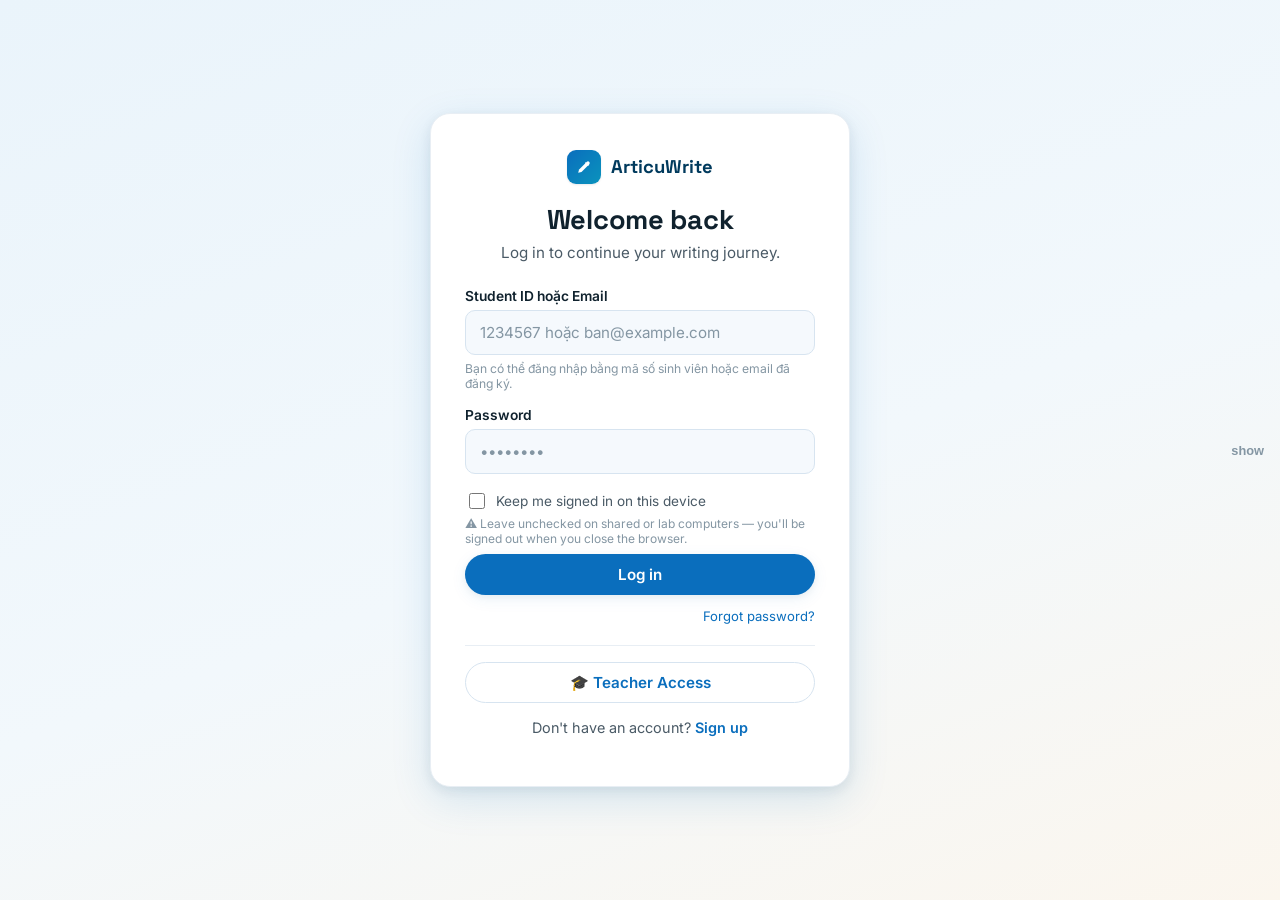
<file: index.html>
<!DOCTYPE html>
<html lang="vi"><head><meta charset="UTF-8">
<meta name="viewport" content="width=device-width, initial-scale=1">
<!-- App icon: SVG data URI — no file, no extra request, no 404 -->
<link rel="icon" href="data:image/svg+xml,%3Csvg%20xmlns='http://www.w3.org/2000/svg'%20viewBox='0%200%2024%2024'%3E%3Crect%20width='24'%20height='24'%20rx='5'%20fill='%230A6EBD'/%3E%3Cg%20transform='translate(12,12)%20scale(1.12)%20translate(-11.2,-12.3)'%3E%3Cpath%20d='M4%2020l1.2-4.2L15%206a2%202%200%200%201%202.8%200l.2.2a2%202%200%200%201%200%202.8L8.2%2018.8%204%2020z'%20fill='%23ffffff'/%3E%3Cpath%20d='M13.5%207.5l3%203'%20stroke='%230A6EBD'%20stroke-width='1.4'%20stroke-linecap='round'/%3E%3C/g%3E%3C/svg%3E">
<link rel="apple-touch-icon" href="data:image/svg+xml,%3Csvg%20xmlns='http://www.w3.org/2000/svg'%20viewBox='0%200%2024%2024'%3E%3Crect%20width='24'%20height='24'%20rx='5'%20fill='%230A6EBD'/%3E%3Cg%20transform='translate(12,12)%20scale(1.12)%20translate(-11.2,-12.3)'%3E%3Cpath%20d='M4%2020l1.2-4.2L15%206a2%202%200%200%201%202.8%200l.2.2a2%202%200%200%201%200%202.8L8.2%2018.8%204%2020z'%20fill='%23ffffff'/%3E%3Cpath%20d='M13.5%207.5l3%203'%20stroke='%230A6EBD'%20stroke-width='1.4'%20stroke-linecap='round'/%3E%3C/g%3E%3C/svg%3E">
<meta name="theme-color" content="#0A6EBD">
<title>ArticuWrite</title></head>
<body><script>
// Route to the right dashboard, but ONLY for a session that is still valid.
// Expired or legacy sessions are cleared so nobody lands in someone else's account.
(function(){
  var SKEY='aw_session';
  function clear(){ try{localStorage.removeItem(SKEY);}catch(e){} try{sessionStorage.removeItem(SKEY);}catch(e){} }
  var raw=null;
  try{ raw=sessionStorage.getItem(SKEY)||localStorage.getItem(SKEY); }catch(e){}
  if(!raw){ location.replace('login.html'); return; }
  try{
    var o=JSON.parse(raw);
    // legacy format (no expiry) → force a fresh login
    if(!o||!o.data||!o.exp||Date.now()>o.exp){ clear(); location.replace('login.html'); return; }
    location.replace(o.data.role==='teacher'?'teacher.html':'student.html');
  }catch(e){ clear(); location.replace('login.html'); }
})();
</script>
<noscript><meta http-equiv="refresh" content="0; url=login.html"></noscript>
</body></html>
</file>
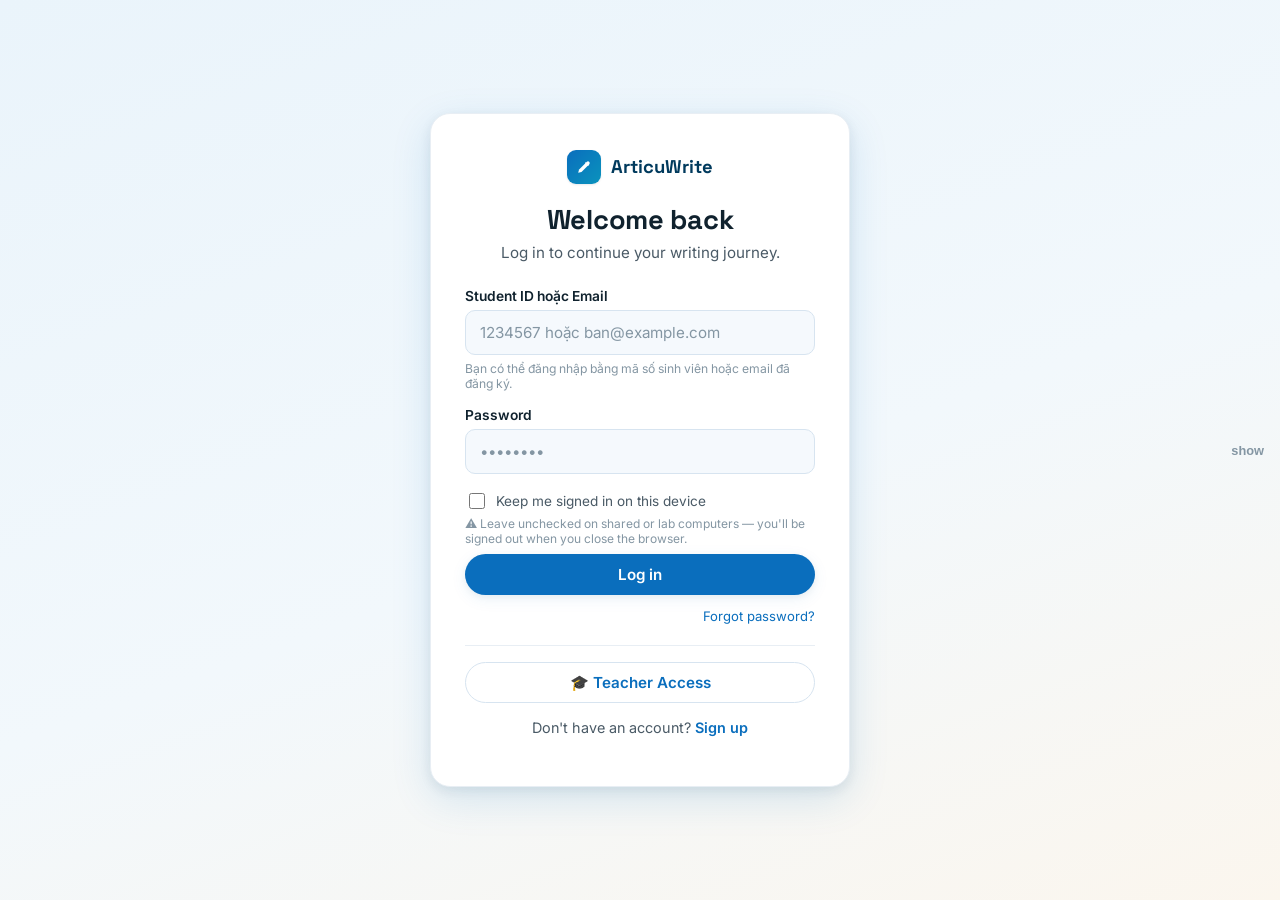
<file: board.html>
<!DOCTYPE html>
<html lang="vi">
<head>
<meta charset="UTF-8">
<meta name="viewport" content="width=device-width, initial-scale=1">
<!-- App icon: SVG data URI — no file, no extra request, no 404 -->
<link rel="icon" href="data:image/svg+xml,%3Csvg%20xmlns='http://www.w3.org/2000/svg'%20viewBox='0%200%2024%2024'%3E%3Crect%20width='24'%20height='24'%20rx='5'%20fill='%230A6EBD'/%3E%3Cg%20transform='translate(12,12)%20scale(1.12)%20translate(-11.2,-12.3)'%3E%3Cpath%20d='M4%2020l1.2-4.2L15%206a2%202%200%200%201%202.8%200l.2.2a2%202%200%200%201%200%202.8L8.2%2018.8%204%2020z'%20fill='%23ffffff'/%3E%3Cpath%20d='M13.5%207.5l3%203'%20stroke='%230A6EBD'%20stroke-width='1.4'%20stroke-linecap='round'/%3E%3C/g%3E%3C/svg%3E">
<link rel="apple-touch-icon" href="data:image/svg+xml,%3Csvg%20xmlns='http://www.w3.org/2000/svg'%20viewBox='0%200%2024%2024'%3E%3Crect%20width='24'%20height='24'%20rx='5'%20fill='%230A6EBD'/%3E%3Cg%20transform='translate(12,12)%20scale(1.12)%20translate(-11.2,-12.3)'%3E%3Cpath%20d='M4%2020l1.2-4.2L15%206a2%202%200%200%201%202.8%200l.2.2a2%202%200%200%201%200%202.8L8.2%2018.8%204%2020z'%20fill='%23ffffff'/%3E%3Cpath%20d='M13.5%207.5l3%203'%20stroke='%230A6EBD'%20stroke-width='1.4'%20stroke-linecap='round'/%3E%3C/g%3E%3C/svg%3E">
<meta name="theme-color" content="#0A6EBD">
<title>Board · ArticuWrite</title>
<link rel="stylesheet" href="aw-theme.css">
<style>
  .aw-board-toolbar{display:flex;gap:4px;align-items:center;flex-wrap:wrap;background:var(--aw-surface);border:1px solid var(--aw-border-2);border-radius:var(--aw-r);padding:8px 10px;margin-bottom:14px;box-shadow:var(--aw-shadow-sm);position:sticky;top:12px;z-index:50}
  .aw-tbtn{min-width:34px;height:34px;border:none;background:none;border-radius:7px;cursor:pointer;color:var(--aw-ink-2);font-weight:700;display:inline-grid;place-items:center;font-size:.9rem;padding:0 8px}
  .aw-tbtn:hover{background:var(--aw-primary-lt);color:var(--aw-primary)}
  .aw-tbtn.on{background:var(--aw-primary);color:#fff}
  .aw-tsep{width:1px;height:22px;background:var(--aw-border);margin:0 4px}
  .aw-tcolor{width:26px;height:26px;border:none;border-radius:6px;cursor:pointer;padding:0;background:none}
  .aw-canvas-wrap{background:var(--aw-surface);border:1px solid var(--aw-border-2);border-radius:var(--aw-r);box-shadow:var(--aw-shadow);overflow:auto;padding:0}
  .aw-canvas{min-height:60vh;padding:40px 48px;font-size:16px;line-height:1.7;color:var(--aw-ink);outline:none;transform-origin:top left;transition:transform .15s,font-size .15s;overflow-wrap:break-word}
  .aw-canvas:empty:before{content:attr(data-ph);color:var(--aw-ink-3)}
  .aw-canvas img{max-width:100%;height:auto;border-radius:8px;margin:6px 0;cursor:pointer}
  .aw-canvas img.selected{outline:2px solid var(--aw-primary);outline-offset:2px}
  .aw-img-controls{position:fixed;z-index:60;display:none;gap:4px;background:var(--aw-primary-dk);border-radius:8px;padding:4px;box-shadow:var(--aw-shadow-lg)}
  /*── student help tools (raise hand / ask teacher) ──*/
  .bd-hand{position:fixed;bottom:78px;right:24px;z-index:400;background:#fff;color:#E0A32E;border:2px solid #E0A32E;border-radius:30px;padding:11px 20px;font-weight:600;font-size:.92rem;cursor:pointer;box-shadow:0 6px 20px rgba(224,163,46,.3);font-family:var(--aw-font-body)}
  .bd-hand:hover{transform:translateY(-2px)}
  .bd-hand.on{background:#E0A32E;color:#fff}
  .bd-ask{position:fixed;bottom:24px;right:24px;z-index:400;background:linear-gradient(135deg,#2E9367,#1E7E42);color:#fff;border:none;border-radius:30px;padding:14px 22px;font-weight:600;font-size:.95rem;cursor:pointer;box-shadow:0 8px 28px rgba(46,147,103,.4);font-family:var(--aw-font-body)}
  .bd-ask:hover{transform:translateY(-2px)}
  .bd-askpanel{position:fixed;bottom:24px;right:24px;z-index:401;width:360px;max-width:calc(100vw - 32px);background:#fff;border-radius:18px;box-shadow:0 24px 70px rgba(0,0,0,.3);display:none;flex-direction:column;overflow:hidden}
  .bd-askpanel.show{display:flex}
  .bd-askhead{background:linear-gradient(135deg,#2E9367,#1E7E42);color:#fff;padding:14px 18px;display:flex;justify-content:space-between;align-items:center}
  .bd-asknote{background:#EAF2FB;color:#0A4A7A;font-size:.78rem;padding:9px 14px;line-height:1.4;border-bottom:1px solid #B8D4F0}
  .bd-askpanel textarea{border:1px solid var(--aw-border);border-radius:8px;padding:10px;margin:12px 14px 8px;font-size:.88rem;font-family:var(--aw-font-body);resize:vertical;min-height:80px;outline:none}
  .bd-askpanel textarea:focus{border-color:var(--aw-primary)}
  .bd-askpanel > .aw-btn{margin:0 14px 14px;width:calc(100% - 28px)}
  .aw-img-controls button{background:none;border:none;color:#fff;padding:5px 8px;font-size:.78rem;cursor:pointer;border-radius:5px}
  .aw-img-controls button:hover{background:rgba(255,255,255,.15)}
  .aw-canvas[contenteditable="false"]{cursor:default}
  .aw-board-head{display:flex;align-items:center;gap:12px;margin-bottom:14px;flex-wrap:wrap}
  .aw-board-title-in{font-family:var(--aw-font-display);font-size:1.3rem;font-weight:600;border:none;background:none;color:var(--aw-ink);outline:none;flex:1;min-width:180px}
  .aw-board-title-in:focus{border-bottom:2px solid var(--aw-primary)}
  .aw-save-dot{font-size:.8rem;color:var(--aw-ink-3)}
  .aw-board-card{background:var(--aw-surface);border:1px solid var(--aw-border-2);border-radius:var(--aw-r);padding:20px;cursor:pointer;transition:transform .14s,box-shadow .16s,border-color .16s;box-shadow:var(--aw-shadow-sm)}
  .aw-board-card:hover{transform:translateY(-3px);box-shadow:var(--aw-shadow-lg);border-color:var(--aw-primary)}
  .aw-board-card h3{margin:0 0 8px;font-family:var(--aw-font-display);font-size:1.05rem}
  .aw-board-card .meta{font-size:.8rem;color:var(--aw-ink-3)}
  .aw-zoom-ind{font-size:.82rem;color:var(--aw-ink-2);min-width:44px;text-align:center}
</style>
</head>
<body>
<div id="app"></div>

<div class="aw-img-controls" id="imgCtrl">
  <button id="imgSmaller">A▼ Smaller</button>
  <button id="imgLarger">A▲ Larger</button>
  <button id="imgFull">⇔ Full width</button>
  <button id="imgRemove">✕ Remove</button>
</div>

<div class="aw-modal-bg" id="boardModal"><div class="aw-modal2 bm-body"></div></div>
<style>
  .aw-modal-bg{position:fixed;inset:0;background:rgba(16,34,46,.5);z-index:500;display:none;align-items:center;justify-content:center;padding:20px}
  .aw-modal-bg.show{display:flex}
  .aw-modal2{background:var(--aw-surface);border-radius:var(--aw-r-lg);width:100%;max-width:460px;box-shadow:var(--aw-shadow-lg);padding:28px}
</style>

<script src="aw-common.js"></script>
<script>
if (typeof AW === 'undefined') {
  document.body.innerHTML = '<div style="max-width:560px;margin:80px auto;padding:30px;border:2px solid #EA4335;border-radius:14px;font-family:system-ui;color:#10222E"><h2>&#9888; Kh&ocirc;ng t&#7843;i &#273;&#432;&#7907;c aw-common.js</h2><p>File <b>aw-common.js</b> v&agrave; <b>aw-theme.css</b> ph&#7843;i n&#7857;m <b>c&ugrave;ng th&#432; m&#7909;c</b> v&#7899;i file HTML n&agrave;y tr&ecirc;n GitHub. Upload &#273;&#7911; ch&uacute;ng r&#7891;i t&#7843;i l&#7841;i trang.</p></div>';
  throw new Error('aw-common.js not loaded');
}

var sess = AW.session.require();
if (!sess) throw 'redirect';
var isTeacher = sess.role === 'teacher';

var nav = isTeacher ? [
  { id:'overview', label:'Class Overview', icon:'overview', href:'teacher.html' },
  { id:'live',     label:'Live Observation', icon:'live', href:'teacher.html#live' },
  { id:'assign',   label:'Assignments', icon:'modes', href:'teacher.html#assignments' },
  { id:'results',  label:'Results', icon:'results', href:'teacher.html#results' },
  { id:'queries',  label:'Feedback Queries', icon:'results', href:'teacher.html#queries' },
  { id:'board',    label:'Interactive Board', icon:'modes', active:true },
  { id:'library',  label:'Library', icon:'library', href:'library.html' },
  { id:'settings', label:'Settings', icon:'settings', href:'teacher.html#settings' },
] : [
  { id:'modes',   label:'Practice Modes', icon:'modes', href:'student.html' },
  { id:'board',   label:'Interactive Board', icon:'modes', active:true },
  { id:'library', label:'Library', icon:'library', href:'library.html' },
  { id:'progress',label:'My Progress', icon:'progress', href:'student.html#progress' },
  { id:'qa',      label:'Q&A with Teacher', icon:'results', href:'student.html#qa' },
  { id:'settings',label:'Settings', icon:'settings', href:'student.html#settings' },
];

var content = AW.renderShell({
  mount:'app', nav:nav,
  eyebrow:(isTeacher?'Teacher':'Student')+' Interface', title:'Interactive Board'
});

var curBoard=null, zoom=1, saveTimer=null, pollTimer=null;
var BASE_CANVAS_PX = 16;  // matches .aw-canvas font-size; student zoom scales from this

/*──── resolve which class this board belongs to ────*/
// Teacher: use the class selected in the dashboard (localStorage 'aw_teacher_class')
// Student: use their own class from session
function myBoardClass(){
  if (isTeacher) return localStorage.getItem('aw_teacher_class') || sess.class || '';
  return sess.class || '';
}

/*──── board list ────*/
var teacherClasses=[];
function showList(){
  stopPoll();
  document.getElementById('awPageTitle').textContent='Interactive Board';
  content.innerHTML =
    (isTeacher ? '<button class="aw-btn aw-btn-primary" id="newBoard" style="margin-bottom:18px">+ New Board</button>' : '') +
    '<div id="boardGrid" class="aw-grid"><div class="aw-empty"><span class="aw-spin aw-spin-dark"></span></div></div>';
  if (isTeacher){
    document.getElementById('newBoard').onclick=openBoardModal;
    // preload teacher's classes for the class dropdown
    AW.api('class.list',{teacherEmail:sess.email}).then(function(r){ teacherClasses=(r&&r.data)||[]; });
  }
  AW.api('board.list',{class:myBoardClass()}).then(function(res){
    var rows=(res&&res.data)||[];
    var grid=document.getElementById('boardGrid');
    if(!rows.length){grid.innerHTML='<div class="aw-empty">'+AW.icon('modes')+'<p>'+(isTeacher?'No boards yet. Click "+ New Board".':'No boards for your class yet.')+'</p></div>';return;}
    grid.innerHTML=rows.map(function(b){
      return '<div class="aw-board-card" data-id="'+AW.esc(b.boardId)+'">' +
        '<h3>'+AW.esc(b.title)+'</h3>' +
        (b.className||b.class?'<span class="aw-tag aw-tag-type" style="font-size:.72rem">'+AW.esc(b.className||b.class)+'</span> ':'') +
        '<div class="meta">Updated: '+(b.updatedAt?new Date(b.updatedAt).toLocaleString():'—')+'</div>' +
        (isTeacher?'<button class="aw-btn aw-btn-ghost" style="padding:5px 12px;margin-top:10px" data-del="'+AW.esc(b.boardId)+'">Delete</button>':'') +
        '</div>';
    }).join('');
    AW.els('.aw-board-card').forEach(function(c){
      c.onclick=function(e){ if(e.target.hasAttribute('data-del'))return; openBoard(c.dataset.id); };
    });
    AW.els('[data-del]').forEach(function(b){
      b.onclick=function(e){ e.stopPropagation();
        if(confirm('Delete this board?')) AW.api('board.delete',{boardId:b.dataset.del}).then(showList);
      };
    });
  });
}

function openBoardModal(){
  var classOpts = teacherClasses.length
    ? teacherClasses.map(function(c){
        var sel=(c.classId===myBoardClass())?' selected':'';
        return '<option value="'+AW.esc(c.classId)+'"'+sel+'>'+AW.esc(c.className)+' ('+AW.esc(c.classId)+')</option>';
      }).join('')
    : '<option value="'+AW.esc(myBoardClass())+'">'+AW.esc(myBoardClass()||'(current class)')+'</option>';
  var bg=document.getElementById('boardModal');
  bg.querySelector('.bm-body').innerHTML=
    '<h2 style="margin:0 0 4px;font-family:var(--aw-font-display);font-size:1.4rem">Create New Board</h2>'+
    '<p style="margin:0 0 18px;color:var(--aw-ink-2);font-size:.9rem">Only students in the selected class will see this board.</p>'+
    '<div class="aw-field"><label class="aw-label">Board title</label>'+
      '<input class="aw-input" id="bmTitle" placeholder="e.g. Week 1 — Lesson Board"></div>'+
    '<div class="aw-field"><label class="aw-label">Class</label>'+
      '<select class="aw-select" id="bmClass" style="width:100%">'+classOpts+'</select></div>'+
    '<div style="display:flex;gap:10px;justify-content:flex-end;margin-top:8px">'+
      '<button class="aw-btn aw-btn-ghost" id="bmCancel">Cancel</button>'+
      '<button class="aw-btn aw-btn-primary" id="bmCreate">Create Board</button>'+
    '</div>';
  bg.classList.add('show');
  document.getElementById('bmCancel').onclick=function(){ bg.classList.remove('show'); };
  document.getElementById('bmCreate').onclick=function(){
    var title=document.getElementById('bmTitle').value.trim();
    var cls=document.getElementById('bmClass').value;
    if(!title){AW.toast('Enter a board title.','err');return;}
    var btn=this; btn.disabled=true; btn.textContent='Creating…';
    AW.api('board.create',{class:cls,title:title,owner:sess.name||sess.email}).then(function(res){
      if(res&&res.success){ bg.classList.remove('show'); AW.toast('Board created','ok'); openBoard(res.data.boardId); }
      else AW.toast('Failed to create','err');
    }).finally(function(){ btn.disabled=false; btn.textContent='Create Board'; });
  };
}

/*──── open board ────*/
function openBoard(id){
  AW.api('board.get',{boardId:id}).then(function(res){
    if(!res||!res.success){AW.toast('Không mở được bảng','err');return;}
    curBoard=res.data; zoom=1;
    renderBoard();
    if(!isTeacher){ pollTimer=setInterval(refreshBoard, 6000); } // students poll for updates
  });
}
function refreshBoard(){
  if(!curBoard)return;
  AW.api('board.get',{boardId:curBoard.boardId}).then(function(res){
    if(res&&res.success && res.data.updatedAt!==curBoard.updatedAt){
      curBoard=res.data;
      var canvas=document.getElementById('canvas');
      if(canvas){
        canvas.innerHTML = isTeacher ? (curBoard.content||'') : renderForStudent(curBoard.content||'');
        applyZoom(); // keep the student's own zoom across live updates
      }
    }
  });
}
function stopPoll(){ if(pollTimer){clearInterval(pollTimer);pollTimer=null;} }

function renderBoard(){
  document.getElementById('awPageTitle').textContent='Interactive Board';
  var toolbar = isTeacher ? buildToolbar() : studentZoomBar();
  content.innerHTML =
    '<div class="aw-board-head">' +
      '<button class="aw-btn aw-btn-ghost" style="padding:7px 14px" onclick="backList()">← Boards</button>' +
      (isTeacher
        ? '<input class="aw-board-title-in" id="boardTitle" value="'+AW.esc(curBoard.title)+'">'
        : '<span class="aw-board-title-in" style="flex:1">'+AW.esc(curBoard.title)+'</span>') +
      '<span class="aw-save-dot" id="saveDot">'+(isTeacher?'Saved':'View only')+'</span>' +
      '<button class="aw-btn aw-btn-accent" style="padding:8px 16px" onclick="exportPDF()">Export PDF</button>' +
    '</div>' +
    toolbar +
    '<div class="aw-canvas-wrap"><div class="aw-canvas" id="canvas" '+
      (isTeacher?'contenteditable="true"':'contenteditable="false"')+
      ' data-ph="'+(isTeacher?'Type here, paste text or images, format freely…':'')+'"></div></div>';

  var canvas=document.getElementById('canvas');
  canvas.innerHTML = isTeacher ? (curBoard.content||'') : renderForStudent(curBoard.content||'');

  if(isTeacher){
    wireToolbar();
    document.getElementById('boardTitle').oninput=scheduleSave;
    canvas.addEventListener('input', scheduleSave);
    canvas.addEventListener('paste', onPaste);
  } else {
    wireStudentZoom();
    mountBoardHelp();
  }
}

/*── Students can raise a hand / ask the teacher while reading the board ──*/
function mountBoardHelp(){
  if(document.getElementById('bdHelp'))return;
  var w=document.createElement('div');
  w.id='bdHelp';
  w.innerHTML=
    '<button class="bd-hand" id="bdHand">✋ Raise hand</button>' +
    '<button class="bd-ask" id="bdAsk">🙋 Ask Teacher</button>' +
    '<div class="bd-askpanel" id="bdAskPanel">' +
      '<div class="bd-askhead"><b>Ask your teacher</b>' +
        '<button id="bdAskClose" style="background:none;border:none;color:#fff;font-size:1.2rem;cursor:pointer;line-height:1">×</button></div>' +
      '<div class="bd-asknote">Your teacher sees this live. Replies appear in <b>Q&amp;A with Teacher</b>.</div>' +
      '<textarea id="bdAskText" placeholder="Type your question about the board…"></textarea>' +
      '<button class="aw-btn aw-btn-primary" id="bdAskSend">Send</button>' +
    '</div>';
  document.body.appendChild(w);

  var raised=false;
  document.getElementById('bdHand').onclick=function(){
    raised=!raised;
    var b=this;
    AW.api('write.raiseHand',{
      studentId:sess.studentId, name:sess.name, class:sess.class,
      raised:raised, where:'Interactive Board', mode:'board'
    }).then(function(res){
      if(res&&res.success){
        b.textContent=raised?'✋ Hand raised':'✋ Raise hand';
        b.classList.toggle('on',raised);
        AW.toast(raised?'Teacher notified you raised your hand':'Hand lowered','ok');
      } else { raised=!raised; AW.toast('Could not reach the teacher','err'); }
    });
  };
  var panel=document.getElementById('bdAskPanel');
  var askFab=document.getElementById('bdAsk'), handFab=document.getElementById('bdHand');
  function showPanel(on){
    panel.classList.toggle('show', on);
    askFab.style.display = on ? 'none' : '';
    handFab.style.display = on ? 'none' : '';   // otherwise it floats over the panel
  }
  askFab.onclick=function(){ showPanel(true); document.getElementById('bdAskText').focus(); };
  document.getElementById('bdAskClose').onclick=function(){ showPanel(false); };
  document.getElementById('bdAskSend').onclick=function(){
    var t=document.getElementById('bdAskText');
    var q=(t.value||'').trim(); if(!q){AW.toast('Type your question','err');return;}
    var btn=this; btn.disabled=true; btn.textContent='Sending…';
    AW.api('query.create',{
      class:sess.class, studentId:sess.studentId, studentName:sess.name,
      mode:'board', topic:(curBoard&&curBoard.title)||'Interactive Board',
      topicId:(curBoard&&curBoard.boardId)||'', question:q, phase:'live'
    }).then(function(res){
      if(res&&res.success){ AW.toast('Sent to your teacher','ok'); t.value=''; panel.classList.remove('show'); }
      else AW.toast('Failed to send','err');
    }).finally(function(){ btn.disabled=false; btn.textContent='Send'; });
  };
}

/*── Student view ──
  Teachers enlarge text so the whole class can read it on the projector.
  On a student's own screen that huge text is unhelpful, so we strip the
  teacher's font-size choices (keeping every other format: bold, colour,
  highlight, lists, images) and give students their own zoom instead. */
function renderForStudent(html){
  var tmp=document.createElement('div');
  tmp.innerHTML=html||'';
  tmp.querySelectorAll('[style]').forEach(function(el){
    el.style.removeProperty('font-size');
    if(!el.getAttribute('style')) el.removeAttribute('style');
  });
  // legacy <font size> tags from execCommand
  tmp.querySelectorAll('font[size]').forEach(function(el){ el.removeAttribute('size'); });
  return tmp.innerHTML;
}
function studentZoomBar(){
  return '<div class="aw-board-toolbar" id="tb" style="justify-content:flex-end">' +
    '<span style="font-size:.8rem;color:var(--aw-ink-3);margin-right:6px">Your view:</span>' +
    '<button class="aw-tbtn" data-szoom="out" title="Zoom out">➖</button>' +
    '<span class="aw-zoom-ind" id="zoomInd">100%</span>' +
    '<button class="aw-tbtn" data-szoom="in" title="Zoom in">➕</button>' +
    '<button class="aw-tbtn" data-szoom="reset" title="Reset zoom" style="font-size:.75rem">Reset</button>' +
  '</div>';
}
function wireStudentZoom(){
  AW.els('[data-szoom]').forEach(function(b){
    b.onclick=function(){
      var d=b.dataset.szoom;
      if(d==='reset') zoom=1;
      else zoom=Math.min(3, Math.max(0.5, zoom + (d==='in'?0.1:-0.1)));
      applyZoom();
    };
  });
}
window.backList=function(){ stopPoll(); if(isTeacher)saveNow(); showList(); };

/*──── toolbar (teacher only) ────*/
function buildToolbar(){
  return '<div class="aw-board-toolbar" id="tb">' +
    tb('bold','<b>B</b>')+tb('italic','<i>I</i>')+tb('underline','<u>U</u>')+tb('strikeThrough','<s>S</s>')+
    '<span class="aw-tsep"></span>' +
    tb('fontUp','A▲')+tb('fontDown','A▼')+
    '<span class="aw-tsep"></span>' +
    '<input type="color" class="aw-tcolor" id="txtColor" title="Text color" value="#0A6EBD">' +
    '<button class="aw-tbtn" data-hl title="Highlight">🖍</button>' +
    '<button class="aw-tbtn" data-hloff title="Remove highlight">🚫🖍</button>' +
    '<button class="aw-tbtn" data-clear title="Clear formatting">✕ Format</button>' +
    '<span class="aw-tsep"></span>' +
    tb('insertUnorderedList','• List')+tb('justifyLeft','⇤')+tb('justifyCenter','⇔')+
    '<span class="aw-tsep"></span>' +
    '<button class="aw-tbtn" id="imgBtn" title="Insert image">🖼 Image</button>' +
    '<input type="file" id="imgFile" accept="image/*" style="display:none">' +
    '<span class="aw-tsep"></span>' +
    '<button class="aw-tbtn" data-zoom="out" title="Zoom out">➖</button>' +
    '<span class="aw-zoom-ind" id="zoomInd">100%</span>' +
    '<button class="aw-tbtn" data-zoom="in" title="Zoom in">➕</button>' +
  '</div>';
}
function tb(cmd,label){ return '<button class="aw-tbtn" data-cmd="'+cmd+'">'+label+'</button>'; }

function wireToolbar(){
  var canvas=document.getElementById('canvas');
  AW.els('#tb [data-cmd]').forEach(function(b){
    b.onclick=function(){
      var c=b.dataset.cmd;
      if(c==='fontUp'){ changeFont(1); }
      else if(c==='fontDown'){ changeFont(-1); }
      else { document.execCommand(c,false,null); }
      canvas.focus(); scheduleSave();
    };
  });
  document.getElementById('txtColor').oninput=function(){
    document.execCommand('foreColor',false,this.value); scheduleSave();
  };
  AW.el('[data-hl]').onclick=function(){
    document.execCommand('hiliteColor',false,'#FFF1A8')||document.execCommand('backColor',false,'#FFF1A8');
    scheduleSave();
  };
  AW.el('[data-hloff]').onclick=function(){
    // remove highlight by setting background to transparent/white
    document.execCommand('hiliteColor',false,'transparent')||document.execCommand('backColor',false,'transparent');
    canvas.focus(); scheduleSave();
  };
  AW.el('[data-clear]').onclick=function(){
    document.execCommand('removeFormat',false,null);
    document.execCommand('hiliteColor',false,'transparent');
    canvas.focus(); scheduleSave();
  };
  AW.els('[data-zoom]').forEach(function(b){
    b.onclick=function(){ zoom=Math.max(.5,Math.min(3, zoom+(b.dataset.zoom==='in'?.1:-.1))); applyZoom(); };
  });
  document.getElementById('imgBtn').onclick=function(){ document.getElementById('imgFile').click(); };
  document.getElementById('imgFile').onchange=function(){ if(this.files[0]) handleImage(this.files[0]); };
}
// zoom scales the canvas view only — it is never saved into the board content
// Zoom is a view-only setting — it is never saved into the board content.
// Teacher: scales the whole canvas, so the projector shows the exact layout.
// Student: scales the text size only, so the column keeps its width and
// long lines simply re-wrap instead of running off the side.
function applyZoom(){
  var canvas=document.getElementById('canvas'); if(!canvas)return;
  if(isTeacher){
    canvas.style.transform='scale('+zoom+')';
  } else {
    canvas.style.fontSize=(BASE_CANVAS_PX*zoom).toFixed(1)+'px';
  }
  var ind=document.getElementById('zoomInd');
  if(ind) ind.textContent=Math.round(zoom*100)+'%';
}
function changeFont(dir){
  // apply real px font-size to the selection, stepping between preset sizes up to 120px
  var sizes=[14,16,18,20,24,28,32,40,48,64,80,100,120];
  var sel=window.getSelection();
  if(!sel.rangeCount || sel.isCollapsed){ AW.toast('Select some text first','err'); return; }
  // find current size from the anchor
  var node=sel.anchorNode; node=node.nodeType===3?node.parentNode:node;
  var cur=parseInt(window.getComputedStyle(node).fontSize,10)||16;
  // nearest index
  var i=0, best=1e9;
  sizes.forEach(function(s,si){ var d=Math.abs(s-cur); if(d<best){best=d;i=si;} });
  i = Math.max(0, Math.min(sizes.length-1, i + (dir>0?1:-1)));
  var px=sizes[i];
  // wrap selection in a span with the chosen size
  var range=sel.getRangeAt(0);
  var span=document.createElement('span');
  span.style.fontSize=px+'px';
  try{
    span.appendChild(range.extractContents());
    range.insertNode(span);
    // reselect
    sel.removeAllRanges();
    var nr=document.createRange(); nr.selectNodeContents(span); sel.addRange(nr);
  }catch(e){ document.execCommand('fontSize',false,dir>0?'5':'3'); }
  AW.toast('Font size: '+px+'px'+(px===120?' (max)':''),'ok',1200);
  if(typeof scheduleSave==='function') scheduleSave();
}

/*──── image handling ────*/
function onPaste(e){
  var items=(e.clipboardData||{}).items||[];
  for(var i=0;i<items.length;i++){
    if(items[i].type.indexOf('image')===0){
      e.preventDefault();
      handleImage(items[i].getAsFile());
      return;
    }
  }
}
function handleImage(file){
  // small (<200KB) → compress to base64 inline; larger → upload to Drive
  var reader=new FileReader();
  reader.onload=function(){
    compress(reader.result, function(dataUrl, sizeKB){
      if(sizeKB < 180){ insertImg(dataUrl); scheduleSave(); }
      else {
        AW.toast('Uploading image…');
        AW.api('board.uploadImage',{dataUrl:dataUrl,name:file.name}).then(function(res){
          if(res&&res.success){ insertImg(res.data.url); scheduleSave(); AW.toast('Đã chèn ảnh','ok'); }
          else AW.toast((res&&res.error)||'Upload lỗi','err');
        });
      }
    });
  };
  reader.readAsDataURL(file);
}
function compress(dataUrl, cb){
  var img=new Image();
  img.onload=function(){
    var max=1200, w=img.width, h=img.height;
    if(w>max){ h=h*max/w; w=max; }
    var cv=document.createElement('canvas'); cv.width=w; cv.height=h;
    cv.getContext('2d').drawImage(img,0,0,w,h);
    var out=cv.toDataURL('image/jpeg',0.82);
    cb(out, Math.round(out.length*0.75/1024));
  };
  img.onerror=function(){ cb(dataUrl, 999); };
  img.src=dataUrl;
}
function insertImg(url){
  var canvas=document.getElementById('canvas'); canvas.focus();
  document.execCommand('insertHTML',false,'<img src="'+url+'" alt="board image">');
}

/*──── image resize & select (teacher only) ────*/
var selectedImg=null;
var imgCtrl=document.getElementById('imgCtrl');
if(isTeacher){
  document.addEventListener('click',function(e){
    if(e.target.tagName==='IMG' && document.getElementById('canvas').contains(e.target)){
      if(selectedImg) selectedImg.classList.remove('selected');
      selectedImg=e.target; selectedImg.classList.add('selected');
      imgCtrl.style.display='flex';
      imgCtrl.style.top=(e.clientY+10)+'px';
      imgCtrl.style.left=(e.clientX-80)+'px';
    } else if(!imgCtrl.contains(e.target)){
      if(selectedImg){selectedImg.classList.remove('selected');selectedImg=null;}
      imgCtrl.style.display='none';
    }
  });
  document.getElementById('imgSmaller').onclick=function(){
    if(!selectedImg)return;
    var w=selectedImg.width||selectedImg.offsetWidth||200;
    selectedImg.style.width=Math.max(80,w*0.75)+'px';scheduleSave();
  };
  document.getElementById('imgLarger').onclick=function(){
    if(!selectedImg)return;
    var w=selectedImg.width||selectedImg.offsetWidth||200;
    selectedImg.style.width=Math.min(1200,w*1.33)+'px';scheduleSave();
  };
  document.getElementById('imgFull').onclick=function(){
    if(!selectedImg)return;
    selectedImg.style.width='100%';scheduleSave();
  };
  document.getElementById('imgRemove').onclick=function(){
    if(!selectedImg)return;
    selectedImg.parentNode&&selectedImg.parentNode.removeChild(selectedImg);
    selectedImg=null;imgCtrl.style.display='none';scheduleSave();
  };
}
function scheduleSave(){
  var dot=document.getElementById('saveDot'); if(dot)dot.textContent='Saving…';
  clearTimeout(saveTimer); saveTimer=setTimeout(saveNow, 1500);
}
function saveNow(){
  if(!curBoard||!isTeacher)return;
  var canvas=document.getElementById('canvas'); if(!canvas)return;
  var title=document.getElementById('boardTitle'); title=title?title.value:curBoard.title;
  curBoard.content=canvas.innerHTML; curBoard.title=title;
  AW.api('board.save',{boardId:curBoard.boardId,title:title,content:canvas.innerHTML}).then(function(res){
    var dot=document.getElementById('saveDot');
    if(dot)dot.textContent = (res&&res.success)?'Saved':'Save failed';
  });
}

/*──── export PDF (print) ────*/
window.exportPDF=function(){
  var canvas=document.getElementById('canvas');
  var w=window.open('','_blank');
  w.document.write('<html><head><title>'+AW.esc(curBoard.title)+'</title>'+
    '<style>body{font-family:Inter,system-ui,sans-serif;padding:40px;line-height:1.7;color:#10222E}'+
    'img{max-width:100%;border-radius:8px}h1{font-family:Georgia,serif}</style></head><body>'+
    '<h1>'+AW.esc(curBoard.title)+'</h1>'+canvas.innerHTML+'</body></html>');
  w.document.close();
  setTimeout(function(){ w.print(); }, 400);
};

showList();
</script>
</body>
</html>
</file>
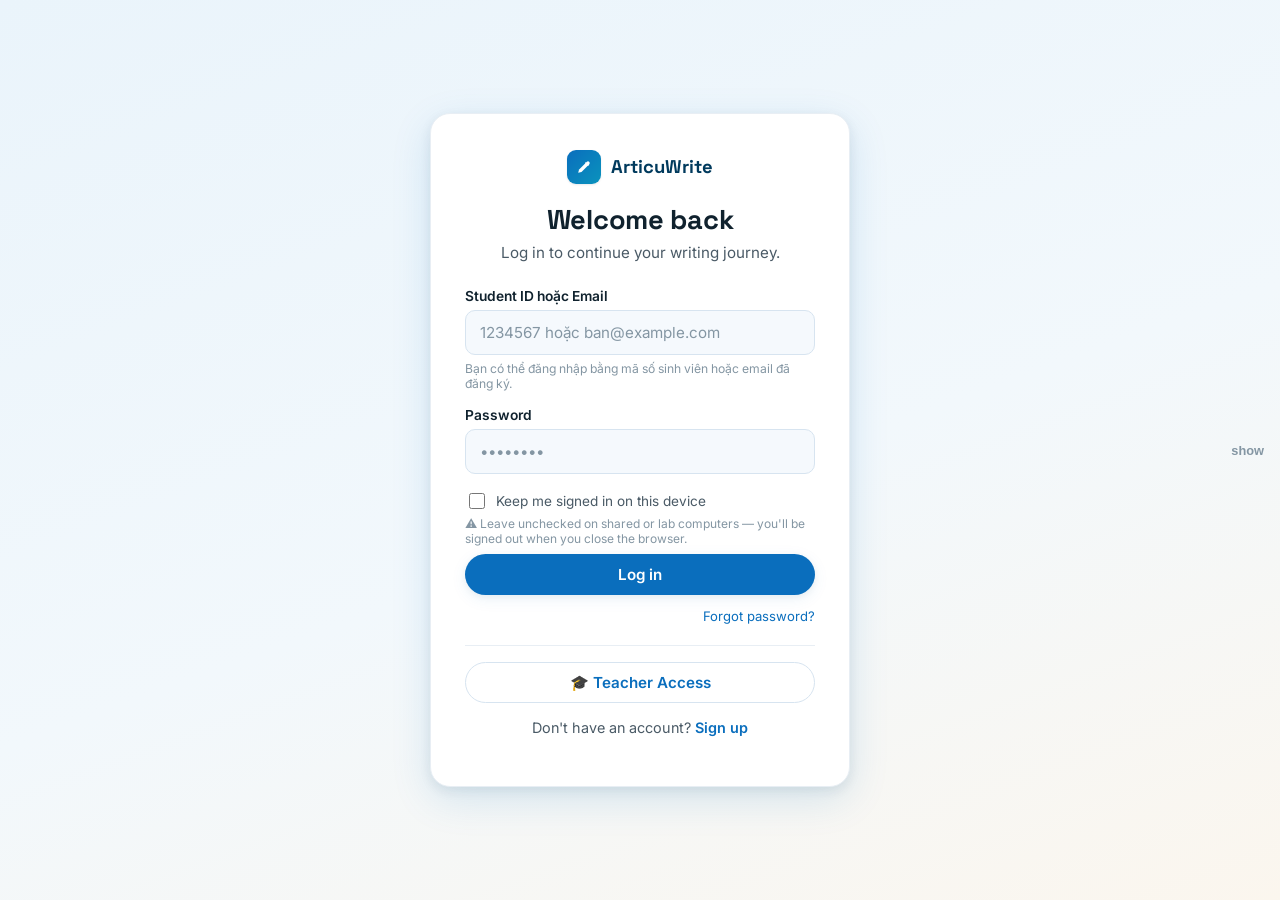
<file: library.html>
<!DOCTYPE html>
<html lang="vi">
<head>
<meta charset="UTF-8">
<meta name="viewport" content="width=device-width, initial-scale=1">
<!-- App icon: SVG data URI — no file, no extra request, no 404 -->
<link rel="icon" href="data:image/svg+xml,%3Csvg%20xmlns='http://www.w3.org/2000/svg'%20viewBox='0%200%2024%2024'%3E%3Crect%20width='24'%20height='24'%20rx='5'%20fill='%230A6EBD'/%3E%3Cg%20transform='translate(12,12)%20scale(1.12)%20translate(-11.2,-12.3)'%3E%3Cpath%20d='M4%2020l1.2-4.2L15%206a2%202%200%200%201%202.8%200l.2.2a2%202%200%200%201%200%202.8L8.2%2018.8%204%2020z'%20fill='%23ffffff'/%3E%3Cpath%20d='M13.5%207.5l3%203'%20stroke='%230A6EBD'%20stroke-width='1.4'%20stroke-linecap='round'/%3E%3C/g%3E%3C/svg%3E">
<link rel="apple-touch-icon" href="data:image/svg+xml,%3Csvg%20xmlns='http://www.w3.org/2000/svg'%20viewBox='0%200%2024%2024'%3E%3Crect%20width='24'%20height='24'%20rx='5'%20fill='%230A6EBD'/%3E%3Cg%20transform='translate(12,12)%20scale(1.12)%20translate(-11.2,-12.3)'%3E%3Cpath%20d='M4%2020l1.2-4.2L15%206a2%202%200%200%201%202.8%200l.2.2a2%202%200%200%201%200%202.8L8.2%2018.8%204%2020z'%20fill='%23ffffff'/%3E%3Cpath%20d='M13.5%207.5l3%203'%20stroke='%230A6EBD'%20stroke-width='1.4'%20stroke-linecap='round'/%3E%3C/g%3E%3C/svg%3E">
<meta name="theme-color" content="#0A6EBD">
<title>Library · ArticuWrite</title>
<link rel="stylesheet" href="aw-theme.css">
<style>
  .aw-modal-bg{position:fixed;inset:0;background:rgba(16,34,46,.5);z-index:500;display:none;align-items:center;justify-content:center;padding:20px}
  .aw-modal-bg.show{display:flex}
  .aw-modal2{background:var(--aw-surface);border-radius:var(--aw-r-lg);width:100%;max-width:720px;max-height:88vh;overflow-y:auto;box-shadow:var(--aw-shadow-lg);padding:28px}
  .aw-modal2 h2{font-family:var(--aw-font-display);margin:0 0 4px;font-size:1.3rem}
  .aw-outline-para{background:var(--aw-surface-2);border:1px solid var(--aw-border-2);border-radius:var(--aw-r);padding:16px 18px;margin-top:14px}
  .aw-outline-para h4{margin:0 0 10px;color:var(--aw-primary);font-size:.95rem}
  .aw-mp{border-left:3px solid var(--aw-primary);padding-left:12px;margin-bottom:12px}
  .aw-mp-row{font-size:.88rem;line-height:1.5;margin-bottom:3px}
  .aw-mp-row b{color:var(--aw-ink);font-weight:600}
  .aw-lock-note{background:#FFF6E5;border:1px solid #F5D98A;border-radius:var(--aw-r-sm);padding:14px;color:#7A5A0A;font-size:.88rem;margin-top:14px}
  .aw-toggle{position:relative;display:inline-flex;align-items:center;gap:8px;cursor:pointer;font-size:.82rem;font-weight:600}
  .aw-toggle input{display:none}
  .aw-toggle .track{width:40px;height:22px;background:var(--aw-border);border-radius:12px;transition:background .2s;position:relative}
  .aw-toggle .track:after{content:'';position:absolute;top:2px;left:2px;width:18px;height:18px;background:#fff;border-radius:50%;transition:transform .2s;box-shadow:var(--aw-shadow-sm)}
  .aw-toggle input:checked+.track{background:var(--aw-writing)}
  .aw-toggle input:checked+.track:after{transform:translateX(18px)}
  .aw-lock-badge{font-size:.7rem;font-weight:700;padding:3px 9px;border-radius:var(--aw-r-pill)}
  .aw-lock-open{background:#E4F5EA;color:#1E7E42}
  .aw-lock-closed{background:#F0F1F3;color:#6B7683}
  .ac-box{background:var(--aw-surface-2);border:1px solid var(--aw-border-2);border-radius:var(--aw-r);padding:14px 16px;margin:14px 0}
  .ac-chip{border:1px solid var(--aw-border);border-radius:var(--aw-r-pill);padding:5px 12px;font-size:.78rem;font-weight:600;cursor:pointer;margin:0 4px 4px 0;background:#fff;transition:all .15s}
  .ac-chip.ac-open{background:#E4F5EA;color:#1E7E42;border-color:#9FD9B4}
  .ac-chip.ac-locked{background:#FDEAEA;color:#C0392B;border-color:#F0B0AB}
  .ac-chip.ac-none{background:#fff;color:var(--aw-ink-2)}
  .ac-chip:hover{filter:brightness(.96)}
</style>
</head>
<body>
<div id="app"></div>
<div class="aw-modal-bg" id="modalBg"><div class="aw-modal2" id="modalBody"></div></div>

<script src="aw-common.js"></script>
<script>
if (typeof AW === 'undefined') {
  document.body.innerHTML = '<div style="max-width:560px;margin:80px auto;padding:30px;border:2px solid #EA4335;border-radius:14px;font-family:system-ui;color:#10222E"><h2>&#9888; Kh&ocirc;ng t&#7843;i &#273;&#432;&#7907;c aw-common.js</h2><p>File <b>aw-common.js</b> v&agrave; <b>aw-theme.css</b> ph&#7843;i n&#7857;m <b>c&ugrave;ng th&#432; m&#7909;c</b> v&#7899;i c&aacute;c file HTML tr&ecirc;n GitHub. H&atilde;y upload &#273;&#7911; ch&uacute;ng r&#7891;i t&#7843;i l&#7841;i trang.</p></div>';
  throw new Error('aw-common.js not loaded');
}

var sess = AW.session.require();
if (!sess) throw 'redirect';
var isTeacher = sess.role === 'teacher';

var nav = isTeacher ? [
  { id:'overview', label:'Class Overview', icon:'overview', href:'teacher.html' },
  { id:'live',     label:'Live Observation', icon:'live', href:'teacher.html#live' },
  { id:'assignments', label:'Assignments', icon:'modes', href:'teacher.html#assignments' },
  { id:'results',  label:'Results', icon:'results', href:'teacher.html#results' },
  { id:'board',    label:'Interactive Board', icon:'modes', href:'board.html' },
  { id:'library',  label:'Library', icon:'library', active:true },
] : [
  { id:'modes',   label:'Practice Modes', icon:'modes', href:'student.html' },
  { id:'board',   label:'Interactive Board', icon:'modes', href:'board.html' },
  { id:'library', label:'Library', icon:'library', active:true },
  { id:'progress',label:'My Progress', icon:'progress', href:'student.html#progress' },
];

var content = AW.renderShell({
  mount:'app', nav:nav,
  eyebrow:(isTeacher?'Teacher':'Student')+' Interface', title:'Library'
});

content.innerHTML =
  (isTeacher ? '<div style="display:flex;align-items:center;gap:14px;background:var(--aw-surface);border:1px solid var(--aw-border-2);border-radius:var(--aw-r);padding:12px 18px;margin-bottom:16px;box-shadow:var(--aw-shadow-sm)">'+
    '<span style="font-weight:600;font-size:.9rem">Master outline control:</span>'+
    '<button class="aw-btn aw-btn-ghost" id="lockAllBtn" style="padding:7px 14px">🔒 Lock all</button>'+
    '<button class="aw-btn aw-btn-accent" id="openAllBtn" style="padding:7px 14px">🔓 Open all</button>'+
    '<span style="font-size:.82rem;color:var(--aw-ink-3);margin-left:auto">Then open individual prompts below.</span>'+
  '</div>' : '') +
  '<div class="aw-toolbar">' +
    '<div class="aw-search">'+AW.icon('search')+'<input id="q" placeholder="Search questions, topics, keywords…"></div>' +
    '<select class="aw-select" id="fTopic"><option value="">By topic</option></select>' +
    '<select class="aw-select" id="fType"><option value="">Task type</option></select>' +
  '</div>' +
  '<div id="grid" class="aw-grid"></div>' +
  '<div id="empty" class="aw-empty" style="display:none">'+AW.icon('library')+'<p>No prompts found.</p></div>';

if (isTeacher) {
  document.getElementById('lockAllBtn').onclick=function(){ masterLock(false); };
  document.getElementById('openAllBtn').onclick=function(){ masterLock(true); };
}
function masterLock(open){
  AW.toast(open?'Đang mở tất cả…':'Đang khoá tất cả…');
  AW.api('library.lockAll',{open:open}).then(function(res){
    if(res&&res.success){
      flat.forEach(function(q){ q.outlineUnlocked=open; });
      AW.toast(open?'Đã mở dàn ý toàn bộ':'Đã khoá dàn ý toàn bộ','ok');
      applyFilters();
    } else AW.toast('Không đổi được','err');
  });
}

var flat=[], grid=document.getElementById('grid'), empty=document.getElementById('empty');
grid.innerHTML='<div class="aw-empty"><span class="aw-spin aw-spin-dark"></span><p>Loading library…</p></div>';

var myClasses=[], classRosters={};
if(isTeacher){
  AW.api('class.list',{teacherEmail:sess.email}).then(function(r){ myClasses=(r&&r.data)||[]; });
}

var libCtx = isTeacher ? {} : { studentId:sess.studentId, class:sess.class };
AW.api('write.getLibrary',libCtx).then(function(res){
  if(!res||!res.success){grid.innerHTML='';empty.style.display='';return;}
  var lib=res.data||[];
  var topics={}, types={};
  lib.forEach(function(t){
    topics[t.topic]=1;
    (t.questions||[]).forEach(function(q){
      q.topic=t.topic; if(q.taskType)types[q.taskType]=1; flat.push(q);
    });
  });
  var fTopic=document.getElementById('fTopic');
  Object.keys(topics).forEach(function(tp){var o=document.createElement('option');o.value=tp;o.textContent=tp;fTopic.appendChild(o);});
  var fType=document.getElementById('fType');
  Object.keys(types).forEach(function(ty){var o=document.createElement('option');o.value=ty;o.textContent=ty;fType.appendChild(o);});
  render(flat);
}).catch(function(){grid.innerHTML='';empty.style.display='';});

function render(list){
  if(!list.length){grid.innerHTML='';empty.style.display='';return;}
  empty.style.display='none';
  grid.innerHTML=list.map(function(q,i){
    var lockBadge = isTeacher
      ? '<span class="aw-lock-badge '+(q.outlineUnlocked?'aw-lock-open':'aw-lock-closed')+'">'+(q.outlineUnlocked?'Outline: Open':'Outline: Locked')+'</span>'
      : '';
    return '<div class="aw-lib-card" data-i="'+i+'">' +
      '<h3 class="aw-lib-title">'+AW.esc(q.question||q.topic)+'</h3>' +
      (q.taskType?'<span class="aw-tag aw-tag-type">'+AW.esc(q.taskType)+'</span> ':'') +
      lockBadge +
      '<p class="aw-lib-desc">'+AW.esc(q.keywords||q.topic)+'</p>' +
    '</div>';
  }).join('');
  AW.els('.aw-lib-card').forEach(function(card){
    card.onclick=function(){ openDetail(list[+card.dataset.i]); };
  });
}

function applyFilters(){
  var v=(document.getElementById('q').value||'').toLowerCase();
  var tp=document.getElementById('fTopic').value, ty=document.getElementById('fType').value;
  render(flat.filter(function(q){
    if(tp&&q.topic!==tp)return false;
    if(ty&&q.taskType!==ty)return false;
    if(v){var hay=(q.question+' '+q.topic+' '+q.keywords+' '+q.taskType).toLowerCase();if(hay.indexOf(v)===-1)return false;}
    return true;
  }));
}
document.getElementById('q').oninput=applyFilters;
document.getElementById('fTopic').onchange=applyFilters;
document.getElementById('fType').onchange=applyFilters;

function mpBlock(label,mp){
  if(!mp || (!mp.mp&&!mp.why&&!mp.example&&!mp.result)) return '';
  return '<div class="aw-mp">'+
    (mp.mp?'<div class="aw-mp-row"><b>'+label+' — Main point:</b> '+AW.esc(mp.mp)+'</div>':'')+
    (mp.why?'<div class="aw-mp-row"><b>Why:</b> '+AW.esc(mp.why)+'</div>':'')+
    (mp.example?'<div class="aw-mp-row"><b>Example:</b> '+AW.esc(mp.example)+'</div>':'')+
    (mp.result?'<div class="aw-mp-row"><b>Result:</b> '+AW.esc(mp.result)+'</div>':'')+
  '</div>';
}
function outlineHtml(q){
  var b1=mpBlock('MP1',q.body1.mp1)+mpBlock('MP2',q.body1.mp2);
  var b2=mpBlock('MP1',q.body2.mp1)+mpBlock('MP2',q.body2.mp2);
  var html='';
  if(b1) html+='<div class="aw-outline-para"><h4>Body Paragraph 1</h4>'+b1+'</div>';
  if(b2) html+='<div class="aw-outline-para"><h4>Body Paragraph 2</h4>'+b2+'</div>';
  return html || '<p style="color:var(--aw-ink-3)">No model outline for this prompt yet.</p>';
}

function accessManagerHtml(q){
  // current rules for this prompt
  var rules = q.accessRules || [];
  function ruleState(scope,target){
    var r=rules.filter(function(x){return x.scope===scope && String(x.target)===String(target);})[0];
    return r?r.state:'';
  }
  var allState = ruleState('all','') || (q.globalOpen?'Open':'');
  var classChips = myClasses.map(function(c){
    var st=ruleState('class',c.classId);
    var cls = st==='Open'?'ac-open':(st==='Locked'?'ac-locked':'ac-none');
    return '<button class="ac-chip '+cls+'" data-scope="class" data-target="'+AW.esc(c.classId)+'" data-q="'+AW.esc(q.question)+'">'+
      AW.esc(c.className)+(st?' · '+st:'')+'</button>';
  }).join('');
  return '<div class="ac-box">'+
    '<h4 style="margin:0 0 8px;font-size:.85rem;text-transform:uppercase;color:var(--aw-primary)">🔓 Assign outline access</h4>'+
    '<div style="margin-bottom:10px"><b style="font-size:.82rem">Everyone:</b> '+
      '<button class="ac-chip '+(allState==='Open'?'ac-open':'ac-none')+'" data-scope="all" data-target="" data-q="'+AW.esc(q.question)+'" data-state="Open">Open for all</button>'+
      '<button class="ac-chip '+(allState==='Locked'?'ac-locked':'ac-none')+'" data-scope="all" data-target="" data-q="'+AW.esc(q.question)+'" data-state="Locked">Lock for all</button>'+
    '</div>'+
    (myClasses.length?'<div style="margin-bottom:10px"><b style="font-size:.82rem">By class</b> (click to cycle Open→Lock→default):<br><div style="margin-top:6px;display:flex;flex-wrap:wrap;gap:6px">'+classChips+'</div></div>':'')+
    '<div><b style="font-size:.82rem">By student:</b> '+
      '<div style="display:flex;gap:6px;margin-top:6px;flex-wrap:wrap">'+
        '<input class="aw-input" id="acStuId" placeholder="Student ID" style="width:150px;padding:6px 10px">'+
        '<button class="ac-chip ac-open" data-scope="student" data-state="Open" data-q="'+AW.esc(q.question)+'" id="acStuOpen">Open for student</button>'+
        '<button class="ac-chip ac-locked" data-scope="student" data-state="Locked" data-q="'+AW.esc(q.question)+'" id="acStuLock">Lock for student</button>'+
      '</div>'+
      (rules.filter(function(x){return x.scope==='student';}).length?
        '<div style="margin-top:8px;font-size:.8rem;color:var(--aw-ink-2)">Student rules: '+
        rules.filter(function(x){return x.scope==='student';}).map(function(x){return AW.esc(x.target)+' ('+x.state+')';}).join(', ')+'</div>':'')+
    '</div>'+
  '</div>';
}

function openDetail(q){
  var body=document.getElementById('modalBody');
  var showOutline = isTeacher || q.outlineUnlocked;
  body.innerHTML=
    '<div style="display:flex;justify-content:space-between;align-items:start;gap:12px">'+
      '<div><div class="aw-eyebrow">'+AW.esc(q.topic)+(q.taskType?' · '+AW.esc(q.taskType):'')+'</div>'+
      '<h2>'+AW.esc(q.question)+'</h2></div>'+
      '<button class="aw-btn aw-btn-ghost" style="padding:6px 14px" onclick="closeDetail()">Close</button>'+
    '</div>'+
    (q.keywords?'<p style="color:var(--aw-ink-2);font-size:.9rem"><b>Keywords:</b> '+AW.esc(q.keywords)+'</p>':'')+
    (isTeacher?accessManagerHtml(q):'')+
    (showOutline
      ? '<h3 style="font-family:var(--aw-font-display);margin:18px 0 0">Suggested Outline</h3>'+outlineHtml(q)
      : '<div class="aw-lock-note">🔒 The model outline for this prompt is locked. Your teacher will open it when appropriate. You can still practice this prompt now.</div>')+
    '<div style="margin-top:20px;display:flex;gap:10px">'+
      (isTeacher?'':'<button class="aw-btn aw-btn-primary" id="writeBtn">Write this prompt</button>')+
    '</div>';
  document.getElementById('modalBg').classList.add('show');

  if(isTeacher){
    wireAccessButtons(q);
  } else {
    var wb=document.getElementById('writeBtn');
    if(wb) wb.onclick=function(){
      var p=new URLSearchParams({mode:'free',topic:q.topic,prompt:q.question,type:q.taskType||'IELTS Task 2'});
      location.href='write.html?'+p.toString();
    };
  }
}

function setAccess(question,scope,target,state,cb){
  AW.api('library.setAccess',{question:question,scope:scope,target:target,state:state}).then(function(res){
    if(res&&res.success){ AW.toast('Access updated','ok'); cb&&cb(); }
    else AW.toast((res&&res.error)||'Failed','err');
  });
}
function wireAccessButtons(q){
  // all + student explicit-state buttons
  AW.els('.ac-chip[data-state]').forEach(function(btn){
    if(btn.dataset.scope==='class')return; // class handled separately (cycle)
    btn.onclick=function(){
      var scope=btn.dataset.scope, state=btn.dataset.state, target='';
      if(scope==='student'){
        target=(document.getElementById('acStuId').value||'').trim();
        if(!target){AW.toast('Enter a Student ID','err');return;}
      }
      setAccess(q.question,scope,target,state,function(){ refreshLibrary(); });
    };
  });
  // class chips cycle: none → Open → Locked → (remove)
  AW.els('.ac-chip[data-scope="class"]').forEach(function(btn){
    btn.onclick=function(){
      var target=btn.dataset.target;
      var cur = btn.classList.contains('ac-open')?'Open':(btn.classList.contains('ac-locked')?'Locked':'none');
      if(cur==='none'){ setAccess(q.question,'class',target,'Open',refreshLibrary); }
      else if(cur==='Open'){ setAccess(q.question,'class',target,'Locked',refreshLibrary); }
      else { // Locked → remove rule (back to default)
        AW.api('library.removeAccess',{question:q.question,scope:'class',target:target}).then(function(){ AW.toast('Rule removed','ok'); refreshLibrary(); });
      }
    };
  });
}
function refreshLibrary(){
  AW.api('write.getLibrary',libCtx).then(function(res){
    if(!res||!res.success)return;
    flat.length=0;
    (res.data||[]).forEach(function(t){ (t.questions||[]).forEach(function(qq){ qq.topic=t.topic; flat.push(qq); }); });
    applyFilters();
    // re-open the same prompt to show updated rules
    var open=flat.filter(function(x){return x.question===lastOpenQ;})[0];
    if(open) openDetail(open);
  });
}
var lastOpenQ='';
var _origOpenDetail=openDetail;
openDetail=function(q){ lastOpenQ=q.question; _origOpenDetail(q); };
window.closeDetail=function(){document.getElementById('modalBg').classList.remove('show');};
</script>
</body>
</html>
</file>
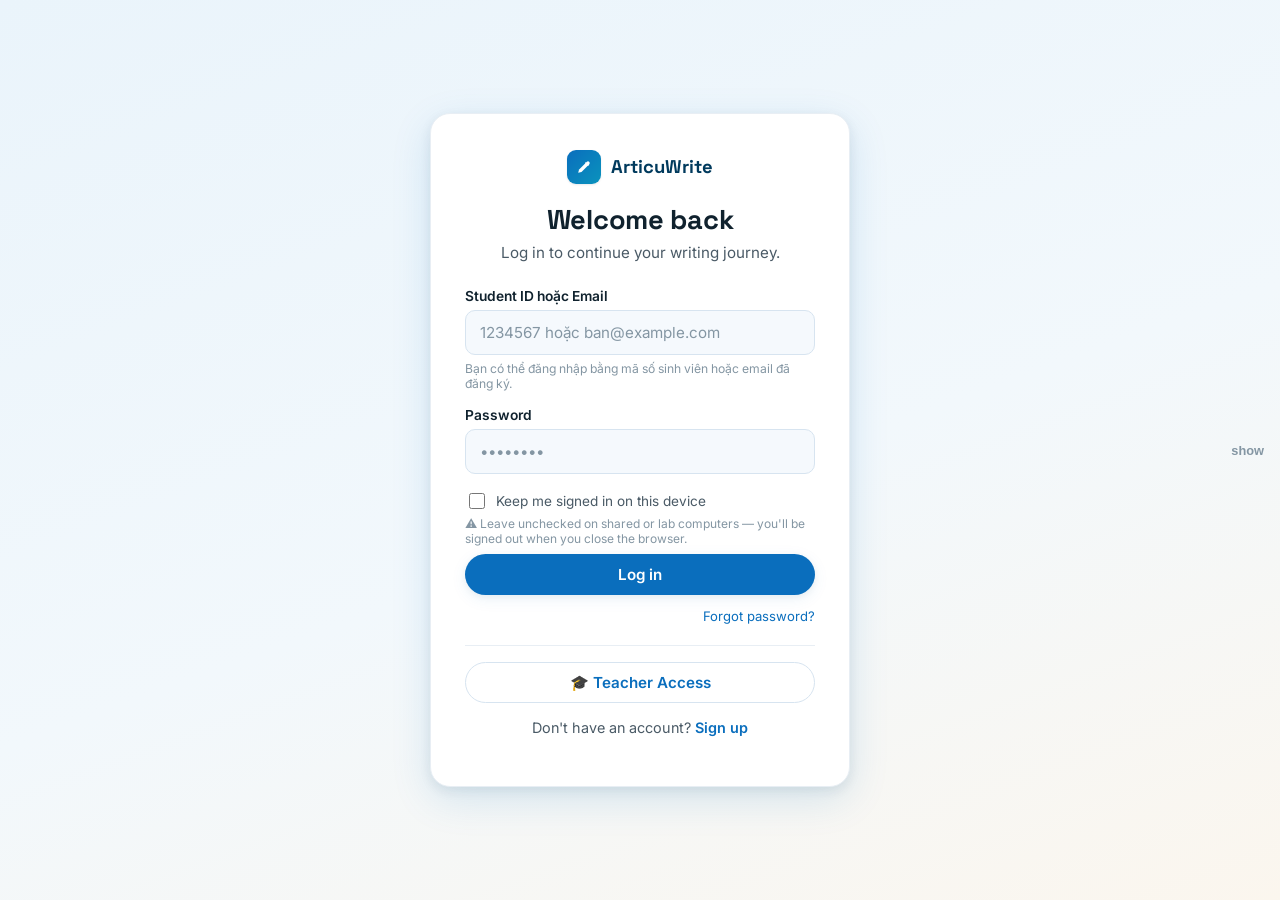
<file: login.html>
<!DOCTYPE html>
<html lang="vi">
<head>
<meta charset="UTF-8">
<meta name="viewport" content="width=device-width, initial-scale=1">
<!-- App icon: SVG data URI — no file, no extra request, no 404 -->
<link rel="icon" href="data:image/svg+xml,%3Csvg%20xmlns='http://www.w3.org/2000/svg'%20viewBox='0%200%2024%2024'%3E%3Crect%20width='24'%20height='24'%20rx='5'%20fill='%230A6EBD'/%3E%3Cg%20transform='translate(12,12)%20scale(1.12)%20translate(-11.2,-12.3)'%3E%3Cpath%20d='M4%2020l1.2-4.2L15%206a2%202%200%200%201%202.8%200l.2.2a2%202%200%200%201%200%202.8L8.2%2018.8%204%2020z'%20fill='%23ffffff'/%3E%3Cpath%20d='M13.5%207.5l3%203'%20stroke='%230A6EBD'%20stroke-width='1.4'%20stroke-linecap='round'/%3E%3C/g%3E%3C/svg%3E">
<link rel="apple-touch-icon" href="data:image/svg+xml,%3Csvg%20xmlns='http://www.w3.org/2000/svg'%20viewBox='0%200%2024%2024'%3E%3Crect%20width='24'%20height='24'%20rx='5'%20fill='%230A6EBD'/%3E%3Cg%20transform='translate(12,12)%20scale(1.12)%20translate(-11.2,-12.3)'%3E%3Cpath%20d='M4%2020l1.2-4.2L15%206a2%202%200%200%201%202.8%200l.2.2a2%202%200%200%201%200%202.8L8.2%2018.8%204%2020z'%20fill='%23ffffff'/%3E%3Cpath%20d='M13.5%207.5l3%203'%20stroke='%230A6EBD'%20stroke-width='1.4'%20stroke-linecap='round'/%3E%3C/g%3E%3C/svg%3E">
<meta name="theme-color" content="#0A6EBD">
<title>Đăng nhập · ArticuWrite</title>
<link rel="stylesheet" href="aw-theme.css">
</head>
<body>
<div class="aw-auth-wrap">
  <div class="aw-auth-card">
    <div class="aw-auth-head">
      <div style="display:flex;justify-content:center" id="brand"></div>
      <h1 class="aw-auth-title">Welcome back</h1>
      <p class="aw-auth-sub">Log in to continue your writing journey.</p>
    </div>

    <form id="form" autocomplete="on">
      <div class="aw-field">
        <label class="aw-label">Student ID hoặc Email</label>
        <input class="aw-input" id="idInput" placeholder="1234567 hoặc ban@example.com" autocomplete="username">
        <p style="font-size:.76rem;color:var(--aw-ink-3);margin:6px 0 0">Bạn có thể đăng nhập bằng mã số sinh viên hoặc email đã đăng ký.</p>
      </div>
      <div class="aw-field">
        <div style="display:flex;justify-content:space-between;align-items:center">
          <label class="aw-label" for="pw">Password</label>
          <button type="button" class="aw-pass-toggle" id="pwToggle">show</button>
        </div>
        <div class="aw-pass-wrap">
          <input class="aw-input" id="pw" type="password" placeholder="••••••••" autocomplete="current-password">
        </div>
      </div>
      <label style="display:flex;align-items:center;gap:8px;margin-top:12px;font-size:.85rem;color:var(--aw-ink-2);cursor:pointer">
        <input type="checkbox" id="rememberMe" style="width:16px;height:16px;cursor:pointer">
        <span>Keep me signed in on this device</span>
      </label>
      <p style="margin:4px 0 0;font-size:.75rem;color:var(--aw-ink-3)">⚠️ Leave unchecked on shared or lab computers — you'll be signed out when you close the browser.</p>
      <button class="aw-btn aw-btn-primary aw-btn-block" id="submit" type="submit" style="margin-top:8px">Log in</button>
    </form>

    <div style="text-align:right;margin-top:10px">
      <a href="#" id="forgotStu" style="font-size:.82rem;color:var(--aw-primary);text-decoration:none">Forgot password?</a>
    </div>

    <div style="border-top:1px solid var(--aw-border-2);margin:20px 0 16px"></div>

    <button class="aw-btn aw-btn-ghost aw-btn-block" id="teacherAccess">🎓 Teacher Access</button>

    <p class="aw-auth-alt" style="margin-top:16px">
      Don't have an account? <a href="signup.html">Sign up</a>
    </p>
  </div>
</div>

<!-- teacher login modal -->
<div class="aw-modal-bg" id="teacherModal">
  <div class="aw-auth-card" style="max-width:400px;margin:0">
    <div class="aw-auth-head">
      <h1 class="aw-auth-title" style="font-size:1.4rem">Teacher Access</h1>
      <p class="aw-auth-sub">Đăng nhập bằng email giảng viên.</p>
    </div>
    <div class="aw-field">
      <label class="aw-label">Email</label>
      <input class="aw-input" id="tEmail" type="email" placeholder="you@dnpu.edu.vn">
    </div>
    <div class="aw-field">
      <div style="display:flex;justify-content:space-between;align-items:center">
        <label class="aw-label" for="tPw">Password</label>
        <button type="button" class="aw-pass-toggle" id="tPwToggle">show</button>
      </div>
      <div class="aw-pass-wrap"><input class="aw-input" id="tPw" type="password" placeholder="••••••••"></div>
    </div>
    <button class="aw-btn aw-btn-primary aw-btn-block" id="tSubmit" style="margin-top:6px">Log in as Teacher</button>
    <div style="display:flex;justify-content:space-between;margin-top:12px">
      <a href="#" id="forgotTea" style="font-size:.82rem;color:var(--aw-primary);text-decoration:none">Forgot password?</a>
      <a href="#" id="tClose" style="font-size:.82rem;color:var(--aw-ink-3);text-decoration:none">Cancel</a>
    </div>
  </div>
</div>

<style>
  .aw-modal-bg{position:fixed;inset:0;background:rgba(16,34,46,.5);z-index:500;display:none;align-items:center;justify-content:center;padding:20px}
  .aw-modal-bg.show{display:flex}
</style>

<script src="aw-common.js"></script>
<script>
if (window.AW && !AW.renderTodaysWord) { AW.renderTodaysWord = function(){}; }
if (window.AW && !AW.bumpLoginCount) { AW.bumpLoginCount = function(){}; }
if (window.AW && !AW.groqKey) { AW.groqKey = { get:function(){return localStorage.getItem('aw_groq_key')||'';}, set:function(k){localStorage.setItem('aw_groq_key',k||'');} }; }
</script>
<script>
if (typeof AW === 'undefined') {
  document.body.innerHTML = '<div style="max-width:560px;margin:80px auto;padding:30px;border:2px solid #EA4335;border-radius:14px;font-family:system-ui;color:#10222E"><h2>&#9888; Kh&ocirc;ng t&#7843;i &#273;&#432;&#7907;c aw-common.js</h2><p>File <b>aw-common.js</b> v&agrave; <b>aw-theme.css</b> ph&#7843;i n&#7857;m c&ugrave;ng th&#432; m&#7909;c v&#7899;i file HTML tr&ecirc;n GitHub.</p></div>';
  throw new Error('aw-common.js not loaded');
}
document.getElementById('brand').innerHTML = AW.brandLockup();

// already logged in? skip
(function(){ var s=AW.session.get(); if(s&&s.role) location.href=s.role==='teacher'?AW.TEACHER_HOME:AW.STUDENT_HOME; })();

function togglePw(input, btn){ btn.onclick=function(){ var sh=input.type==='text'; input.type=sh?'password':'text'; btn.textContent=sh?'show':'hide'; }; }
togglePw(document.getElementById('pw'), document.getElementById('pwToggle'));
togglePw(document.getElementById('tPw'), document.getElementById('tPwToggle'));

// student login
var submitBtn=document.getElementById('submit');
document.getElementById('form').onsubmit=function(e){
  e.preventDefault();
  var id=document.getElementById('idInput').value.trim(), pass=document.getElementById('pw').value;
  if(!id||!pass){AW.toast('Nhập đầy đủ thông tin.','err');return;}
  // the backend accepts either form in this field
  submitBtn.disabled=true; var o=submitBtn.textContent; submitBtn.innerHTML='<span class="aw-spin"></span>';
  AW.api('auth.studentLogin',{studentId:id,password:pass}).then(function(res){
    if(res&&res.success){
      var remember=document.getElementById('rememberMe').checked;
      AW.session.set(Object.assign({role:"student"},res.data), {remember:remember});
      AW.bumpLoginCount(); location.href=AW.STUDENT_HOME;
    }
    else { AW.toast((res&&res.error)||'Đăng nhập thất bại','err'); submitBtn.disabled=false; submitBtn.textContent=o; }
  }).catch(function(){ AW.toast('Không kết nối được máy chủ.','err'); submitBtn.disabled=false; submitBtn.textContent=o; });
};

// teacher modal
var tm=document.getElementById('teacherModal');
document.getElementById('teacherAccess').onclick=function(){ tm.classList.add('show'); };
document.getElementById('tClose').onclick=function(e){ e.preventDefault(); tm.classList.remove('show'); };
var tSubmit=document.getElementById('tSubmit');
tSubmit.onclick=function(){
  var email=document.getElementById('tEmail').value.trim(), pass=document.getElementById('tPw').value;
  if(!email||!pass){AW.toast('Nhập email và mật khẩu.','err');return;}
  tSubmit.disabled=true; var o=tSubmit.textContent; tSubmit.innerHTML='<span class="aw-spin"></span>';
  AW.api('auth.teacherLogin',{email:email,password:pass}).then(function(res){
    if(res&&res.success){
      var rm=document.getElementById('rememberMe');
      AW.session.set(Object.assign({role:"teacher"},res.data), {remember: rm?rm.checked:false});
      AW.bumpLoginCount(); location.href=AW.TEACHER_HOME;
    }
    else { AW.toast((res&&res.error)||'Đăng nhập thất bại','err'); tSubmit.disabled=false; tSubmit.textContent=o; }
  }).catch(function(){ AW.toast('Không kết nối được máy chủ.','err'); tSubmit.disabled=false; tSubmit.textContent=o; });
};

// forgot password (both)
function forgot(){
  var email=prompt('Nhập email đã đăng ký để nhận lại mật khẩu:');
  if(!email)return;
  AW.toast('Đang gửi email…');
  AW.api('auth.forgotPassword',{email:email.trim()}).then(function(res){
    if(res&&res.success) AW.toast('Đã gửi mật khẩu tới email của bạn.','ok',4000);
    else AW.toast((res&&res.error)||'Không gửi được.','err',4000);
  });
}
document.getElementById('forgotStu').onclick=function(e){e.preventDefault();forgot();};
document.getElementById('forgotTea').onclick=function(e){e.preventDefault();forgot();};
</script>
</body>
</html>
</file>
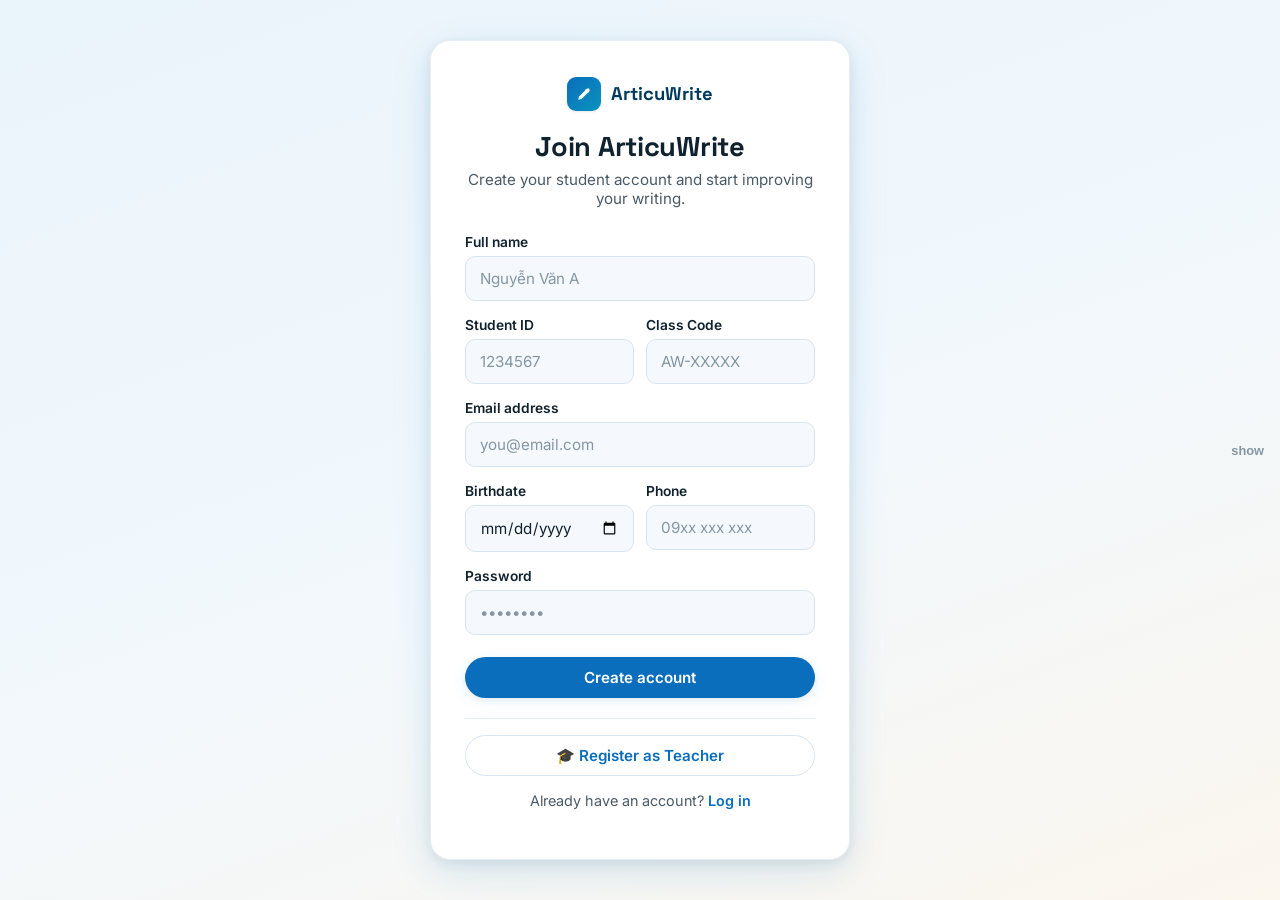
<file: signup.html>
<!DOCTYPE html>
<html lang="vi">
<head>
<meta charset="UTF-8">
<meta name="viewport" content="width=device-width, initial-scale=1">
<!-- App icon: SVG data URI — no file, no extra request, no 404 -->
<link rel="icon" href="data:image/svg+xml,%3Csvg%20xmlns='http://www.w3.org/2000/svg'%20viewBox='0%200%2024%2024'%3E%3Crect%20width='24'%20height='24'%20rx='5'%20fill='%230A6EBD'/%3E%3Cg%20transform='translate(12,12)%20scale(1.12)%20translate(-11.2,-12.3)'%3E%3Cpath%20d='M4%2020l1.2-4.2L15%206a2%202%200%200%201%202.8%200l.2.2a2%202%200%200%201%200%202.8L8.2%2018.8%204%2020z'%20fill='%23ffffff'/%3E%3Cpath%20d='M13.5%207.5l3%203'%20stroke='%230A6EBD'%20stroke-width='1.4'%20stroke-linecap='round'/%3E%3C/g%3E%3C/svg%3E">
<link rel="apple-touch-icon" href="data:image/svg+xml,%3Csvg%20xmlns='http://www.w3.org/2000/svg'%20viewBox='0%200%2024%2024'%3E%3Crect%20width='24'%20height='24'%20rx='5'%20fill='%230A6EBD'/%3E%3Cg%20transform='translate(12,12)%20scale(1.12)%20translate(-11.2,-12.3)'%3E%3Cpath%20d='M4%2020l1.2-4.2L15%206a2%202%200%200%201%202.8%200l.2.2a2%202%200%200%201%200%202.8L8.2%2018.8%204%2020z'%20fill='%23ffffff'/%3E%3Cpath%20d='M13.5%207.5l3%203'%20stroke='%230A6EBD'%20stroke-width='1.4'%20stroke-linecap='round'/%3E%3C/g%3E%3C/svg%3E">
<meta name="theme-color" content="#0A6EBD">
<title>Đăng ký · ArticuWrite</title>
<link rel="stylesheet" href="aw-theme.css">
</head>
<body>
<div class="aw-auth-wrap">
  <div class="aw-auth-card">
    <div class="aw-auth-head">
      <div style="display:flex;justify-content:center" id="brand"></div>
      <h1 class="aw-auth-title">Join ArticuWrite</h1>
      <p class="aw-auth-sub">Create your student account and start improving your writing.</p>
    </div>

    <form id="form" autocomplete="on">
      <div class="aw-field"><label class="aw-label">Full name</label><input class="aw-input" id="name" placeholder="Nguyễn Văn A"></div>
      <div class="aw-row">
        <div class="aw-field"><label class="aw-label">Student ID</label><input class="aw-input" id="studentId" placeholder="1234567"></div>
        <div class="aw-field"><label class="aw-label">Class Code</label><input class="aw-input" id="class" placeholder="AW-XXXXX" style="text-transform:uppercase"></div>
      </div>
      <div class="aw-field"><label class="aw-label">Email address</label><input class="aw-input" id="email" type="email" placeholder="you@email.com"></div>
      <div class="aw-row">
        <div class="aw-field"><label class="aw-label">Birthdate</label><input class="aw-input" id="birthdate" type="date"></div>
        <div class="aw-field"><label class="aw-label">Phone</label><input class="aw-input" id="phone" placeholder="09xx xxx xxx"></div>
      </div>
      <div class="aw-field">
        <div style="display:flex;justify-content:space-between;align-items:center">
          <label class="aw-label" for="pw">Password</label>
          <button type="button" class="aw-pass-toggle" id="pwToggle">show</button>
        </div>
        <div class="aw-pass-wrap"><input class="aw-input" id="pw" type="password" placeholder="••••••••" autocomplete="new-password"></div>
      </div>
      <button class="aw-btn aw-btn-primary aw-btn-block" id="submit" type="submit" style="margin-top:6px">Create account</button>
    </form>

    <div style="border-top:1px solid var(--aw-border-2);margin:20px 0 16px"></div>
    <button class="aw-btn aw-btn-ghost aw-btn-block" id="teacherReg">🎓 Register as Teacher</button>

    <p class="aw-auth-alt" style="margin-top:16px">Already have an account? <a href="login.html">Log in</a></p>
  </div>
</div>

<div class="aw-modal-bg" id="teacherModal">
  <div class="aw-auth-card" style="max-width:400px;margin:0">
    <div class="aw-auth-head"><h1 class="aw-auth-title" style="font-size:1.4rem">Register as Teacher</h1></div>
    <div class="aw-field"><label class="aw-label">Full name</label><input class="aw-input" id="tName" placeholder="ThS. Nguyễn Văn A"></div>
    <div class="aw-field"><label class="aw-label">Email</label><input class="aw-input" id="tEmail" type="email" placeholder="you@dnpu.edu.vn"></div>
    <div class="aw-row">
      <div class="aw-field"><label class="aw-label">Birthdate</label><input class="aw-input" id="tBirth" type="date"></div>
      <div class="aw-field"><label class="aw-label">Phone</label><input class="aw-input" id="tPhone" placeholder="09xx"></div>
    </div>
    <div class="aw-field">
      <div style="display:flex;justify-content:space-between;align-items:center">
        <label class="aw-label" for="tPw">Password</label>
        <button type="button" class="aw-pass-toggle" id="tPwToggle">show</button>
      </div>
      <div class="aw-pass-wrap"><input class="aw-input" id="tPw" type="password" placeholder="••••••••"></div>
    </div>
    <button class="aw-btn aw-btn-primary aw-btn-block" id="tSubmit" style="margin-top:6px">Create teacher account</button>
    <div style="text-align:right;margin-top:12px"><a href="#" id="tClose" style="font-size:.82rem;color:var(--aw-ink-3);text-decoration:none">Cancel</a></div>
  </div>
</div>

<style>.aw-modal-bg{position:fixed;inset:0;background:rgba(16,34,46,.5);z-index:500;display:none;align-items:center;justify-content:center;padding:20px}.aw-modal-bg.show{display:flex}</style>

<script src="aw-common.js"></script>
<script>
if (typeof AW === 'undefined') { document.body.innerHTML='<div style="max-width:560px;margin:80px auto;padding:30px;border:2px solid #EA4335;border-radius:14px;font-family:system-ui"><h2>Không tải được aw-common.js</h2></div>'; throw new Error('no AW'); }
document.getElementById('brand').innerHTML = AW.brandLockup();
function val(id){return document.getElementById(id).value.trim();}
function togglePw(input,btn){btn.onclick=function(){var sh=input.type==='text';input.type=sh?'password':'text';btn.textContent=sh?'show':'hide';};}
togglePw(document.getElementById('pw'),document.getElementById('pwToggle'));
togglePw(document.getElementById('tPw'),document.getElementById('tPwToggle'));

var submitBtn=document.getElementById('submit');
document.getElementById('form').onsubmit=function(e){
  e.preventDefault();
  var name=val('name'),email=val('email'),pass=document.getElementById('pw').value,sid=val('studentId'),cls=val('class').toUpperCase();
  if(!name||!sid||!pass){AW.toast('Nhập tên, Student ID và mật khẩu.','err');return;}
  if(!cls){AW.toast('Nhập Class Code do giảng viên cung cấp.','err');return;}
  submitBtn.disabled=true;var o=submitBtn.textContent;submitBtn.innerHTML='<span class="aw-spin"></span>';
  AW.api('auth.studentSignup',{studentId:sid,name:name,class:cls,birthdate:val('birthdate'),password:pass,phone:val('phone'),email:email}).then(function(res){
    if(res&&res.success){AW.session.set(Object.assign({role:'student'},res.data),{remember:false});AW.toast('Tạo tài khoản thành công','ok');setTimeout(function(){location.href=AW.STUDENT_HOME;},600);}
    else{AW.toast((res&&res.error)||'Đăng ký thất bại','err');submitBtn.disabled=false;submitBtn.textContent=o;}
  }).catch(function(){AW.toast('Không kết nối được máy chủ.','err');submitBtn.disabled=false;submitBtn.textContent=o;});
};

var tm=document.getElementById('teacherModal');
document.getElementById('teacherReg').onclick=function(){tm.classList.add('show');};
document.getElementById('tClose').onclick=function(e){e.preventDefault();tm.classList.remove('show');};
var tSubmit=document.getElementById('tSubmit');
tSubmit.onclick=function(){
  var name=val('tName'),email=val('tEmail'),pass=document.getElementById('tPw').value;
  if(!name||!email||!pass){AW.toast('Nhập tên, email và mật khẩu.','err');return;}
  tSubmit.disabled=true;var o=tSubmit.textContent;tSubmit.innerHTML='<span class="aw-spin"></span>';
  AW.api('auth.teacherSignup',{name:name,class:'',birthdate:val('tBirth'),password:pass,phone:val('tPhone'),email:email}).then(function(res){
    if(res&&res.success){AW.session.set(Object.assign({role:'teacher'},res.data),{remember:false});AW.toast('Tạo tài khoản thành công','ok');setTimeout(function(){location.href=AW.TEACHER_HOME;},600);}
    else{AW.toast((res&&res.error)||'Đăng ký thất bại','err');tSubmit.disabled=false;tSubmit.textContent=o;}
  }).catch(function(){AW.toast('Không kết nối được máy chủ.','err');tSubmit.disabled=false;tSubmit.textContent=o;});
};
</script>
</body>
</html>
</file>
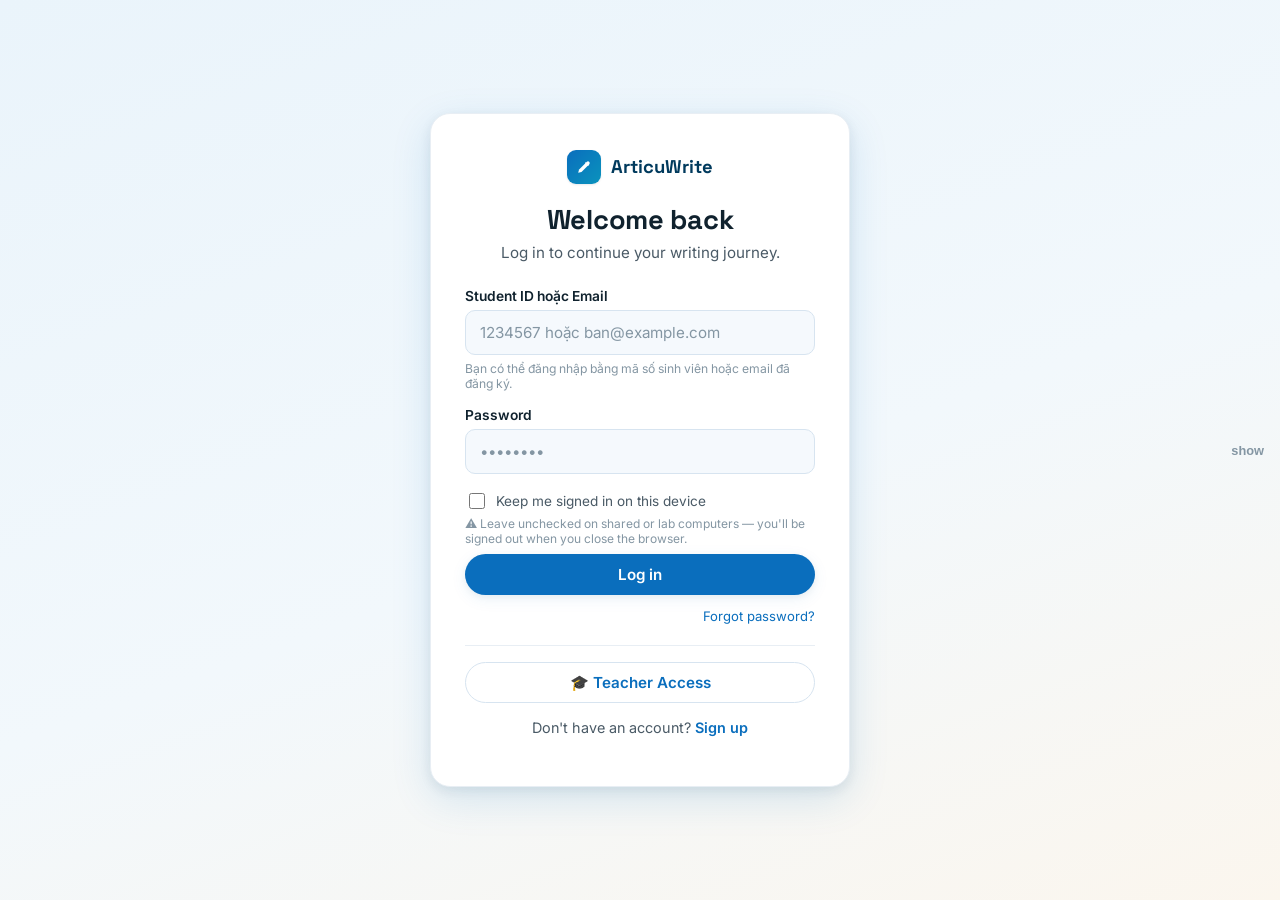
<file: student.html>
<!DOCTYPE html>
<html lang="vi">
<head>
<meta charset="UTF-8">
<meta name="viewport" content="width=device-width, initial-scale=1">
<!-- App icon: SVG data URI — no file, no extra request, no 404 -->
<link rel="icon" href="data:image/svg+xml,%3Csvg%20xmlns='http://www.w3.org/2000/svg'%20viewBox='0%200%2024%2024'%3E%3Crect%20width='24'%20height='24'%20rx='5'%20fill='%230A6EBD'/%3E%3Cg%20transform='translate(12,12)%20scale(1.12)%20translate(-11.2,-12.3)'%3E%3Cpath%20d='M4%2020l1.2-4.2L15%206a2%202%200%200%201%202.8%200l.2.2a2%202%200%200%201%200%202.8L8.2%2018.8%204%2020z'%20fill='%23ffffff'/%3E%3Cpath%20d='M13.5%207.5l3%203'%20stroke='%230A6EBD'%20stroke-width='1.4'%20stroke-linecap='round'/%3E%3C/g%3E%3C/svg%3E">
<link rel="apple-touch-icon" href="data:image/svg+xml,%3Csvg%20xmlns='http://www.w3.org/2000/svg'%20viewBox='0%200%2024%2024'%3E%3Crect%20width='24'%20height='24'%20rx='5'%20fill='%230A6EBD'/%3E%3Cg%20transform='translate(12,12)%20scale(1.12)%20translate(-11.2,-12.3)'%3E%3Cpath%20d='M4%2020l1.2-4.2L15%206a2%202%200%200%201%202.8%200l.2.2a2%202%200%200%201%200%202.8L8.2%2018.8%204%2020z'%20fill='%23ffffff'/%3E%3Cpath%20d='M13.5%207.5l3%203'%20stroke='%230A6EBD'%20stroke-width='1.4'%20stroke-linecap='round'/%3E%3C/g%3E%3C/svg%3E">
<meta name="theme-color" content="#0A6EBD">
<title>Dashboard · ArticuWrite</title>
<link rel="stylesheet" href="aw-theme.css">
<style>
  .aw-mode-grid{display:grid;grid-template-columns:repeat(auto-fit,minmax(240px,1fr));gap:18px;margin-bottom:28px}
  .aw-mode-card.aw-mode-locked{cursor:not-allowed;opacity:.55;filter:grayscale(.5)}
  .aw-mode-card.aw-mode-locked:hover{transform:none;box-shadow:var(--aw-shadow-sm)}
  .aw-lock-badge{font-size:.68rem;font-weight:700;background:var(--aw-surface-2);color:var(--aw-ink-3);padding:2px 8px;border-radius:10px;vertical-align:middle}
  .aw-mode-card{background:var(--aw-surface);border:1px solid var(--aw-border-2);border-radius:var(--aw-r-lg);padding:24px;cursor:pointer;transition:transform .14s,box-shadow .16s,border-color .16s;box-shadow:var(--aw-shadow-sm);position:relative;overflow:hidden}
  .aw-mode-card:hover{transform:translateY(-4px);box-shadow:var(--aw-shadow-lg);border-color:var(--aw-primary)}
  .aw-mode-ic{width:46px;height:46px;border-radius:12px;display:grid;place-items:center;font-size:1.5rem;margin-bottom:14px}
  .aw-mode-free .aw-mode-ic{background:#E4F5EA}
  .aw-mode-inclass .aw-mode-ic{background:var(--aw-primary-lt)}
  .aw-mode-hw .aw-mode-ic{background:#FEF3D6}
  .aw-mode-card h3{margin:0 0 6px;font-size:1.15rem;font-family:var(--aw-font-display)}
  .aw-mode-card p{margin:0;color:var(--aw-ink-2);font-size:.9rem;line-height:1.5}
  .aw-hist-list{display:flex;flex-direction:column;gap:10px}
  .aw-hist{display:flex;align-items:center;gap:14px;background:var(--aw-surface);border:1px solid var(--aw-border-2);border-radius:var(--aw-r);padding:14px 18px;box-shadow:var(--aw-shadow-sm)}
  .aw-hist-main{flex:1;min-width:0}
  .aw-hist-topic{font-weight:600;color:var(--aw-ink);margin-bottom:2px}
  .aw-hist-meta{font-size:.8rem;color:var(--aw-ink-3)}
  .aw-sec-title{font-family:var(--aw-font-display);font-size:1.25rem;font-weight:600;margin:0 0 16px;color:var(--aw-ink)}
  .p-res-wrap{border-radius:14px;overflow:hidden;box-shadow:0 4px 20px rgba(10,58,93,.08);border:1px solid var(--aw-border-2)}
  .p-res-table{width:100%;border-collapse:collapse;font-size:.84rem;white-space:nowrap}
  .p-res-table th,.p-res-table td{border:1px solid #EEF2F6;padding:9px 11px;text-align:center;position:relative}
  .p-res-table td:hover{z-index:200}
  .p-res-table thead tr:first-child th{background:linear-gradient(135deg,#0A6EBD,#1A5F9E);color:#fff;font-family:var(--aw-font-display);font-size:.82rem;padding:12px 11px}
  .p-res-table thead tr:nth-child(2) th{font-size:.7rem;font-weight:700}
  .pg-1{background:#EAF2FB} .pg-2{background:#EEEBFA} .pg-3{background:#E9F5EE} .pg-b{background:#FEF6E3}
  .p-score{font-weight:800;cursor:pointer;position:relative;display:inline-block;padding:5px 10px;border-radius:9px;background:#fff;box-shadow:0 1px 4px rgba(0,0,0,.08)}
  .p-score small{display:block;font-size:.58rem;color:var(--aw-ink-3);font-weight:600}
  .p-score:hover{box-shadow:0 2px 10px rgba(10,110,189,.3)}
  .p-score:hover .p-pop{display:block}
  .p-pop{display:none;position:absolute;top:calc(100% + 8px);left:50%;transform:translateX(-50%);background:var(--aw-primary-dk);color:#fff;padding:8px 12px;border-radius:8px;font-size:.72rem;font-weight:500;white-space:nowrap;z-index:500;box-shadow:var(--aw-shadow-lg);pointer-events:none}
  .p-pop:after{content:'';position:absolute;bottom:100%;left:50%;transform:translateX(-50%);border:5px solid transparent;border-bottom-color:var(--aw-primary-dk)}
  .aw-rev-bg{position:fixed;inset:0;background:rgba(16,34,46,.55);z-index:600;display:none;align-items:flex-start;justify-content:center;padding:30px 20px;overflow-y:auto}
  .aw-rev-bg.show{display:flex}
  .aw-rev-modal{background:#fff;border-radius:16px;width:100%;max-width:720px;box-shadow:0 20px 60px rgba(0,0,0,.3);padding:26px}
  .aw-rev-modal .rv-block{margin-top:14px;padding-top:14px;border-top:1px solid var(--aw-border-2)}
  .aw-rev-modal .rv-block h4{color:var(--aw-primary);margin:0 0 6px;font-size:.85rem;text-transform:uppercase;letter-spacing:.03em}
  .aw-rev-modal .rv-block p{margin:0 0 6px;line-height:1.55;font-size:.9rem;color:var(--aw-ink-2)}
</style>
</head>
<body>
<div id="app"></div>
<div class="aw-rev-bg" id="reviewModal"><div class="aw-rev-modal" id="reviewModalBody"></div></div>
<div class="aw-rev-bg" id="discussModal"><div class="aw-rev-modal dm-body" style="max-width:480px"></div></div>

<script src="aw-common.js"></script>
<script>
if (window.AW && !AW.groqKey) {
  AW.groqKey = {
    get: function(){ return localStorage.getItem('aw_groq_key') || ''; },
    set: function(k){ localStorage.setItem('aw_groq_key', k || ''); }
  };
}
if (window.AW && !AW.renderTodaysWord) { AW.renderTodaysWord = function(){}; }
if (window.AW && !AW.bumpLoginCount) { AW.bumpLoginCount = function(){}; }
</script>
<script>
if (typeof AW === 'undefined') {
  document.body.innerHTML = '<div style="max-width:560px;margin:80px auto;padding:30px;border:2px solid #EA4335;border-radius:14px;font-family:system-ui;color:#10222E"><h2>&#9888; Kh&ocirc;ng t&#7843;i &#273;&#432;&#7907;c aw-common.js</h2><p>File <b>aw-common.js</b> v&agrave; <b>aw-theme.css</b> ph&#7843;i n&#7857;m <b>c&ugrave;ng th&#432; m&#7909;c</b> v&#7899;i file HTML n&agrave;y tr&ecirc;n GitHub. Upload &#273;&#7911; ch&uacute;ng r&#7891;i t&#7843;i l&#7841;i trang.</p></div>';
  throw new Error('aw-common.js not loaded');
}

var sess = AW.session.require('student');
if (!sess) throw 'redirect';

/* Is this student in an AI (experimental) class or a control class?
   Resolved before the first render so Free Writing never flashes unlocked. */
var AW_AI_ON = true;

var nav = [
  { id:'modes',   label:'Practice Modes', icon:'modes', active:true },
  { id:'board',   label:'Interactive Board', icon:'modes', href:'board.html' },
  { id:'library', label:'Library', icon:'library', href:'library.html' },
  { id:'progress',label:'My Progress', icon:'progress' },
  { id:'qa',      label:'Q&A with Teacher', icon:'results' },
  { id:'settings',label:'Settings', icon:'settings' },
];

var content = AW.renderShell({
  mount:'app', nav:nav, eyebrow:'Student Interface', title:'Practice Modes',
  onNav: function(id){
    // set the hash; routeFromHash() does the rendering (single source of truth)
    if((location.hash||'').replace('#','')===id) return;
    location.hash=id;
  }
});

function showModes(){
  document.getElementById('awPageTitle').textContent='Practice Modes';
  content.innerHTML =
    '<div id="todaysWord"></div>' +
    '<div class="aw-mode-grid">' +
      modeCard('free','✍️','Free Writing',
        AW_AI_ON ? 'Choose any topic and get instant AI feedback. Practice at your own pace.'
                 : 'Không khả dụng cho lớp của bạn.',
        'aw-mode-free' + (AW_AI_ON ? '' : ' aw-mode-locked')) +
      modeCard('inclass','⏱️','In-class Practice','Timed writing assigned by your teacher, with live guidance.','aw-mode-inclass') +
      modeCard('homework','📝','Homework','Complete assigned essays with the required number of revisions.','aw-mode-hw') +
    '</div>' +
    '<h2 class="aw-sec-title">Recent Practice</h2>' +
    '<div id="hist" class="aw-hist-list"><div class="aw-empty"><span class="aw-spin aw-spin-dark"></span></div></div>';
  AW.renderTodaysWord('todaysWord');

  AW.els('.aw-mode-card').forEach(function(c){
    c.onclick=function(){
      var m=c.dataset.mode;
      if(m==='free' && !AW_AI_ON){
        AW.toast('Mục Free Writing không khả dụng cho lớp của bạn. Hãy làm bài trong mục Homework hoặc In-class Practice.','err',5000);
        return;
      }
      if(m==='free'){ location.href='write.html?mode=free&topic='+encodeURIComponent('Free Writing'); }
      else { loadAssignments(m); }
    };
  });
  loadHistory();
}

function modeCard(mode,ic,title,desc,cls){
  var locked = cls.indexOf('aw-mode-locked') !== -1;
  return '<div class="aw-mode-card '+cls+'" data-mode="'+mode+'">' +
    '<div class="aw-mode-ic">'+ic+'</div><h3>'+title+(locked?' <span class="aw-lock-badge">🔒 Khoá</span>':'')+'</h3><p>'+desc+'</p></div>';
}

function loadHistory(){
  var box=document.getElementById('hist');
  if(!box) return;  // #hist only exists on the Modes view
  AW.api('write.getMyResults',{studentId:sess.studentId}).then(function(res){
    var box2=document.getElementById('hist');
    if(!box2)return;
    if(!res||!res.success||!res.data||!res.data.length){
      box2.innerHTML='<div class="aw-empty">'+AW.icon('progress')+'<p>No practice yet. Pick a mode above to start.</p></div>';
      return;
    }
    box2.innerHTML=res.data.slice(0,8).map(function(h){
      var band=h.overall||h.teacher||'—';
      return '<div class="aw-hist"><div class="aw-hist-main">' +
        '<div class="aw-hist-topic">'+AW.esc(h.topic||'Untitled')+'</div>' +
        '<div class="aw-hist-meta">'+AW.esc(h.mode)+' · Band '+AW.esc(String(band))+' · '+(h.timestamp?new Date(h.timestamp).toLocaleDateString():'')+'</div>' +
        '</div><button class="aw-btn aw-btn-ghost" style="padding:7px 16px" data-tid="'+AW.esc(h.topicId)+'" data-topic="'+AW.esc(h.topic)+'" data-mode="'+AW.esc(h.mode)+'">Re-try</button></div>';
    }).join('');
    AW.els('[data-tid]').forEach(function(b){
      b.onclick=function(){
        location.href='write.html?mode='+b.dataset.mode+'&retry=1&topicId='+encodeURIComponent(b.dataset.tid)+'&topic='+encodeURIComponent(b.dataset.topic);
      };
    });
  });
}

function loadAssignments(mode){
  content.innerHTML='<div class="aw-empty"><span class="aw-spin aw-spin-dark"></span><p>Loading assignments…</p></div>';
  AW.api('write.getAssignments',{class:sess.class,mode:mode}).then(function(res){
    document.getElementById('awPageTitle').textContent = mode==='homework'?'Homework':'In-class Practice';
    if(!res||!res.success||!res.data.length){
      content.innerHTML='<div class="aw-empty">'+AW.icon('modes')+'<p>No '+mode+' assigned yet. Check back later.</p>'+
        '<button class="aw-btn aw-btn-ghost" style="margin-top:14px" onclick="showModes()">← Back to modes</button></div>';
      return;
    }
    content.innerHTML='<button class="aw-btn aw-btn-ghost" style="margin-bottom:18px" onclick="showModes()">← Back</button>'+
      '<div class="aw-grid">'+res.data.map(function(a){
      var plain=AW.stripHtml(a.prompt||'').replace(/\s+/g,' ').trim();
      return '<div class="aw-lib-card" data-a=\''+AW.esc(JSON.stringify(a))+'\'>' +
        '<h3 class="aw-lib-title">'+AW.esc(a.topic)+'</h3>' +
        '<span class="aw-tag aw-tag-type">'+AW.esc(a.mode)+'</span> '+
        (a.requiredAttempts?'<span class="aw-tag aw-tag-medium">'+a.requiredAttempts+' revisions</span>':'')+
        '<p class="aw-lib-desc">'+AW.esc(plain.slice(0,140))+(plain.length>140?'…':'')+'</p></div>';
    }).join('')+'</div>';
    AW.els('[data-a]').forEach(function(c){
      c.onclick=function(){
        var a=JSON.parse(c.dataset.a);
        var p=new URLSearchParams({mode:a.mode,topic:a.topic,prompt:a.prompt,topicId:a.topicId,type:'IELTS Task 2'});
        if(a.durationMin) p.set('duration',a.durationMin);
        location.href='write.html?'+p.toString();
      };
    });
  });
}

var _progressSort='latest';
function showProgress(){
  document.getElementById('awPageTitle').textContent='My Progress';
  content.innerHTML='<div class="aw-empty"><span class="aw-spin aw-spin-dark"></span></div>';
  AW.api('write.getMyResults',{studentId:sess.studentId}).then(function(res){
    var rows=(res&&res.data)||[];
    if(!rows.length){
      content.innerHTML='<div class="aw-empty">'+AW.icon('progress')+'<p>No submissions yet. Start practicing to see your scores here.</p></div>';
      return;
    }
    window._myGroups = rows;
    content.innerHTML=
      '<h2 class="aw-sec-title">My Scores</h2>'+
      '<div style="display:flex;gap:10px;flex-wrap:wrap;align-items:center;margin-bottom:14px">'+
        '<select class="aw-select" id="pMode"><option value="">All modes</option><option value="inclass">In-class</option><option value="homework">Homework</option><option value="free">Free Writing</option></select>'+
        '<div class="aw-search" style="flex:1;min-width:180px">'+AW.icon('search')+'<input id="pSearch" placeholder="Search topic…"></div>'+
        '<select class="aw-select" id="pSort"><option value="latest">Sort: Latest</option><option value="best">Sort: Best band</option><option value="topic">Sort: Topic</option></select>'+
      '</div>'+
      '<div id="progressBox"></div>';
    document.getElementById('pSearch').oninput=renderProgress;
    document.getElementById('pMode').onchange=renderProgress;
    document.getElementById('pSort').onchange=function(){_progressSort=this.value;renderProgress();};
    renderProgress();
  });
}
function renderProgress(){
  var box=document.getElementById('progressBox'); if(!box)return;
  var q=(document.getElementById('pSearch').value||'').toLowerCase();
  var mode=document.getElementById('pMode').value;
  var modeLabel={free:'Free Writing',homework:'Homework',inclass:'In-class'};
  var rows=(window._myGroups||[]).filter(function(g){
    if(mode && g.mode!==mode) return false;
    if(q && (g.topic||'').toLowerCase().indexOf(q)===-1) return false;
    return true;
  });
  if(_progressSort==='best') rows.sort(function(a,b){return (parseFloat(b.bestResult)||0)-(parseFloat(a.bestResult)||0);});
  else if(_progressSort==='topic') rows.sort(function(a,b){return (a.topic||'').localeCompare(b.topic||'');});
  else rows.sort(function(a,b){return new Date(b.latestTime)-new Date(a.latestTime);});

  if(!rows.length){box.innerHTML='<div class="aw-empty">'+AW.icon('progress')+'<p>No matching submissions.</p></div>';return;}

  function scoreCell(w,gi,wi,cl){
    cl=cl||'';
    if(!w) return '<td class="'+cl+'">—</td><td class="'+cl+'">—</td><td class="'+cl+'">—</td><td class="'+cl+'">—</td>';
    function tm(x){if(!x)return '—';var d=new Date(x);return isNaN(d)?x:(d.getHours()+':'+String(d.getMinutes()).padStart(2,'0'));}
    function du(s){if(!s)return '—';s=parseInt(s,10);if(isNaN(s))return '—';var m=Math.floor(s/60);return m+'m';}
    var o=w.overall||w.teacher||'—';
    var pop='TR '+(w.tr||'—')+' · CC '+(w.cc||'—')+' · LR '+(w.lr||'—')+' · GRA '+(w.gra||'—');
    return '<td class="'+cl+'">'+tm(w.startTime)+'</td><td class="'+cl+'">'+tm(w.finishTime)+'</td><td class="'+cl+'">'+du(w.duration)+'</td>'+
      '<td class="'+cl+'"><span class="p-score" data-gi="'+gi+'" data-wi="'+wi+'" title="Click to review">'+o+'<small>/9</small><span class="p-pop">'+pop+'</span></span></td>';
  }
  var writeLabels=[['First Write','pg-1'],['Second Write','pg-2'],['Third Write','pg-3'],['★ Best','pg-b']];
  var top='<tr><th rowspan="2">Assigned / Deadline</th><th rowspan="2">Title</th><th rowspan="2">Prompt (đề bài)</th><th rowspan="2">Mode</th>';
  writeLabels.forEach(function(l){top+='<th colspan="4" class="'+l[1]+'">'+l[0]+'</th>';});
  top+='<th rowspan="2" class="pg-b">Attempt & Teacher Score</th><th rowspan="2"></th></tr><tr>';
  writeLabels.forEach(function(l){top+='<th class="'+l[1]+'">Start</th><th class="'+l[1]+'">Finish</th><th class="'+l[1]+'">Dur</th><th class="'+l[1]+'">Band</th>';});
  top+='</tr>';

  var body=rows.map(function(g){
    var gi=(window._myGroups||[]).indexOf(g);
    var w=g.writes||[];
    var best=null,bestI=-1;
    w.forEach(function(x,xi){var v=parseFloat(x.overall);if(!isNaN(v)&&(best===null||v>parseFloat(best.overall))){best=x;bestI=xi;}});
    var picks=[w[0],w[1],w[2],best];
    var idxs=[0,1,2,bestI];
    var groups=['pg-1','pg-2','pg-3','pg-b'];
    var assigned=g.assignedDate?new Date(g.assignedDate).toLocaleDateString('en-GB'):'—';
    var deadline=g.deadline?new Date(g.deadline).toLocaleDateString('en-GB'):'';
    var dateCell='<div style="font-size:.78rem;line-height:1.5">'+
      '<div style="color:var(--aw-writing);font-weight:700">'+assigned+'</div>'+
      '<div style="font-size:.68rem;color:var(--aw-ink-3)">Assigned</div>'+
      (deadline?'<div style="color:var(--aw-danger);margin-top:4px">'+deadline+'</div><div style="font-size:.68rem;color:var(--aw-ink-3)">Deadline</div>':'')+
    '</div>';
    var ts=g.teacherScore;
    // teacher scoring cell — blank hint if not graded
    var teacherCell;
    if(ts && (ts.overall||ts.tr||ts.cc||ts.lr||ts.gra||ts.privateNote)){
      teacherCell='<div style="font-size:.76rem;line-height:1.5;width:210px"><b>'+w.length+'/3</b> attempts'+
        '<div style="margin-top:4px;padding-top:4px;border-top:1px solid var(--aw-border-2)">'+
        (ts.overall?'<div style="margin-bottom:2px"><b style="color:var(--aw-primary);font-size:.9rem">Teacher: '+ts.overall+'</b></div>':'')+
        ((ts.tr||ts.cc||ts.lr||ts.gra)?'<div style="color:var(--aw-ink-2)">TR '+(ts.tr||'—')+' · CC '+(ts.cc||'—')+' · LR '+(ts.lr||'—')+' · GRA '+(ts.gra||'—')+'</div>':'')+
        (ts.privateNote?'<div style="margin-top:5px;padding:6px;background:#EAF6EF;border-radius:6px;color:var(--aw-ink-2);white-space:normal;word-break:break-word"><b>💬 Teacher note:</b><br>'+AW.esc(ts.privateNote)+'</div>':'')+
        '</div></div>';
    } else {
      teacherCell='<div style="font-size:.76rem;line-height:1.5;width:200px"><b>'+w.length+'/3</b> attempts'+
        '<div style="margin-top:4px;color:var(--aw-ink-3);font-style:italic">Not graded by teacher yet</div></div>';
    }
    var promptPlain = g.prompt ? (AW.stripHtml?AW.stripHtml(g.prompt):g.prompt.replace(/<[^>]*>/g,' ')) : '';
    var tds='<td>'+dateCell+'</td>'+
      '<td style="text-align:left;white-space:normal;word-break:break-word;min-width:150px;max-width:200px"><b>'+AW.esc(g.topic||'')+'</b></td>'+
      '<td style="text-align:left;white-space:normal;word-break:break-word;min-width:220px;max-width:300px;font-size:.82rem;color:var(--aw-ink-2)">'+AW.esc(promptPlain)+'</td>'+
      '<td><span class="aw-tag aw-tag-type" style="font-size:.7rem">'+AW.esc(modeLabel[g.mode]||g.mode)+'</span></td>';
    picks.forEach(function(p,pi){ tds+=scoreCell(p,gi,idxs[pi],groups[pi]); });
    tds+='<td class="pg-b">'+teacherCell+'</td>';
    tds+='<td><button class="aw-btn aw-btn-ghost" style="padding:4px 10px;font-size:.75rem" onclick="retryFromProgress(\''+AW.esc(g.mode)+'\',\''+AW.esc(g.topicId)+'\',\''+AW.esc(g.topic)+'\')">Re-try</button></td>';
    return '<tr>'+tds+'</tr>';
  }).join('');

  box.innerHTML='<p style="font-size:.82rem;color:var(--aw-ink-3);margin:0 0 10px">💡 Click any <b>Band</b> score to review that attempt.</p>'+
    '<div class="p-res-wrap" style="overflow-x:auto"><table class="p-res-table"><thead>'+top+'</thead><tbody>'+body+'</tbody></table></div>';
  AW.els('.p-score').forEach(function(c){
    c.onclick=function(){ reviewGroupWrite(+c.dataset.gi,+c.dataset.wi); };
  });
}
window.reviewGroupWrite=function(gi,wi){
  var g=(window._myGroups||[])[gi]; if(!g)return;
  var w=(g.writes||[])[wi]; if(!w){AW.toast('You have not completed this attempt yet.','ok');return;}
  // build a flat record for reviewFeedback
  window._myResults=window._myResults||[];
  var rec={topic:g.topic,topicId:g.topicId,mode:g.mode,attempt:w.attempt,
    overall:w.overall,tr:w.tr,cc:w.cc,lr:w.lr,gra:w.gra,duration:w.duration,
    timestamp:w.timestamp,essay:w.essay,feedback:w.feedback};
  window._reviewRec=rec;
  reviewFeedbackRec(rec,gi);
};
window.retryFromProgress=function(mode,topicId,topic){
  location.href='write.html?mode='+encodeURIComponent(mode)+'&retry=1&topicId='+encodeURIComponent(topicId)+'&topic='+encodeURIComponent(topic);
};
window.reviewFeedback=function(i){
  var r=(window._myResults||[])[i]; if(!r)return;
  reviewFeedbackRec(r,i);
};
function reviewFeedbackRec(r, refIdx){
  var i=refIdx;
  var fb=null, parseError=false;
  if(r.feedback && String(r.feedback).trim()){
    try{ fb=JSON.parse(r.feedback); }
    catch(e){ fb=null; parseError=true; console.warn('Feedback parse failed:',e,r.feedback&&r.feedback.slice(0,120)); }
  }
  window._reviewRec=r;
  // if no stored feedback (older submission), show essay + scores only
  if(!fb){
    var noticeMsg = parseError
      ? 'The stored feedback for this attempt could not be read (data format issue). Score and essay are shown below.'
      : 'This attempt has no stored AI feedback yet. This happens for submissions made before feedback storage was enabled, or if the tab was reset. New submissions show full feedback here.';
    var bodyNoFb='<div id="reviewContent">'+
      '<div style="display:flex;align-items:center;gap:14px;margin-bottom:16px">'+
        '<div style="width:64px;height:64px;border-radius:50%;background:linear-gradient(135deg,#0A6EBD,#0A93BD);display:flex;flex-direction:column;align-items:center;justify-content:center;color:#fff"><b style="font-size:1.5rem">'+(r.overall||'—')+'</b><span style="font-size:.5rem">BAND</span></div>'+
        '<div><b>'+AW.esc(r.topic||'')+'</b><p style="margin:2px 0 0;font-size:.82rem;color:#667">TR '+(r.tr||'—')+' · CC '+(r.cc||'—')+' · LR '+(r.lr||'—')+' · GRA '+(r.gra||'—')+'</p></div>'+
      '</div>'+
      '<div class="rv-block" style="background:#FFF8EC"><p style="margin:0">'+noticeMsg+'</p></div>'+
      (r.essay?'<div class="rv-block"><h4>Your essay</h4><div style="white-space:pre-wrap;font-size:.88rem;line-height:1.6;color:#334">'+AW.esc(r.essay)+'</div></div>':'<div class="rv-block"><p style="color:#889">No essay text stored.</p></div>')+
    '</div>';
    document.getElementById('reviewModalBody').innerHTML=
      '<div style="display:flex;justify-content:space-between;align-items:center;margin-bottom:14px">'+
        '<h2 style="margin:0;font-family:var(--aw-font-display);font-size:1.3rem">Submission Review</h2>'+
        '<div><button class="aw-btn aw-btn-ghost" style="padding:6px 14px;margin-right:6px" onclick="exportReviewPDF()">⤓ Print/PDF</button>'+
        '<button class="aw-btn aw-btn-ghost" style="padding:6px 14px" onclick="closeReview()">Close</button></div>'+
      '</div>'+bodyNoFb;
    document.getElementById('reviewModal').classList.add('show');
    return;
  }
  var s=fb.scores||{};
  function crit(name,val){var pct=val?Math.min(100,(parseFloat(val)/9)*100):0;
    return '<div style="margin-bottom:10px"><div style="display:flex;justify-content:space-between;font-size:.85rem"><span>'+name+'</span><b>'+(val||'—')+'</b></div><div style="height:6px;background:#E5E9EE;border-radius:4px"><div style="height:100%;width:'+pct+'%;background:linear-gradient(90deg,#0A6EBD,#0A93BD);border-radius:4px"></div></div></div>';}
  var body='<div id="reviewContent">'+
    '<div style="display:flex;align-items:center;gap:14px;margin-bottom:16px">'+
      '<div style="width:64px;height:64px;border-radius:50%;background:linear-gradient(135deg,#0A6EBD,#0A93BD);display:flex;flex-direction:column;align-items:center;justify-content:center;color:#fff"><b style="font-size:1.5rem">'+(fb.overall||'—')+'</b><span style="font-size:.5rem">BAND</span></div>'+
      '<div><b>'+AW.esc(fb.band_description||'')+'</b><p style="margin:2px 0 0;font-size:.82rem;color:#667">'+AW.esc(r.topic||'')+' · Attempt '+(r.attempt||1)+'</p></div>'+
    '</div>'+
    crit('Task Response',s.TR)+crit('Coherence & Cohesion',s.CC)+crit('Lexical Resource',s.LR)+crit('Grammar',s.GRA)+
    (fb.overall_feedback_vi?'<div class="rv-block"><h4>Overall assessment</h4><p>'+AW.esc(fb.overall_feedback_vi)+'</p></div>':'')+
    (fb.repeated_errors_vi?'<div class="rv-block" style="background:#FFF8EC"><h4>⚠ Repeated errors</h4><p>'+AW.esc(fb.repeated_errors_vi)+'</p></div>':'')+
    ((fb.gra_errors||[]).length?'<div class="rv-block"><h4>Grammar</h4>'+fb.gra_errors.slice(0,10).map(function(e){return '<p><span style="color:#EA4335;text-decoration:line-through">'+AW.esc(e.wrong)+'</span> → <span style="color:#1E7E42;font-weight:600">'+AW.esc(e.correct)+'</span>'+(e.explanation_vi?'<br><span style="font-size:.8rem;color:#667">'+AW.esc(e.explanation_vi)+'</span>':'')+'</p>';}).join('')+'</div>':'')+
    ((fb.lr_issues||[]).length?'<div class="rv-block"><h4>Lexical Resource</h4>'+fb.lr_issues.slice(0,8).map(function(e){return '<p><span style="color:#EA4335;text-decoration:line-through">'+AW.esc(e.original)+'</span> → <span style="color:#1E7E42;font-weight:600">'+AW.esc(e.better)+'</span>'+(e.explanation_vi?'<br><span style="font-size:.8rem;color:#667">'+AW.esc(e.explanation_vi)+'</span>':'')+'</p>';}).join('')+'</div>':'')+
    (fb.cc_feedback&&fb.cc_feedback.assessment_vi?'<div class="rv-block"><h4>Coherence & Cohesion</h4><p>'+AW.esc(fb.cc_feedback.assessment_vi)+'</p></div>':'')+
    (r.essay?'<div class="rv-block"><h4>Your essay</h4><div style="white-space:pre-wrap;font-size:.88rem;line-height:1.6;color:#334">'+AW.esc(r.essay)+'</div></div>':'')+
  '</div>';
  document.getElementById('reviewModalBody').innerHTML=
    '<div style="display:flex;justify-content:space-between;align-items:center;margin-bottom:14px;flex-wrap:wrap;gap:8px">'+
      '<h2 style="margin:0;font-family:var(--aw-font-display);font-size:1.3rem">Feedback Review</h2>'+
      '<div style="display:flex;gap:6px;flex-wrap:wrap">'+
      '<button class="aw-btn aw-btn-accent" style="padding:6px 14px" onclick="exportGoogleDoc('+i+')">📄 Google Doc</button>'+
      '<button class="aw-btn aw-btn-ghost" style="padding:6px 14px" onclick="exportReviewPDF()">⤓ PDF</button>'+
      '<button class="aw-btn aw-btn-ghost" style="padding:6px 14px" onclick="shareReview('+i+')">🔗 Share</button>'+
      '<button class="aw-btn aw-btn-ghost" style="padding:6px 14px" onclick="openDiscuss('+i+')">💬 Ask teacher</button>'+
      '<button class="aw-btn aw-btn-ghost" style="padding:6px 14px" onclick="closeReview()">Close</button></div>'+
    '</div>'+body;
  document.getElementById('reviewModal').classList.add('show');
};
// ── Share feedback as link or PDF ──
window.shareReview=function(i){
  var r=window._reviewRec||(window._myResults||[])[i]; if(!r)return;
  var summary='ArticuWrite Feedback — '+(r.topic||'')+'\nBand '+(r.overall||'—')+
    ' (TR '+(r.tr||'—')+' · CC '+(r.cc||'—')+' · LR '+(r.lr||'—')+' · GRA '+(r.gra||'—')+')';
  // prefer a Google Doc link (shareable), fall back to native share / clipboard
  AW.toast('Preparing shareable link…');
  AW.api('write.exportDoc',{studentId:sess.studentId,topicId:r.topicId,mode:r.mode}).then(function(res){
    if(res&&res.success&&res.data.url){
      var link=res.data.url;
      if(navigator.share){
        navigator.share({title:'ArticuWrite Feedback',text:summary,url:link}).catch(function(){});
      } else {
        navigator.clipboard.writeText(summary+'\n'+link).then(function(){
          AW.toast('Link copied! Paste into Zalo/Teams.','ok',4000);
        });
      }
    } else {
      AW.toast('Could not create link. Use PDF instead.','err');
    }
  });
};
// ── Discuss / report a specific feedback error to the teacher ──
window.openDiscuss=function(i){
  var r=window._reviewRec||(window._myResults||[])[i]; if(!r)return;
  var bg=document.getElementById('discussModal');
  bg.querySelector('.dm-body').innerHTML=
    '<h2 style="margin:0 0 4px;font-family:var(--aw-font-display);font-size:1.25rem">💬 Ask your teacher</h2>'+
    '<p style="margin:0 0 16px;color:var(--aw-ink-2);font-size:.88rem">Not sure about a correction the AI made? Ask your teacher about a specific point. Only your teacher will see this (unless they choose to share it with the class).</p>'+
    '<div class="aw-field"><label class="aw-label">Which AI correction / error? (optional)</label>'+
      '<input class="aw-input" id="dmError" placeholder="e.g. AI marked \'why this occurring\' as wrong"></div>'+
    '<div class="aw-field"><label class="aw-label">Your question</label>'+
      '<textarea class="aw-input" id="dmQuestion" rows="4" placeholder="e.g. In our lesson we were allowed to use simple present here — is this really an error?"></textarea></div>'+
    '<div style="display:flex;gap:10px;justify-content:flex-end">'+
      '<button class="aw-btn aw-btn-ghost" onclick="document.getElementById(\'discussModal\').classList.remove(\'show\')">Cancel</button>'+
      '<button class="aw-btn aw-btn-primary" id="dmSend">Send to teacher</button></div>';
  bg.classList.add('show');
  document.getElementById('dmSend').onclick=function(){
    var q=document.getElementById('dmQuestion').value.trim();
    if(!q){AW.toast('Please type your question','err');return;}
    var btn=this;btn.disabled=true;btn.textContent='Sending…';
    AW.api('query.create',{
      class:sess.class, studentId:sess.studentId, studentName:sess.name,
      mode:r.mode, topic:r.topic, topicId:r.topicId, attempt:r.attempt,
      errorQuote:document.getElementById('dmError').value.trim(), question:q
    }).then(function(res){
      if(res&&res.success){ AW.toast('Sent to your teacher','ok'); bg.classList.remove('show'); }
      else AW.toast('Failed to send','err');
    }).finally(function(){btn.disabled=false;btn.textContent='Send to teacher';});
  };
};
window.closeReview=function(){document.getElementById('reviewModal').classList.remove('show');};
window.exportGoogleDoc=function(i){
  var r=window._reviewRec||(window._myResults||[])[i]; if(!r)return;
  AW.toast('Creating Google Doc… (this may take a moment)');
  AW.api('write.exportDoc',{studentId:sess.studentId,topicId:r.topicId,mode:r.mode}).then(function(res){
    if(res&&res.success){
      AW.toast('Doc created!','ok');
      window.open(res.data.url,'_blank');
    } else AW.toast((res&&res.error)||'Export failed','err',4000);
  });
};
window.exportReviewPDF=function(){
  var el=document.getElementById('reviewContent');
  var w=window.open('','_blank');
  w.document.write('<html><head><title>ArticuWrite Feedback</title><style>body{font-family:Inter,system-ui,sans-serif;max-width:720px;margin:30px auto;padding:0 20px;color:#10222E}h4{color:#0A6EBD;margin:16px 0 6px;font-size:.9rem;text-transform:uppercase}.rv-block{margin-top:12px;padding-top:12px;border-top:1px solid #E5E9EE}p{line-height:1.5;font-size:.9rem}</style></head><body><h1 style="color:#0A6EBD">ArticuWrite — Feedback</h1>'+el.innerHTML+'<p style="margin-top:30px;font-size:.75rem;color:#889">Generated by ArticuWrite · '+new Date().toLocaleString('vi-VN')+'</p></body></html>');
  w.document.close();
  setTimeout(function(){w.print();},400);
};

function showQA(){
  document.getElementById('awPageTitle').textContent='Q&A with Teacher';
  content.innerHTML='<div class="aw-empty"><span class="aw-spin aw-spin-dark"></span></div>';
  AW.api('query.listForStudent',{studentId:sess.studentId,class:sess.class}).then(function(res){
    var rows=(res&&res.data)||[];
    if(!rows.length){content.innerHTML='<div class="aw-empty">'+AW.icon('results')+'<p>No questions yet. When reviewing feedback, use "💬 Ask teacher" to ask about any AI correction.</p></div>';return;}
    var mine=rows.filter(function(q){return String(q.studentId)===String(sess.studentId);});
    var faq=rows.filter(function(q){return String(q.studentId)!==String(sess.studentId)&&q.shared;});
    var html='<h2 class="aw-sec-title">My Questions</h2>';
    html+= mine.length? mine.map(qaCard).join('') : '<p style="color:var(--aw-ink-3)">You haven\'t asked anything yet.</p>';
    if(faq.length){
      html+='<h2 class="aw-sec-title" style="margin-top:24px">📌 Class FAQ <span style="font-weight:400;font-size:.85rem;color:var(--aw-ink-3)">(shared by your teacher)</span></h2>';
      html+=faq.map(qaCard).join('');
    }
    content.innerHTML=html;
  });
}
function qaCard(q){
  var answered=q.status==='answered';
  return '<div style="border:1px solid var(--aw-border-2);border-radius:14px;padding:16px 18px;margin-bottom:12px;background:'+(answered?'#fff':'#FFF8EC')+'">'+
    '<div style="font-size:.8rem;color:var(--aw-ink-3);margin-bottom:6px">'+AW.esc(q.topic||'')+(q.attempt?' · Attempt '+AW.esc(q.attempt):'')+'</div>'+
    (q.errorQuote?'<div style="font-size:.85rem;background:var(--aw-surface-2);border-radius:8px;padding:6px 10px;margin-bottom:8px"><b>Re:</b> '+AW.esc(q.errorQuote)+'</div>':'')+
    '<p style="margin:0 0 10px"><b>Q:</b> '+AW.esc(q.question)+'</p>'+
    (answered
      ? '<div style="background:#EAF6EF;border-radius:8px;padding:10px 12px;font-size:.9rem"><b style="color:var(--aw-writing)">Teacher:</b> '+AW.esc(q.answer)+'</div>'
      : '<div style="font-size:.85rem;color:var(--aw-accent-dk);font-style:italic">Waiting for your teacher to answer…</div>')+
  '</div>';
}

function showSettings(){
  document.getElementById('awPageTitle').textContent='Settings';
  var hasKey=!!AW.geminiKey.get();
  // Control classes have no AI features, so the key fields would only confuse
  var keyCards = !AW_AI_ON ? '' : (
    '<div class="aw-card" style="padding:24px;max-width:520px;margin-bottom:16px">' +
      '<h3 style="margin:0 0 6px">Gemini API Key</h3>' +
      '<p style="color:var(--aw-ink-2);font-size:.9rem;margin:0 0 14px">Stored on your device, never sent to the server. Needed for AI grading.</p>' +
      '<div class="aw-pass-wrap" style="margin-bottom:6px"><input class="aw-input" id="keyIn" type="password" placeholder="'+(hasKey?'•••••••• (saved)':'AIza…')+'"></div>' +
      '<p style="margin:0 0 12px"><a href="https://aistudio.google.com/app/apikey" target="_blank" rel="noopener" style="font-size:.8rem;color:var(--aw-primary);font-weight:600;text-decoration:none">→ Get a free Gemini key at Google AI Studio</a></p>' +
      '<button class="aw-btn aw-btn-primary" id="keyBtn">Save key</button>' +
      (hasKey?' <button class="aw-btn aw-btn-ghost" id="keyClear">Remove</button>':'') +
    '</div>' +
    '<div class="aw-card" style="padding:24px;max-width:520px;margin-bottom:16px">' +
      '<h3 style="margin:0 0 6px">Groq API Key <span style="font-size:.78rem;font-weight:400;color:var(--aw-ink-3)">(optional — AI Tutor in Free Writing)</span></h3>' +
      '<p style="color:var(--aw-ink-2);font-size:.9rem;margin:0 0 14px">Stored on your device. Used only for the Free Writing AI Tutor chat.</p>' +
      '<div class="aw-pass-wrap" style="margin-bottom:6px"><input class="aw-input" id="gqIn" type="password" placeholder="'+(AW.groqKey.get()?'•••••••• (saved)':'gsk_…')+'"></div>' +
      '<p style="margin:0 0 12px"><a href="https://console.groq.com/keys" target="_blank" rel="noopener" style="font-size:.8rem;color:var(--aw-primary);font-weight:600;text-decoration:none">→ Get a free Groq key</a></p>' +
      '<button class="aw-btn aw-btn-primary" id="gqBtn">Save key</button>' +
      (AW.groqKey.get()?' <button class="aw-btn aw-btn-ghost" id="gqClear">Remove</button>':'') +
    '</div>');
  content.innerHTML=
    keyCards +
    '<div class="aw-card" style="padding:24px;max-width:520px">' +
      '<h3 style="margin:0 0 14px">Change Password</h3>' +
      '<div class="aw-field"><label class="aw-label">Current password</label><input class="aw-input" id="pwOld" type="password"></div>' +
      '<div class="aw-field"><label class="aw-label">New password</label><input class="aw-input" id="pwNew" type="password"></div>' +
      '<div class="aw-field"><label class="aw-label">Confirm new password</label><input class="aw-input" id="pwNew2" type="password"></div>' +
      '<button class="aw-btn aw-btn-primary" id="pwBtn">Update password</button>' +
    '</div>';
  var keyBtn=document.getElementById('keyBtn');
  if(keyBtn) keyBtn.onclick=function(){
    var k=document.getElementById('keyIn').value.trim();
    if(k){AW.geminiKey.set(k);AW.toast('API key saved','ok');showSettings();}
  };
  var clr=document.getElementById('keyClear');
  if(clr)clr.onclick=function(){AW.geminiKey.set('');AW.toast('Key removed','ok');showSettings();};
  var gqBtn=document.getElementById('gqBtn');
  if(gqBtn) gqBtn.onclick=function(){
    var k=document.getElementById('gqIn').value.trim();
    if(k){AW.groqKey.set(k);AW.toast('Groq key saved','ok');showSettings();}
  };
  var gclr=document.getElementById('gqClear');
  if(gclr)gclr.onclick=function(){AW.groqKey.set('');AW.toast('Groq key removed','ok');showSettings();};
  document.getElementById('pwBtn').onclick=function(){
    var o=document.getElementById('pwOld').value, n=document.getElementById('pwNew').value, n2=document.getElementById('pwNew2').value;
    if(!o||!n){AW.toast('Please fill all fields.','err');return;}
    if(n!==n2){AW.toast('New passwords do not match.','err');return;}
    AW.api('auth.changePassword',{studentId:sess.studentId,oldPass:o,newPass:n}).then(function(res){
      if(res&&res.success)AW.toast('Password changed','ok');
      else AW.toast((res&&res.error)||'Failed','err');
    });
  };
}

/*──────── deep-link routing ────────
  Other pages (e.g. board.html) link back here with a hash, so honour it
  instead of always dropping the student on Practice Modes. */
function routeFromHash(){
  var h=(location.hash||'').replace('#','');
  if(h==='progress'){ showProgress(); AW.setActiveNav('progress'); }
  else if(h==='qa'){ showQA(); AW.setActiveNav('qa'); }
  else if(h==='settings'){ showSettings(); AW.setActiveNav('settings'); }
  else { showModes(); AW.setActiveNav('modes'); }   // '' or 'modes'
}
window.addEventListener('hashchange', routeFromHash);
AW.loadClassAI(sess.class, function(on){
  AW_AI_ON = on;
  routeFromHash();
});
</script>
</body>
</html>
</file>
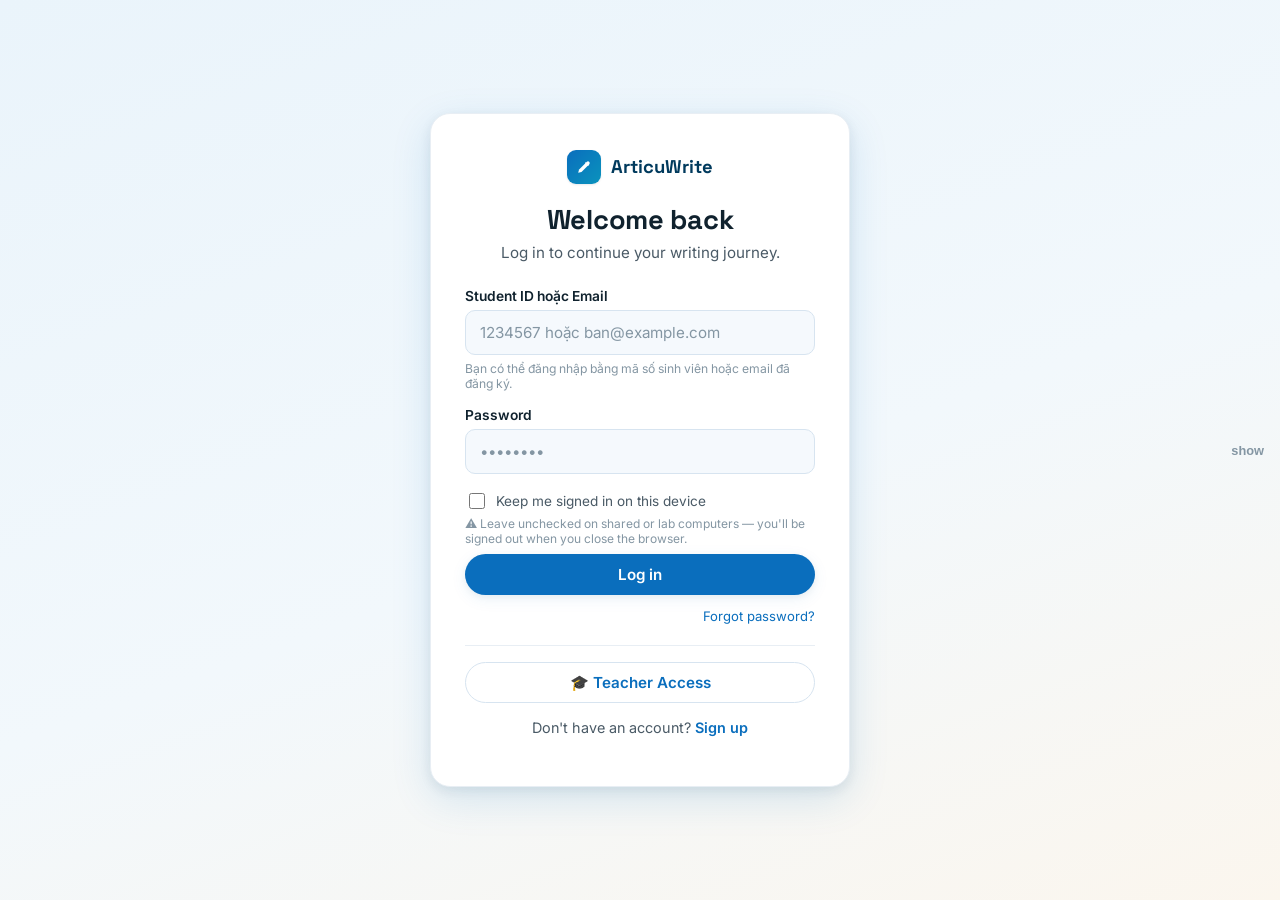
<file: teacher.html>
<!DOCTYPE html>
<html lang="vi">
<head>
<meta charset="UTF-8">
<meta name="viewport" content="width=device-width, initial-scale=1">
<!-- App icon: SVG data URI — no file, no extra request, no 404 -->
<link rel="icon" href="data:image/svg+xml,%3Csvg%20xmlns='http://www.w3.org/2000/svg'%20viewBox='0%200%2024%2024'%3E%3Crect%20width='24'%20height='24'%20rx='5'%20fill='%230A6EBD'/%3E%3Cg%20transform='translate(12,12)%20scale(1.12)%20translate(-11.2,-12.3)'%3E%3Cpath%20d='M4%2020l1.2-4.2L15%206a2%202%200%200%201%202.8%200l.2.2a2%202%200%200%201%200%202.8L8.2%2018.8%204%2020z'%20fill='%23ffffff'/%3E%3Cpath%20d='M13.5%207.5l3%203'%20stroke='%230A6EBD'%20stroke-width='1.4'%20stroke-linecap='round'/%3E%3C/g%3E%3C/svg%3E">
<link rel="apple-touch-icon" href="data:image/svg+xml,%3Csvg%20xmlns='http://www.w3.org/2000/svg'%20viewBox='0%200%2024%2024'%3E%3Crect%20width='24'%20height='24'%20rx='5'%20fill='%230A6EBD'/%3E%3Cg%20transform='translate(12,12)%20scale(1.12)%20translate(-11.2,-12.3)'%3E%3Cpath%20d='M4%2020l1.2-4.2L15%206a2%202%200%200%201%202.8%200l.2.2a2%202%200%200%201%200%202.8L8.2%2018.8%204%2020z'%20fill='%23ffffff'/%3E%3Cpath%20d='M13.5%207.5l3%203'%20stroke='%230A6EBD'%20stroke-width='1.4'%20stroke-linecap='round'/%3E%3C/g%3E%3C/svg%3E">
<meta name="theme-color" content="#0A6EBD">
<title>Teacher · ArticuWrite</title>
<link rel="stylesheet" href="aw-theme.css">
<style>
  /* live observation grid */
  .aw-live-wrap{display:grid;grid-template-columns:1fr 250px;gap:18px}
  @media(max-width:900px){.aw-live-wrap{grid-template-columns:1fr}}
  .aw-live-grid{display:grid;grid-template-columns:repeat(auto-fill,minmax(120px,1fr));gap:10px}
  @keyframes awSlideIn{from{transform:translateX(40px);opacity:0}to{transform:translateX(0);opacity:1}}
  .res-sortable{cursor:pointer;user-select:none;white-space:nowrap}
  .res-sortable:hover{filter:brightness(1.12)}
  .res-sortable.on .res-caret{opacity:1}
  .res-caret{opacity:.55;font-size:.7em}
  .res-new{display:inline-block;background:var(--aw-writing);color:#fff;font-size:.6rem;font-weight:700;
    text-transform:uppercase;letter-spacing:.04em;padding:1px 6px;border-radius:9px;vertical-align:middle;margin-left:5px}
  .aw-res-date{font-size:.66rem;color:var(--aw-ink-3);line-height:1.2;margin-top:1px;white-space:nowrap}
  .aw-ai-toggle{display:inline-flex;align-items:center;gap:7px;border:1px solid #E0A32E;background:#FFF8EC;color:#8A6410;
    border-radius:18px;padding:6px 14px;font-size:.8rem;font-weight:700;cursor:pointer;font-family:var(--aw-font-body)}
  .aw-ai-toggle.on{border-color:#2E9367;background:#EAF7F0;color:#1E7E42}
  .aw-ai-toggle .aw-ai-dot{width:8px;height:8px;border-radius:50%;background:#E0A32E}
  .aw-ai-toggle.on .aw-ai-dot{background:#2E9367}
  .aw-ai-toggle .aw-ai-sub{font-weight:500;opacity:.8;font-size:.72rem;padding-left:6px;border-left:1px solid currentColor}
  .aw-ai-toggle:hover{filter:brightness(.97)}
  .aw-notifs{position:fixed;bottom:20px;right:20px;z-index:900;display:flex;flex-direction:column;gap:10px;max-width:340px}
  .aw-notif{background:var(--aw-primary-dk,#0A4A7A);color:#fff;border-radius:12px;padding:13px 14px;box-shadow:0 10px 30px rgba(0,0,0,.28);display:flex;gap:10px;align-items:flex-start;font-size:.88rem;line-height:1.4;cursor:pointer;animation:awNotifIn .25s ease}
  .aw-notif.hand{background:linear-gradient(135deg,#E0A32E,#C8891A)}
  .aw-notif.out{opacity:0;transform:translateX(20px);transition:opacity .3s,transform .3s}
  .aw-notif-x{background:none;border:none;color:rgba(255,255,255,.75);font-size:1.1rem;cursor:pointer;line-height:1;padding:0 0 0 4px;flex:0 0 auto}
  .aw-notif-x:hover{color:#fff}
  @keyframes awNotifIn{from{opacity:0;transform:translateX(24px)}to{opacity:1;transform:none}}
  .aw-nav-badge{margin-left:auto;background:#E5484D;color:#fff;font-size:.68rem;font-weight:700;min-width:18px;height:18px;border-radius:9px;display:inline-flex;align-items:center;justify-content:center;padding:0 5px}
  .aw-live-list{display:flex;flex-direction:column;gap:6px}
  .aw-live-row{display:flex;align-items:center;gap:12px;padding:9px 14px;border:1px solid var(--aw-border-2);border-radius:10px;cursor:pointer;background:var(--aw-surface)}
  .aw-live-row:hover{background:var(--aw-surface-2)}
  .aw-live-row.sel{border-color:var(--aw-primary);box-shadow:0 0 0 2px var(--aw-primary-lt)}
  .aw-live-av.sm{width:32px;height:32px;font-size:.8rem}
  .aw-lower-hand{background:#FFF8EC;border:1px solid #E0A32E;color:#B8860B;border-radius:16px;padding:4px 11px;font-size:.74rem;font-weight:600;cursor:pointer;white-space:nowrap}
  .aw-lower-hand:hover{background:#E0A32E;color:#fff}
  .aw-live-cell .aw-lower-hand{margin-top:8px;width:100%}
  .aw-live-cell.hand,.aw-live-row.hand{border-color:#E0A32E;background:#FFFCF5}
  .aw-live-cell{background:var(--aw-surface);border:1.5px solid var(--aw-border-2);border-radius:var(--aw-r);padding:12px 10px;text-align:center;cursor:pointer;transition:transform .12s,border-color .14s,box-shadow .14s}
  .aw-live-cell:hover{transform:translateY(-2px);border-color:var(--aw-primary);box-shadow:var(--aw-shadow)}
  .aw-live-cell.sel{border-color:var(--aw-primary);box-shadow:var(--aw-ring)}
  .aw-live-av{width:40px;height:40px;border-radius:50%;background:linear-gradient(135deg,var(--aw-primary),#0A93BD);color:#fff;display:grid;place-items:center;font-weight:700;font-size:.85rem;margin:0 auto 8px}
  .aw-live-name{font-size:.8rem;font-weight:600;color:var(--aw-ink);margin-bottom:6px;white-space:nowrap;overflow:hidden;text-overflow:ellipsis}
  .aw-live-status{display:inline-flex;align-items:center;gap:5px;font-size:.72rem;color:var(--aw-ink-2)}
  .aw-live-side{background:var(--aw-surface);border:1px solid var(--aw-border-2);border-radius:var(--aw-r);padding:16px;box-shadow:var(--aw-shadow-sm);align-self:start}
  .aw-live-side h4{margin:0 0 12px;font-size:.95rem}
  .aw-stat-row{display:flex;justify-content:space-between;font-size:.86rem;padding:6px 0;color:var(--aw-ink-2)}
  .aw-stat-row b{color:var(--aw-ink)}
  /* annotation modal */
  .aw-modal-bg{position:fixed;inset:0;background:rgba(16,34,46,.5);z-index:500;display:none;align-items:center;justify-content:center;padding:20px}
  .aw-modal-bg.show{display:flex}
  .aw-modal{background:var(--aw-surface);border-radius:var(--aw-r-lg);width:80vw;max-width:1400px;height:80vh;max-height:80vh;overflow:hidden;display:grid;grid-template-columns:1fr 320px;box-shadow:var(--aw-shadow-lg)}
  .aw-modal .aw-modal-doc{overflow-y:auto}
  .aw-modal .aw-doc-text{min-height:60vh}
  @media(max-width:800px){.aw-modal{grid-template-columns:1fr;width:95vw;height:90vh}}
  .aw-modal-doc{padding:24px;overflow-y:auto;max-height:90vh}
  .aw-modal-doc-head{display:flex;align-items:center;justify-content:space-between;margin-bottom:14px}
  .aw-doc-text{font-size:1rem;line-height:1.9;color:var(--aw-ink);white-space:pre-wrap;user-select:text;outline:none;min-height:200px;border:1px solid var(--aw-border-2);border-radius:var(--aw-r-sm);padding:16px}
  .aw-doc-text:focus{border-color:var(--aw-primary)}
  .aw-sug-del{color:var(--aw-danger);text-decoration:line-through;text-decoration-thickness:2px}
  .aw-sug-ins{color:var(--aw-writing);font-weight:600}
  .aw-hl{background:#FFF1A8;border-radius:2px;padding:0 1px}
  .aw-doc-comment{border-bottom:2px dotted var(--aw-accent);cursor:help}
  .aw-modal-side{background:var(--aw-surface-2);padding:20px;border-left:1px solid var(--aw-border-2);overflow-y:auto;max-height:90vh}
  .aw-modal-side h4{margin:0 0 12px;font-size:.95rem}
  .aw-suggest-list{display:flex;flex-direction:column;gap:8px;margin-bottom:16px}
  .aw-suggest{background:#FFF;border:1px solid var(--aw-border);border-radius:var(--aw-r-sm);padding:10px;font-size:.82rem}
  .aw-suggest .orig{color:var(--aw-danger);text-decoration:line-through}
  .aw-suggest .sug{color:var(--aw-writing);font-weight:600}
  .aw-score-input{display:flex;align-items:center;gap:8px;margin-bottom:8px}
  .aw-score-input label{width:40px;font-weight:600;font-size:.85rem}
  .aw-score-input input{width:60px;padding:6px 8px;border:1.5px solid var(--aw-border);border-radius:6px;text-align:center}
  .aw-sel-pop{position:fixed;z-index:600;background:var(--aw-primary-dk);border-radius:8px;padding:4px;display:none;gap:2px;box-shadow:var(--aw-shadow-lg)}
  .aw-sel-pop.show{display:flex}
  .aw-sel-pop button{background:none;border:none;color:#fff;padding:6px 10px;font-size:.8rem;cursor:pointer;border-radius:5px;font-family:var(--aw-font-body)}
  .aw-sel-pop button:hover{background:rgba(255,255,255,.15)}
  /* recent activity */
  .aw-two-col{display:grid;grid-template-columns:1fr 300px;gap:18px}
  @media(max-width:900px){.aw-two-col{grid-template-columns:1fr}}
  .aw-panel{background:var(--aw-surface);border:1px solid var(--aw-border-2);border-radius:var(--aw-r);padding:20px;box-shadow:var(--aw-shadow-sm)}
  .aw-tabs{display:flex;gap:4px;border-bottom:2px solid var(--aw-border-2);margin-bottom:18px}
  .aw-tab{padding:10px 18px;border:none;background:none;font-family:var(--aw-font-body);font-weight:600;font-size:.92rem;color:var(--aw-ink-3);cursor:pointer;border-bottom:2px solid transparent;margin-bottom:-2px}
  .aw-tab.active{color:var(--aw-primary);border-bottom-color:var(--aw-primary)}
  /* assignment modal */
  .aw-amodal{background:var(--aw-surface);border-radius:var(--aw-r-lg);width:100%;max-width:640px;max-height:90vh;overflow-y:auto;box-shadow:var(--aw-shadow-lg);padding:30px}
  .aw-amodal h2{font-family:var(--aw-font-display);margin:0 0 4px;font-size:1.4rem}
  .aw-editor-mini-tb{display:flex;gap:2px;padding:6px 8px;border:1px solid var(--aw-border);border-bottom:none;border-radius:var(--aw-r-sm) var(--aw-r-sm) 0 0;background:var(--aw-surface-2)}
  .aw-editor-mini-tb button{width:30px;height:30px;border:none;background:none;border-radius:6px;cursor:pointer;color:var(--aw-ink-2);font-weight:700}
  .aw-editor-mini-tb button:hover{background:var(--aw-primary-lt);color:var(--aw-primary)}
  .aw-prompt-edit{min-height:120px;border:1px solid var(--aw-border);border-radius:0 0 var(--aw-r-sm) var(--aw-r-sm);padding:12px 14px;font-family:var(--aw-font-body);font-size:.95rem;line-height:1.6;outline:none;overflow-y:auto}
  .aw-prompt-edit:focus{border-color:var(--aw-primary)}
  /* wide results table */
  .aw-res-wrap{border-radius:14px;overflow:hidden;box-shadow:0 4px 20px rgba(10,58,93,.08);border:1px solid var(--aw-border-2)}
  .aw-res-table{width:100%;border-collapse:collapse;font-size:.85rem;white-space:nowrap}
  .aw-res-table th,.aw-res-table td{border:1px solid #EEF2F6;padding:9px 11px;text-align:center}
  .aw-res-table thead tr:first-child th{background:linear-gradient(135deg,#0A6EBD,#1A5F9E);color:#fff;font-family:var(--aw-font-display);font-size:.82rem;padding:12px 11px}
  .aw-res-table thead tr:nth-child(2) th{font-size:.7rem;font-weight:700;letter-spacing:.02em}
  /* colored column groups */
  .grp-1{background:#EAF2FB}   /* First - blue */
  .grp-2{background:#EEEBFA}   /* Second - purple */
  .grp-3{background:#E9F5EE}   /* Third - green */
  .grp-best{background:#FEF6E3} /* Best - amber */
  .hd-1{background:#3E7CC4 !important} .hd-2{background:#6B5FC4 !important}
  .hd-3{background:#3EA96B !important} .hd-best{background:#E0A32E !important}
  .aw-res-table td.sticky,.aw-res-table th.sticky{position:sticky;left:0;background:#fff;z-index:2;text-align:left}
  .aw-res-table thead th.sticky{background:linear-gradient(135deg,#0A6EBD,#1A5F9E)}
  .aw-res-table tbody tr:hover td{filter:brightness(.98)}
  .ms-in{width:100%;padding:3px 2px;border:1px solid var(--aw-border);border-radius:4px;text-align:center;font-size:.72rem}
  .ms-in:focus{border-color:var(--aw-primary);outline:none}
  .ms-note{padding:3px 6px;border:1px solid var(--aw-border);border-radius:4px;font-size:.72rem}
  .ms-note:focus{border-color:var(--aw-primary);outline:none}
  .aw-view-hd{background:#EA4B5E;color:#fff;border:none;border-radius:6px;padding:3px 10px;font-size:.7rem;font-weight:700;cursor:pointer;letter-spacing:.02em}
  .aw-view-hd:hover{background:#d13a4c}
  .aw-res-table td{position:relative}
  .aw-res-table td:hover{z-index:200}
  .aw-res-overall{font-weight:800;cursor:pointer;position:relative;display:inline-block;padding:6px 12px;border-radius:10px;background:#fff;box-shadow:0 1px 4px rgba(0,0,0,.08);font-size:1rem}
  .aw-res-overall small{display:block;font-size:.6rem;color:var(--aw-ink-3);font-weight:600}
  .aw-res-overall:hover{box-shadow:0 2px 10px rgba(10,110,189,.3)}
  .aw-res-overall:hover .aw-res-pop{display:block}
  .aw-res-pop{display:none;position:absolute;top:calc(100% + 8px);left:50%;transform:translateX(-50%);background:var(--aw-primary-dk);color:#fff;padding:8px 12px;border-radius:8px;font-size:.72rem;font-weight:500;white-space:nowrap;z-index:500;box-shadow:var(--aw-shadow-lg);pointer-events:none}
  .aw-res-pop:after{content:'';position:absolute;bottom:100%;left:50%;transform:translateX(-50%);border:5px solid transparent;border-bottom-color:var(--aw-primary-dk)}
  .aw-view-btn{background:var(--aw-primary-lt);color:var(--aw-primary);border:none;border-radius:8px;padding:5px 10px;font-size:.75rem;font-weight:600;cursor:pointer}
  .aw-view-btn:hover{background:var(--aw-primary);color:#fff}
  .aw-essay-bg{position:fixed;inset:0;background:rgba(16,34,46,.55);z-index:600;display:none;align-items:flex-start;justify-content:center;padding:30px 20px;overflow-y:auto}
  .aw-essay-bg.show{display:flex}
  .aw-essay-modal{background:#fff;border-radius:16px;width:100%;max-width:760px;box-shadow:0 20px 60px rgba(0,0,0,.3);padding:26px}
  .aw-essay-modal .rv-block{margin-top:14px;padding-top:14px;border-top:1px solid var(--aw-border-2)}
  .aw-essay-modal .rv-block h4{color:var(--aw-primary);margin:0 0 6px;font-size:.85rem;text-transform:uppercase}
  .aw-essay-modal .rv-block p{margin:0 0 6px;line-height:1.55;font-size:.9rem;color:var(--aw-ink-2)}
</style>
</head>
<body>
<div id="app"></div>

<div class="aw-modal-bg" id="modalBg">
  <div class="aw-modal">
    <div class="aw-modal-doc">
      <div class="aw-modal-doc-head">
        <div><b id="mStudent">Student</b> <span style="color:var(--aw-ink-3)" id="mTopic"></span></div>
        <button class="aw-btn" style="padding:6px 18px;background:#E5484D;color:#fff;font-weight:600" id="mClose">✕ Close</button>
      </div>
      <!-- annotation toolbar -->
      <div style="display:flex;gap:2px;flex-wrap:wrap;background:var(--aw-surface-2);border:1px solid var(--aw-border-2);border-radius:var(--aw-r-sm);padding:6px;margin-bottom:8px">
        <button class="aw-tbtn" id="annBold" title="Bold"><b>B</b></button>
        <button class="aw-tbtn" id="annItalic" title="Italic"><i>I</i></button>
        <button class="aw-tbtn" id="annUnder" title="Underline"><u>U</u></button>
        <span style="width:1px;background:var(--aw-border-2);margin:2px 4px;display:inline-block"></span>
        <button class="aw-tbtn" id="annSug" title="Suggest edit (red strike + green insert)">✎ Suggest</button>
        <button class="aw-tbtn" id="annStrike" title="Strike (delete suggestion)">S̶ Strike</button>
        <button class="aw-tbtn" id="annHl" title="Highlight">🖍</button>
        <button class="aw-tbtn" id="annComment" title="Comment">💬</button>
        <span style="width:1px;background:var(--aw-border-2);margin:2px 4px;display:inline-block"></span>
        <button class="aw-tbtn" id="annFontDown" title="Smaller text (selection)">A−</button>
        <button class="aw-tbtn" id="annFontUp" title="Larger text (selection, up to 120px)" style="font-size:1.05rem">A+</button>
        <button class="aw-tbtn" id="annClear" title="Clear formatting">✕ Clear</button>
        <span style="width:1px;background:var(--aw-border-2);margin:2px 4px;display:inline-block"></span>
        <button class="aw-tbtn" id="annZoomOut" title="Zoom out — your view only">🔍−</button>
        <span id="annZoomLbl" style="align-self:center;font-size:.75rem;color:var(--aw-ink-3);min-width:38px;text-align:center">100%</span>
        <button class="aw-tbtn" id="annZoomIn" title="Zoom in for the class to see — your view only">🔍+</button>
        <button class="aw-tbtn" id="annZoomReset" title="Reset zoom" style="font-size:.75rem">Reset</button>
      </div>
      <div class="aw-doc-text" id="mText" contenteditable="false"></div>
      <p style="font-size:.78rem;color:var(--aw-ink-3);margin:10px 0 0">Select text then use the toolbar to suggest edits, highlight or comment. When done, click <b>Push to Student</b> so students can see your feedback.</p>
    </div>
    <div class="aw-modal-side">
      <h4>Teacher Suggestions</h4>
      <p style="font-size:.8rem;color:var(--aw-ink-3);margin:0 0 12px">Red strike = error · Green = suggested fix</p>
      <div class="aw-suggest-list" id="suggestList"></div>
      <h4>Scoring (IELTS)</h4>
      <div class="aw-score-input"><label>TR</label><input type="number" id="sTR" min="0" max="9" step="0.5"></div>
      <div class="aw-score-input"><label>CC</label><input type="number" id="sCC" min="0" max="9" step="0.5"></div>
      <div class="aw-score-input"><label>LR</label><input type="number" id="sLR" min="0" max="9" step="0.5"></div>
      <div class="aw-score-input"><label>GRA</label><input type="number" id="sGRA" min="0" max="9" step="0.5"></div>
      <div class="aw-score-input"><label><b>Overall</b></label><input type="number" id="sOverall" min="0" max="9" step="0.5"></div>
      <button class="aw-btn aw-btn-accent aw-btn-block" id="pushFb" style="margin-top:12px">⬆ Push to Student</button>
      <button class="aw-btn aw-btn-primary aw-btn-block" id="saveFb" style="margin-top:8px">✓ Submit & Save Score</button>
    </div>
  </div>
</div>

<div class="aw-essay-bg" id="essayModal"><div class="aw-essay-modal" id="essayModalBody"></div></div>

<div class="aw-sel-pop" id="selPop">
  <button id="popSuggest">✎ Suggest</button>
  <button id="popStrike">S̶ Strike</button>
  <button id="popHl">🖍 Highlight</button>
  <button id="popComment">💬 Comment</button>
</div>

<!-- assignment creation modal -->
<div class="aw-modal-bg" id="assignModal">
  <div class="aw-amodal">
    <h2 id="assignTitle">New Homework</h2>
    <p class="aw-auth-sub" style="margin:0 0 18px" id="assignSub">Assign to the selected class.</p>
    <div class="aw-field"><label class="aw-label">Title (tên bài tập)</label>
      <input class="aw-input" id="aTopic" placeholder="VD: Day 1 — Discussion 1"></div>
    <div class="aw-field"><label class="aw-label">Prompt (đề bài chính thức)</label>
      <div class="aw-editor-mini-tb">
        <button type="button" data-c="bold"><b>B</b></button>
        <button type="button" data-c="italic"><i>I</i></button>
        <button type="button" data-c="underline"><u>U</u></button>
        <button type="button" data-c="insertUnorderedList">•</button>
      </div>
      <div class="aw-prompt-edit" id="aPrompt" contenteditable="true" data-ph="Enter the prompt, requirements, criteria… (line breaks & formatting supported)"></div>
    </div>
    <div class="aw-field">
      <label class="aw-label">🎓 Teacher's Notes for AI <span style="font-weight:400;color:var(--aw-ink-3)">(grading rules — optional)</span></label>
      <textarea class="aw-input" id="aAiNotes" rows="3" placeholder="Tell the AI how to grade this task for your class context. E.g. 'Students may use simple present to narrate — do not flag past-tense errors.' or 'Informal tone and slang are allowed here.' The AI will follow these rules and override default IELTS strictness accordingly."></textarea>
      <p style="margin:6px 0 0;font-size:.78rem;color:var(--aw-ink-3)">💡 Use this so the AI won't overwhelm weaker students with errors that don't apply in your lesson context.</p>
    </div>
    <div class="aw-row" style="display:flex;gap:12px">
      <div class="aw-field" style="flex:1" id="reqField"><label class="aw-label">Required revisions</label>
        <input class="aw-input" id="aReq" type="number" value="5" min="1"></div>
      <div class="aw-field" style="flex:1" id="durField" style="display:none"><label class="aw-label">Duration (min)</label>
        <input class="aw-input" id="aDur" type="number" value="40" min="5"></div>
      <div class="aw-field" style="flex:1" id="deadField"><label class="aw-label">Deadline</label>
        <input class="aw-input" id="aDead" type="date"></div>
    </div>
    <div style="display:flex;gap:10px;justify-content:flex-end;margin-top:8px">
      <button class="aw-btn aw-btn-ghost" id="aCancel">Cancel</button>
      <button class="aw-btn aw-btn-primary" id="aCreate">Create & Assign</button>
    </div>
  </div>
</div>

<script src="aw-common.js"></script>
<script src="aw-cefr.js"></script>
<script src="aw-teacher-ai.js"></script>
<script>
if (window.AW && !AW.renderTodaysWord) { AW.renderTodaysWord = function(){}; }
if (window.AW && !AW.bumpLoginCount) { AW.bumpLoginCount = function(){}; }
if (window.AW && !AW.groqKey) { AW.groqKey = { get:function(){return localStorage.getItem('aw_groq_key')||'';}, set:function(k){localStorage.setItem('aw_groq_key',k||'');} }; }
</script>
<script>
if (typeof AW === 'undefined') {
  document.body.innerHTML = '<div style="max-width:560px;margin:80px auto;padding:30px;border:2px solid #EA4335;border-radius:14px;font-family:system-ui;color:#10222E"><h2>&#9888; Kh&ocirc;ng t&#7843;i &#273;&#432;&#7907;c aw-common.js</h2><p>File <b>aw-common.js</b> v&agrave; <b>aw-theme.css</b> ph&#7843;i n&#7857;m <b>c&ugrave;ng th&#432; m&#7909;c</b> v&#7899;i file HTML n&agrave;y tr&ecirc;n GitHub. Upload &#273;&#7911; ch&uacute;ng r&#7891;i t&#7843;i l&#7841;i trang.</p></div>';
  throw new Error('aw-common.js not loaded');
}

var sess = AW.session.require('teacher');
if (!sess) throw 'redirect';

// selected class (persisted per teacher)
var CLASS_KEY = 'aw_teacher_class';
var myClasses = [];
function curClass(){ return localStorage.getItem(CLASS_KEY) || ''; }
function setCurClass(id){ localStorage.setItem(CLASS_KEY, id); }
function curClassObj(){ return myClasses.filter(function(c){return c.classId===curClass();})[0]||null; }

var nav = [
  { id:'overview',   label:'Class Overview', icon:'overview', active:true },
  { id:'live',       label:'Live Observation', icon:'live' },
  { id:'assignments',label:'Assignments', icon:'modes' },
  { id:'results',    label:'Results', icon:'results' },
  { id:'queries',    label:'Feedback Queries', icon:'results' },
  { id:'board',      label:'Interactive Board', icon:'modes', href:'board.html' },
  { id:'library',    label:'Library', icon:'library', href:'library.html' },
  { id:'settings',   label:'Settings', icon:'settings' },
];

var content = AW.renderShell({
  mount:'app', nav:nav, eyebrow:'Teacher Dashboard Interface', title:'Class Overview',
  onNav:function(id){
    stopLivePoll();
    if(!curClass() && id!=='settings'){ AW.toast('Create or select a class first.','err'); showClasses(); AW.setActiveNav('overview'); return; }
    if(id==='overview') showOverview();
    else if(id==='live') showLive();
    else if(id==='assignments') showAssignments();
    else if(id==='results') showResults();
    else if(id==='queries') showQueries();
    else if(id==='settings') showSettings();
    AW.setActiveNav(id);
  }
});

// class selector bar injected under topbar
function injectClassBar(){
  var old=document.getElementById('classBar'); if(old)old.remove();
  var bar=document.createElement('div');
  bar.id='classBar';
  bar.style.cssText='display:flex;align-items:center;gap:12px;padding:12px 30px;background:var(--aw-surface);border-bottom:1px solid var(--aw-border-2);flex-wrap:wrap';
  var opts=myClasses.map(function(c){
    return '<option value="'+AW.esc(c.classId)+'"'+(c.classId===curClass()?' selected':'')+'>'+AW.esc(c.className)+' ('+AW.esc(c.classId)+')</option>';
  }).join('');
  bar.innerHTML=
    '<span style="font-weight:600;font-size:.85rem;color:var(--aw-ink-2)">Class:</span>'+
    '<select class="aw-select" id="classSel"'+(myClasses.length?'':' disabled')+'>'+
      (myClasses.length?opts:'<option>No classes yet</option>')+'</select>'+
    (curClassObj()?'<span class="aw-tag aw-tag-type">'+AW.esc(curClassObj().year||'')+(curClassObj().semester?' · HK'+AW.esc(curClassObj().semester):'')+'</span>':'')+
    aiToggleHtml()+
    '<button class="aw-btn aw-btn-primary" style="margin-left:auto;padding:8px 16px" id="newClassBtn">+ Create New Class</button>';
  var main=document.querySelector('.aw-main');
  var topbar=main.querySelector('.aw-topbar');
  topbar.insertAdjacentElement('afterend', bar);
  var sel=document.getElementById('classSel');
  if(sel) sel.onchange=function(){ setCurClass(this.value); location.reload(); };
  document.getElementById('newClassBtn').onclick=showCreateClass;
  wireAiToggle();
}

/*──────── Experimental vs Control class ────────
  A control class keeps every human feature (Ask Teacher, Board, raise hand)
  but hides the AI grader and AI tutor from students, so the only difference
  between the two groups is the thing being researched. */
function classAiEnabled(){
  var c = curClassObj();
  return !c || c.aiEnabled !== false;   // default ON for existing classes
}
function aiToggleHtml(){
  if(!curClassObj()) return '';
  var on = classAiEnabled();
  return '<button class="aw-ai-toggle'+(on?' on':'')+'" id="aiToggleBtn" '+
    'title="'+(on?'Lớp thực nghiệm — sinh viên có AI chấm và AI Tutor':'Lớp đối chứng — sinh viên KHÔNG có AI')+'">'+
    '<span class="aw-ai-dot"></span>'+(on?'AI: Bật':'AI: Tắt')+
    '<span class="aw-ai-sub">'+(on?'Thực nghiệm':'Đối chứng')+'</span></button>';
}
function wireAiToggle(){
  var b=document.getElementById('aiToggleBtn'); if(!b) return;
  b.onclick=function(){
    var on=classAiEnabled(), c=curClassObj();
    var msg = on
      ? 'Tắt AI cho lớp "'+c.className+'"?\n\nSinh viên sẽ KHÔNG còn: chấm điểm AI, AI Tutor, Vocabulary Profile.\nVẫn giữ: Ask Teacher, Board, Raise hand, Library, Q&A.\n\nLớp này sẽ được ghi nhận là nhóm ĐỐI CHỨNG.'
      : 'Bật lại AI cho lớp "'+c.className+'"?\n\nSinh viên sẽ dùng được đầy đủ tính năng AI.\nLớp này sẽ được ghi nhận là nhóm THỰC NGHIỆM.';
    if(!confirm(msg)) return;
    b.disabled=true;
    AW.api('class.setAiEnabled',{classId:c.classId, enabled:!on}).then(function(res){
      if(res&&res.success){
        c.aiEnabled = !on;
        AW.toast(!on?'Đã bật AI — lớp thực nghiệm':'Đã tắt AI — lớp đối chứng','ok');
        injectClassBar();
      } else {
        AW.toast((res&&res.error)||'Không đổi được','err');
        b.disabled=false;
      }
    });
  };
}

/*═══════════ CLASSES ═══════════*/
function bootClasses(){
  AW.api('class.list',{teacherEmail:sess.email}).then(function(res){
    myClasses=(res&&res.data)||[];
    if(myClasses.length && !curClass()) setCurClass(myClasses[0].classId);
    injectClassBar();
    if(!myClasses.length){ showClasses(); }
    else { routeInitial(); }
  });
}

function showClasses(){
  document.getElementById('awPageTitle').textContent='My Classes';
  if(!myClasses.length){
    content.innerHTML='<div class="aw-empty">'+AW.icon('overview')+
      '<p>You have no classes yet. Create your first class to begin.</p>'+
      '<button class="aw-btn aw-btn-primary" style="margin-top:14px" onclick="showCreateClass()">+ Create New Class</button></div>';
    return;
  }
  content.innerHTML='<div class="aw-grid">'+myClasses.map(function(c){
    return '<div class="aw-lib-card" onclick="pickClass(\''+c.classId+'\')">'+
      '<h3 class="aw-lib-title">'+AW.esc(c.className)+'</h3>'+
      '<span class="aw-tag aw-tag-type">'+AW.esc(c.classId)+'</span> '+
      '<span class="aw-tag aw-tag-medium">'+AW.esc(c.year||'')+(c.semester?' · HK'+AW.esc(c.semester):'')+'</span>'+
      '<p class="aw-lib-desc">Class code to share with students: <b>'+AW.esc(c.classId)+'</b></p></div>';
  }).join('')+'</div>';
}
window.pickClass=function(id){ setCurClass(id); location.reload(); };

window.showCreateClass=function(){
  var name=prompt('Class name (e.g. IELTS Writing 01):'); if(!name)return;
  var year=prompt('Academic year (e.g. 2026-2027):','2026-2027')||'';
  var sem=prompt('Semester (1, 2 or 3):','2')||'';
  AW.api('class.create',{className:name,year:year,semester:sem,teacherEmail:sess.email}).then(function(res){
    if(res&&res.success){
      AW.toast('Class created · Code: '+res.data.classId,'ok',4000);
      setCurClass(res.data.classId);
      setTimeout(function(){location.reload();},800);
    } else AW.toast((res&&res.error)||'Failed to create class','err');
  });
};

/*═══════════ OVERVIEW ═══════════*/
function showOverview(){
  document.getElementById('awPageTitle').textContent='Class Overview';
  content.innerHTML='<div class="aw-empty"><span class="aw-spin aw-spin-dark"></span></div>';
  AW.api('teacher.getOverview',{class:curClass()}).then(function(res){
    var d=(res&&res.data)||{avgScore:0,totalEssays:0,activeStudents:0,feedbackPending:0};
    content.innerHTML=
      '<div id="todaysWord"></div>' +
      '<div class="aw-kpi-row">' +
        kpi('Average Class Score', d.avgScore||'—') +
        kpi('Total Essays Submitted', d.totalEssays) +
        kpi('Active Students', d.activeStudents) +
        kpi('Feedback Pending', d.feedbackPending) +
      '</div>' +
      '<div class="aw-two-col">' +
        '<div class="aw-panel"><h3 style="margin:0 0 14px">Class Roster <span id="rosterCount" style="color:var(--aw-ink-3);font-weight:400;font-size:.85rem"></span></h3><div id="roster"></div></div>' +
        '<div class="aw-panel"><h3 style="margin:0 0 14px">Quick Actions</h3>' +
          '<button class="aw-btn aw-btn-primary aw-btn-block" style="margin-bottom:10px" onclick="document.querySelector(\'[data-nav=assignments]\').click()">+ New Assignment</button>' +
          '<button class="aw-btn aw-btn-ghost aw-btn-block" style="margin-bottom:10px" onclick="document.querySelector(\'[data-nav=live]\').click()">Go to Live Observation</button>' +
          '<button class="aw-btn aw-btn-ghost aw-btn-block" onclick="showClasses()">Manage Classes</button>' +
        '</div>' +
      '</div>';
    loadRecent();
    loadRoster();
    AW.renderTodaysWord('todaysWord');
  });
}
function kpi(label,val){return '<div class="aw-kpi"><div class="aw-kpi-label">'+label+'</div><div class="aw-kpi-value">'+val+'</div></div>';}
function loadRecent(){
  AW.api('teacher.getResults',{class:curClass(),mode:'homework'}).then(function(res){
    var rows=(res&&res.data)||[];
    var box=document.getElementById('recent');
    if(!box)return;
    if(!rows.length){box.innerHTML='<p style="color:var(--aw-ink-3);font-size:.88rem">No submissions yet.</p>';return;}
    box.innerHTML=rows.slice(-6).reverse().map(function(g){
      var last=g.writes[g.writes.length-1]||{};
      return '<div style="display:flex;justify-content:space-between;padding:8px 0;border-bottom:1px solid var(--aw-border-2);font-size:.88rem">'+
        '<span>'+AW.esc(g.name||g.studentId)+' — '+AW.esc(g.topic||'')+'</span>'+
        '<b class="'+AW.scoreClass(last.overall)+'">'+(last.overall||'—')+'</b></div>';
    }).join('');
  });
}
function loadRoster(){
  AW.api('class.roster',{class:curClass()}).then(function(res){
    var rows=(res&&res.data)||[];
    var box=document.getElementById('roster');
    var cnt=document.getElementById('rosterCount');
    if(!box)return;
    if(cnt)cnt.textContent='('+rows.length+' students)';
    if(!rows.length){box.innerHTML='<p style="color:var(--aw-ink-3);font-size:.88rem">No students have joined this class yet. Share class code <b>'+AW.esc(curClass())+'</b> with students.</p>';return;}
    box.innerHTML=rows.map(function(s){
      return '<div style="display:flex;justify-content:space-between;align-items:center;padding:8px 0;border-bottom:1px solid var(--aw-border-2);font-size:.88rem">'+
        '<span><b>'+AW.esc(s.studentId)+'</b> · '+AW.esc(s.name||'')+'</span>'+
        '<span style="display:flex;gap:8px;align-items:center"><span style="color:var(--aw-ink-3)">'+AW.esc(s.email||'')+'</span>'+
        '<button class="aw-btn aw-btn-ghost" style="padding:3px 9px;font-size:.72rem;color:var(--aw-danger)" onclick="archiveStudent(\''+AW.esc(s.studentId)+'\',\''+AW.esc(s.name||'')+'\')">Archive</button></span></div>';
    }).join('');
  });
}

/*═══════════ LIVE OBSERVATION ═══════════*/
/* IELTS band rounding: .25–.74 → .5, otherwise to the nearest whole band.
   Shared by the Results table and the Live Observation scoring panel. */
/* Compact CEFR vocabulary profile for the teacher essay modal.
   Same difficulty ramp as the student view: green (easy) → red (hardest). */
var AW_CEFR_BANDS = [
  { key:'A1A2', label:'A1–A2', sub:'Cơ bản',         color:'#2E9367' },
  { key:'B1',   label:'B1',    sub:'Trung cấp',      color:'#0A6EBD' },
  { key:'B2',   label:'B2',    sub:'Trên trung cấp', color:'#E0A32E' },
  { key:'C1',   label:'C1',    sub:'Nâng cao',       color:'#E8730C' },
  { key:'C2',   label:'C2',    sub:'Thành thạo',     color:'#D93025' }
];
function renderTeacherVocab(p){
  if(!p || !p.totalWords) return '';
  var pct = {
    A1A2: Math.round((p.pctByLevel.A1 + p.pctByLevel.A2) * 10) / 10,
    B1: p.pctByLevel.B1, B2: p.pctByLevel.B2, C1: p.pctByLevel.C1, C2: p.pctByLevel.C2
  };
  var segs = AW_CEFR_BANDS.map(function(b){
    var w = pct[b.key]; if(w<=0) return '';
    return '<div title="'+b.label+': '+w+'%" style="width:'+w+'%;background:'+b.color+'"></div>';
  }).join('');
  var rows = AW_CEFR_BANDS.map(function(b){
    var w = pct[b.key];
    return '<div style="display:flex;align-items:center;gap:10px;margin-bottom:7px">'+
      '<div style="width:112px;flex:0 0 auto;line-height:1.25"><b style="font-size:.82rem;color:'+b.color+'">'+b.label+'</b>'+
        '<div style="font-size:.68rem;color:var(--aw-ink-3)">'+b.sub+'</div></div>'+
      '<div style="flex:1;height:13px;background:var(--aw-surface-2);border-radius:7px;overflow:hidden">'+
        '<div style="height:100%;width:'+w+'%;min-width:3px;border-radius:7px;background:'+b.color+'"></div></div>'+
      '<div style="width:46px;text-align:right;font-size:.8rem;font-weight:700">'+w+'%</div></div>';
  }).join('');
  return '<h4 style="color:var(--aw-primary);text-transform:uppercase;font-size:.82rem;margin:14px 0 6px">📊 Vocabulary Profile (CEFR)</h4>'+
    '<div style="display:flex;height:13px;border-radius:7px;overflow:hidden;margin-bottom:12px;background:var(--aw-surface-2)">'+segs+'</div>'+
    rows+
    '<div style="display:flex;gap:16px;flex-wrap:wrap;font-size:.82rem;margin:10px 0 4px">'+
      '<span><b style="color:#E8730C">'+p.pctAdvanced+'%</b> C1 trở lên</span>'+
      '<span><b style="color:#E0A32E">'+p.pctUpperMid+'%</b> B2 trở lên</span>'+
      '<span><b>'+p.diversity+'%</b> độ đa dạng</span>'+
      '<span><b>'+p.uniqueLemmas+'</b> từ khác nhau</span>'+
    '</div>'+
    '<p style="font-size:.72rem;color:var(--aw-ink-3);margin:0 0 10px">Độ đa dạng = số từ khác nhau ÷ tổng số từ (đếm theo từ gốc). '+p.listed+'/'+p.totalWords+' từ nằm trong thang CEFR.</p>';
}

function awIeltsRound(avg){
  var whole=Math.floor(avg), frac=avg-whole;
  if(frac<0.25) return whole;
  if(frac<0.75) return whole+0.5;
  return whole+1;
}
/* Wire 4 criterion inputs so the overall box fills itself in.
   The teacher can still type over it — a manual value is never overwritten
   unless they change a criterion again. */
function wireAutoOverall(critInputs, overallInput){
  if(!overallInput || !critInputs.length) return;
  function recalc(){
    var nums=[];
    critInputs.forEach(function(x){ var v=parseFloat(x.value); if(!isNaN(v)) nums.push(v); });
    if(nums.length===critInputs.length){
      var avg=nums.reduce(function(a,b){return a+b;},0)/nums.length;
      overallInput.value=awIeltsRound(avg);
    }
  }
  critInputs.forEach(function(inp){
    if(inp.dataset.autoOa) return;   // already wired (modal reopened)
    inp.dataset.autoOa='1';
    inp.addEventListener('input', recalc);
  });
}

var livePoll=null, liveSelected=null, liveData=[], liveTaskFilter='all', liveView='grid';
function showLive(){
  document.getElementById('awPageTitle').textContent='Live Observation';
  // load inclass assignments for filter
  AW.api('write.getAssignments',{class:curClass(),mode:'inclass'}).then(function(res){
    var tasks=(res&&res.data)||[];
    var taskOpts='<option value="all">All in-class tasks</option>'+
      tasks.map(function(t){return '<option value="'+AW.esc(t.topicId)+'">'+AW.esc(t.topic)+'</option>';}).join('');
    content.innerHTML=
      '<div style="display:flex;gap:12px;align-items:center;margin-bottom:16px;flex-wrap:wrap">'+
        '<select class="aw-select" id="liveTaskSel">'+taskOpts+'</select>'+
        '<div style="display:flex;gap:2px;background:var(--aw-surface-2);border-radius:8px;padding:3px">'+
          '<button class="aw-btn" id="viewGrid" style="padding:5px 12px;font-size:.8rem">▦ Grid</button>'+
          '<button class="aw-btn" id="viewList" style="padding:5px 12px;font-size:.8rem">☰ List</button>'+
        '</div>'+
        '<span style="font-size:.82rem;color:var(--aw-ink-3)">Polls every 6s · Click a student to view &amp; annotate</span>'+
      '</div>'+
      '<div class="aw-live-wrap">' +
        '<div><div id="liveGrid" class="aw-live-grid"><div class="aw-empty"><span class="aw-spin aw-spin-dark"></span></div></div></div>' +
        '<div class="aw-live-side"><h4>🙋 Live Questions <span id="liveQCount" style="font-weight:400;color:var(--aw-danger)"></span></h4>' +
          '<div id="liveQuestions" style="margin-bottom:16px"><p style="font-size:.8rem;color:var(--aw-ink-3)">No questions yet.</p></div>' +
          '<h4>Session Stats</h4><div id="liveStats"></div>' +
          '<p style="font-size:.78rem;color:var(--aw-ink-3);margin-top:14px">Click a student to open their live essay and add suggestions.</p></div>' +
      '</div>';
    document.getElementById('liveTaskSel').onchange=function(){ liveTaskFilter=this.value; renderLive(); };
    function setView(v){ liveView=v;
      document.getElementById('viewGrid').style.background=v==='grid'?'var(--aw-primary)':'';
      document.getElementById('viewGrid').style.color=v==='grid'?'#fff':'';
      document.getElementById('viewList').style.background=v==='list'?'var(--aw-primary)':'';
      document.getElementById('viewList').style.color=v==='list'?'#fff':'';
      renderLive();
    }
    document.getElementById('viewGrid').onclick=function(){setView('grid');};
    document.getElementById('viewList').onclick=function(){setView('list');};
    setView('grid');
    pollLive();
    livePoll=setInterval(pollLive, 6000);
  });
}
function stopLivePoll(){ if(livePoll){clearInterval(livePoll);livePoll=null;} }
function pollLive(){
  AW.api('teacher.getLive',{class:curClass()}).then(function(res){
    // Live Observation only tracks students doing In-class Practice
    liveData=((res&&res.data)||[]).filter(function(s){ return s.mode==='inclass'; });
    renderLive();
  });
  pollLiveQuestions();
}
function pollLiveQuestions(){
  AW.api('query.listLive',{class:curClass()}).then(function(res){
    var qs=(res&&res.data)||[];
    var open=qs.filter(function(q){return q.status==='open';});
    var box=document.getElementById('liveQuestions'); if(!box)return;
    var cnt=document.getElementById('liveQCount'); if(cnt)cnt.textContent=open.length?('· '+open.length+' new'):'';
    if(!qs.length){ box.innerHTML='<p style="font-size:.8rem;color:var(--aw-ink-3)">No questions yet.</p>'; return; }
    box.innerHTML=qs.slice(0,8).map(function(q){
      var answered=q.status==='answered';
      return '<div style="border:1px solid var(--aw-border-2);border-radius:10px;padding:9px 11px;margin-bottom:8px;background:'+(answered?'#fff':'#FFF8EC')+'">'+
        '<div style="font-size:.76rem;color:var(--aw-ink-3);margin-bottom:3px"><b style="color:var(--aw-ink)">'+AW.esc(q.studentName||q.studentId)+'</b> · '+AW.esc(q.topic||'')+'</div>'+
        '<div style="font-size:.85rem;margin-bottom:6px">'+AW.esc(q.question)+'</div>'+
        (answered
          ? '<div style="font-size:.8rem;background:#EAF6EF;border-radius:6px;padding:5px 8px"><b style="color:var(--aw-writing)">You:</b> '+AW.esc(q.answer)+'</div>'+
            '<button class="aw-btn aw-btn-ghost lqShare" data-id="'+AW.esc(q.queryId)+'" data-shared="'+(q.shared?'1':'0')+'" style="padding:2px 10px;font-size:.72rem;margin-top:5px">'+(q.shared?'✓ Shared':'Share to class')+'</button>'
          : '<div style="display:flex;gap:5px"><input class="aw-input lqAns" data-id="'+AW.esc(q.queryId)+'" placeholder="Quick answer…" style="flex:1;padding:5px 8px;font-size:.8rem"><button class="aw-btn aw-btn-primary lqSend" data-id="'+AW.esc(q.queryId)+'" style="padding:5px 10px;font-size:.75rem">Reply</button></div>')+
      '</div>';
    }).join('');
    AW.els('.lqSend').forEach(function(b){ b.onclick=function(){
      var inp=document.querySelector('.lqAns[data-id="'+b.dataset.id+'"]'); var a=inp.value.trim();
      if(!a){AW.toast('Type a reply','err');return;}
      AW.api('query.answer',{queryId:b.dataset.id,answer:a}).then(function(r){ if(r&&r.success){AW.toast('Replied','ok');pollLiveQuestions();} });
    };});
    AW.els('.lqShare').forEach(function(b){ b.onclick=function(){
      var mk=b.dataset.shared!=='1';
      AW.api('query.share',{queryId:b.dataset.id,shared:mk}).then(function(r){ if(r&&r.success){AW.toast(mk?'Shared':'Unshared','ok');pollLiveQuestions();} });
    };});
  });
}
function renderLive(){
  var grid=document.getElementById('liveGrid'); if(!grid)return;
  var filtered = (liveTaskFilter==='all') ? liveData :
    liveData.filter(function(s){ return String(s.topicId)===String(liveTaskFilter); });
  if(!filtered.length){
    grid.innerHTML='<div class="aw-empty">'+AW.icon('live')+'<p>No students are currently doing In-class Practice. Create an in-class task first.</p></div>';
    document.getElementById('liveStats').innerHTML='';return;
  }
  var counts={Writing:0,Idle:0,Offline:0,Submitted:0};
  filtered.forEach(function(s){ counts[s.status]=(counts[s.status]||0)+1; });
  grid.className = (liveView==='list') ? 'aw-live-list' : 'aw-live-grid';
  grid.innerHTML=filtered.map(function(s){
    var dot=s.status==='Writing'?'writing':s.status==='Idle'?'idle':s.status==='Submitted'?'submitted':'offline';
    var init=(s.name||s.studentId).split(/\s+/).map(function(w){return w[0];}).slice(0,2).join('').toUpperCase();
    var hand = s.raisedHand ? '<span title="Raised hand" style="margin-left:6px">✋</span>' : '';
    var lower = s.raisedHand
      ? '<button class="aw-lower-hand" data-lower="'+AW.esc(s.studentId)+'" data-name="'+AW.esc(s.name||s.studentId)+'" title="Mark as handled — lowers the student\'s hand">✓ Lower hand</button>'
      : '';
    if(liveView==='list'){
      return '<div class="aw-live-row'+(liveSelected===s.studentId?' sel':'')+(s.raisedHand?' hand':'')+'" data-sid="'+AW.esc(s.studentId)+'">' +
        '<div class="aw-live-av sm">'+AW.esc(init)+'</div>' +
        '<div style="flex:1"><b>'+AW.esc(s.name||s.studentId)+'</b>'+hand+'<div style="font-size:.75rem;color:var(--aw-ink-3)">'+AW.esc(s.studentId)+'</div></div>' +
        lower +
        '<div style="font-size:.8rem;color:var(--aw-ink-3);margin:0 12px">'+(parseInt(s.wordCount)||0)+' words</div>' +
        '<div class="aw-live-status"><span class="aw-dot aw-dot-'+dot+'"></span>'+s.status+'</div></div>';
    }
    return '<div class="aw-live-cell'+(liveSelected===s.studentId?' sel':'')+(s.raisedHand?' hand':'')+'" data-sid="'+AW.esc(s.studentId)+'">' +
      '<div class="aw-live-av">'+AW.esc(init)+'</div>' +
      '<div class="aw-live-name">'+AW.esc(s.name||s.studentId)+hand+'</div>' +
      '<div class="aw-live-status"><span class="aw-dot aw-dot-'+dot+'"></span>'+s.status+'</div>' +
      lower + '</div>';
  }).join('');
  var totalWords=filtered.reduce(function(a,s){return a+(parseInt(s.wordCount)||0);},0);
  document.getElementById('liveStats').innerHTML=
    statRow('Writing',counts.Writing||0)+statRow('Idle',counts.Idle||0)+
    statRow('Offline',counts.Offline||0)+statRow('Submitted',counts.Submitted||0)+
    '<hr style="border:none;border-top:1px solid var(--aw-border-2);margin:10px 0">'+
    statRow('Total words',totalWords);
  AW.els('.aw-live-cell, .aw-live-row').forEach(function(c){
    c.onclick=function(){
      liveSelected=c.dataset.sid;
      var s=filtered.filter(function(x){return String(x.studentId)===String(liveSelected);})[0];
      if(s) openAnnotation(s);
    };
  });
  AW.els('.aw-lower-hand').forEach(function(b){
    b.onclick=function(e){
      e.stopPropagation();               // don't open the student's essay
      lowerStudentHand(b.dataset.lower, b.dataset.name, b);
    };
  });
}
/* Teacher marks a raised hand as handled. Clears the flag server-side and
   updates the view straight away rather than waiting for the next poll. */
function lowerStudentHand(studentId, name, btn){
  if(btn){ btn.disabled=true; btn.textContent='…'; }
  AW.api('write.raiseHand',{ studentId:studentId, raised:false }).then(function(res){
    if(res&&res.success){
      AW.toast('Lowered '+(name||'student')+"'s hand",'ok');
      liveData.forEach(function(s){ if(String(s.studentId)===String(studentId)) s.raisedHand=false; });
      delete _seenHands[studentId];      // so a new raise notifies again
      renderLive();
    } else {
      AW.toast('Could not lower the hand','err');
      if(btn){ btn.disabled=false; btn.textContent='✓ Lower hand'; }
    }
  });
}
function statRow(l,v){return '<div class="aw-stat-row"><span>'+l+'</span><b>'+v+'</b></div>';}

/*═══════════ ANNOTATION MODAL — Google-Docs-style inline editing ═══════════
  The doc is contentEditable. Selecting text + choosing a tool wraps the
  selection in a styled span (strikethrough + green insertion, highlight,
  or comment). Suggestions are also recorded in a structured list so they
  can be saved to the backend and reviewed.
─────────────────────────────────────────────────────────────────*/
var currentAnnot={ studentId:null, topicId:null, mode:null, suggestions:[] };
var mText=document.getElementById('mText');
var selPop=document.getElementById('selPop');
var savedRange=null;

function openAnnotation(s){
  currentAnnot={ studentId:s.studentId, topicId:s.topicId, mode:s.mode, suggestions:[] };
  document.getElementById('mStudent').textContent=s.name||s.studentId;
  document.getElementById('mTopic').textContent=s.topic?('· '+s.topic):'';
  mText.textContent=s.snapshot||'(chưa có nội dung)';
  mText.setAttribute('contenteditable','true');
  document.getElementById('suggestList').innerHTML='<p style="font-size:.8rem;color:var(--aw-ink-3)">Chưa có đề xuất assignments yet.</p>';
  ['sTR','sCC','sLR','sGRA','sOverall'].forEach(function(id){document.getElementById(id).value='';});
  // Overall fills itself in from the 4 criteria (IELTS rounding)
  wireAutoOverall(
    ['sTR','sCC','sLR','sGRA'].map(function(id){ return document.getElementById(id); }),
    document.getElementById('sOverall')
  );
  document.getElementById('modalBg').classList.add('show');
  // wire toolbar buttons to trigger same actions as popup
  document.getElementById('annBold').onclick=function(){ document.execCommand('bold'); };
  document.getElementById('annItalic').onclick=function(){ document.execCommand('italic'); };
  document.getElementById('annUnder').onclick=function(){ document.execCommand('underline'); };
  document.getElementById('annSug').onclick=function(){ triggerAnnotation('suggest'); };
  document.getElementById('annStrike').onclick=function(){ triggerAnnotation('strike'); };
  document.getElementById('annHl').onclick=function(){ triggerAnnotation('highlight'); };
  document.getElementById('annComment').onclick=function(){ triggerAnnotation('comment'); };
  // font size on the SELECTION (this is part of the essay HTML → pushed to student)
  document.getElementById('annFontUp').onclick=function(){ annChangeFont(1); };
  document.getElementById('annFontDown').onclick=function(){ annChangeFont(-1); };
  document.getElementById('annClear').onclick=annClearFormat;
  // zoom = TEACHER VIEW ONLY (inline style on the container, never part of innerHTML)
  document.getElementById('annZoomIn').onclick=function(){ annZoom(1); };
  document.getElementById('annZoomOut').onclick=function(){ annZoom(-1); };
  document.getElementById('annZoomReset').onclick=function(){ annZoomLevel=100; applyAnnZoom(); };
  annZoomLevel=100; applyAnnZoom();
}
/*── teacher-only zoom: scales what the teacher (and the class projector) sees.
    Applied as an inline style on the container, so it is NOT included in
    mText.innerHTML and never reaches the student's copy. ──*/
var annZoomLevel=100;
function applyAnnZoom(){
  mText.style.fontSize=(16*annZoomLevel/100).toFixed(1)+'px';
  var lbl=document.getElementById('annZoomLbl'); if(lbl)lbl.textContent=annZoomLevel+'%';
}
function annZoom(dir){
  var steps=[80,90,100,120,140,160,180,200,250,300];
  var i=steps.indexOf(annZoomLevel); if(i===-1)i=2;
  i=Math.max(0,Math.min(steps.length-1,i+(dir>0?1:-1)));
  annZoomLevel=steps[i]; applyAnnZoom();
}
// font size applied to the selected text (becomes part of the essay markup)
function annChangeFont(dir){
  var sizes=[14,16,18,20,24,28,32,40,48,64,80,100,120];
  var sel=window.getSelection();
  if(!sel.rangeCount || sel.isCollapsed){ AW.toast('Select some text first','err'); return; }
  var node=sel.anchorNode; node=node.nodeType===3?node.parentNode:node;
  var cur=parseInt(window.getComputedStyle(node).fontSize,10)||16;
  var i=0,best=1e9; sizes.forEach(function(s,si){var d=Math.abs(s-cur);if(d<best){best=d;i=si;}});
  i=Math.max(0,Math.min(sizes.length-1,i+(dir>0?1:-1)));
  var px=sizes[i];
  var range=sel.getRangeAt(0), span=document.createElement('span');
  span.style.fontSize=px+'px';
  try{
    span.appendChild(range.extractContents()); range.insertNode(span);
    sel.removeAllRanges(); var nr=document.createRange(); nr.selectNodeContents(span); sel.addRange(nr);
  }catch(e){ document.execCommand('fontSize',false,dir>0?'5':'3'); }
  AW.toast('Font size: '+px+'px'+(px===120?' (max)':''),'ok',1000);
}
function annClearFormat(){
  var sel=window.getSelection();
  if(!sel.rangeCount || sel.isCollapsed){ AW.toast('Select some text first','err'); return; }
  document.execCommand('removeFormat', false, null);
  document.execCommand('hiliteColor', false, 'transparent');
  document.execCommand('backColor', false, 'transparent');
  // strip leftover inline styles (font-size spans, suggestion marks) inside the selection
  var r=sel.getRangeAt(0);
  var tmp=document.createElement('div'); tmp.appendChild(r.cloneContents());
  tmp.querySelectorAll('[style]').forEach(function(el){ el.removeAttribute('style'); });
  var plain=tmp.innerHTML;
  r.deleteContents();
  r.insertNode(document.createRange().createContextualFragment(plain));
  AW.toast('Formatting cleared','ok',1000);
}
function triggerAnnotation(type){
  // save current selection if any, or re-use savedRange
  var sel=window.getSelection();
  if(sel.rangeCount && sel.toString().trim()) savedRange=sel.getRangeAt(0).cloneRange();
  if(type==='suggest') document.getElementById('popSuggest').onclick();
  else if(type==='strike') document.getElementById('popStrike').onclick();
  else if(type==='highlight') document.getElementById('popHl').onclick();
  else if(type==='comment') document.getElementById('popComment').onclick();
}
// Push to Student — saves the marked-up snapshot to the Annotations tab.
// write.html polls write.getAnnotation and shows it to the student read-only.
document.getElementById('pushFb').onclick=function(){
  var btn=this; btn.disabled=true; var o=btn.innerHTML;
  btn.innerHTML='<span class="aw-spin"></span>';
  AW.api('teacher.saveAnnotation',{
    studentId:currentAnnot.studentId, topicId:currentAnnot.topicId, mode:currentAnnot.mode,
    teacher:sess.name||sess.email, suggestions:currentAnnot.suggestions,
    annotatedHtml: mText.innerHTML,
    tr:'', cc:'', lr:'', gra:'', note:'push', teacherGrading:''
  }).then(function(res){
    if(res&&res.success) AW.toast('Feedback pushed to student','ok');
    else AW.toast('Failed to send','err');
  }).finally(function(){ btn.disabled=false; btn.innerHTML=o; });
};
document.getElementById('mClose').onclick=function(){
  document.getElementById('modalBg').classList.remove('show');liveSelected=null;selPop.classList.remove('show');
};

// show popup on selection within the doc
mText.addEventListener('mouseup',function(e){
  var sel=window.getSelection();
  var txt=sel.toString().trim();
  if(txt && sel.rangeCount){
    savedRange=sel.getRangeAt(0).cloneRange();
    selPop.style.left=Math.max(8,e.clientX-40)+'px';
    selPop.style.top=Math.max(8,e.clientY-48)+'px';
    selPop.classList.add('show');
  } else {
    selPop.classList.remove('show');
  }
});
document.addEventListener('mousedown',function(e){
  if(!selPop.contains(e.target) && e.target!==mText && !mText.contains(e.target)) selPop.classList.remove('show');
});

function restoreSelection(){
  if(!savedRange) return null;
  var sel=window.getSelection(); sel.removeAllRanges(); sel.addRange(savedRange);
  return savedRange;
}

// wrap current selection in a span with given class; optionally append inserted text
function wrapSelection(cls, insertAfterText){
  var range=restoreSelection(); if(!range) return '';
  var original=range.toString();
  var span=document.createElement('span');
  span.className=cls;
  try{ range.surroundContents(span); }
  catch(e){ // selection spans multiple nodes → extract + wrap
    var frag=range.extractContents(); span.appendChild(frag); range.insertNode(span);
  }
  if(insertAfterText){
    var ins=document.createElement('span');
    ins.className='aw-sug-ins'; ins.textContent=' '+insertAfterText;
    span.parentNode.insertBefore(ins, span.nextSibling);
  }
  selPop.classList.remove('show');
  return original;
}

// Suggest edit: strike original (red) + insert replacement (green)
document.getElementById('popSuggest').onclick=function(){
  var orig=savedRange?savedRange.toString():'';
  var sug=prompt('Đề xuất sửa "'+orig+'" thành:');
  if(sug){ wrapSelection('aw-sug-del', sug); recordSuggestion(orig,sug,'edit'); }
  else selPop.classList.remove('show');
};
// Strikethrough only (delete suggestion)
document.getElementById('popStrike').onclick=function(){
  var orig=wrapSelection('aw-sug-del',''); if(orig)recordSuggestion(orig,'','strike');
};
// Highlight
document.getElementById('popHl').onclick=function(){
  var orig=wrapSelection('aw-hl',''); if(orig)recordSuggestion(orig,'','highlight');
};
// Comment (dotted underline + note)
document.getElementById('popComment').onclick=function(){
  var orig=savedRange?savedRange.toString():'';
  var note=prompt('Bình luận cho "'+orig+'":');
  if(note){
    var range=restoreSelection();
    var span=document.createElement('span');
    span.className='aw-doc-comment'; span.title=note;
    try{range.surroundContents(span);}catch(e){var f=range.extractContents();span.appendChild(f);range.insertNode(span);}
    recordSuggestion(orig,note,'comment');
  }
  selPop.classList.remove('show');
};

function recordSuggestion(orig,sug,type){
  currentAnnot.suggestions.push({original:orig,suggestion:sug,type:type});
  renderSuggestions();
}
function renderSuggestions(){
  var box=document.getElementById('suggestList');
  if(!currentAnnot.suggestions.length){box.innerHTML='<p style="font-size:.8rem;color:var(--aw-ink-3)">Chưa có đề xuất assignments yet.</p>';return;}
  var labels={edit:'→',strike:'✕ delete',highlight:'🖍',comment:'💬'};
  box.innerHTML=currentAnnot.suggestions.map(function(s,i){
    var mid = s.type==='edit' ? ' → <span class="sug">'+AW.esc(s.suggestion)+'</span>'
            : s.type==='comment' ? ' <i style="color:var(--aw-accent-dk)">💬 '+AW.esc(s.suggestion)+'</i>'
            : ' <i>'+ (labels[s.type]||'') +'</i>';
    return '<div class="aw-suggest"><span class="orig">'+AW.esc(s.original)+'</span>'+mid+
      ' <button onclick="rmSuggest('+i+')" style="float:right;border:none;background:none;color:var(--aw-danger);cursor:pointer">✕</button></div>';
  }).join('');
}
window.rmSuggest=function(i){currentAnnot.suggestions.splice(i,1);renderSuggestions();};

document.getElementById('saveFb').onclick=function(){
  var overall=document.getElementById('sOverall').value;
  var btn=this; btn.disabled=true; var orig=btn.textContent; btn.innerHTML='<span class="aw-spin"></span>';
  AW.api('teacher.saveAnnotation',{
    studentId:currentAnnot.studentId, topicId:currentAnnot.topicId, mode:currentAnnot.mode,
    teacher:sess.name||sess.email, suggestions:currentAnnot.suggestions,
    annotatedHtml: mText.innerHTML,
    tr:document.getElementById('sTR').value, cc:document.getElementById('sCC').value,
    lr:document.getElementById('sLR').value, gra:document.getElementById('sGRA').value,
    note:'', teacherGrading:overall
  }).then(function(res){
    if(res&&res.success){AW.toast('Đã lưu nhận xét & điểm','ok');document.getElementById('modalBg').classList.remove('show');}
    else AW.toast('Lưu thất bại','err');
  }).finally(function(){ btn.disabled=false; btn.textContent=orig; });
};

/*═══════════ RESULTS ═══════════*/
// Newest submission first by default: a teacher opening Results almost always
// wants to see who has just handed something in, not who is alphabetically first.
var resultsData=[], resultsSort={key:'latest',dir:-1};   // dir: 1 = ascending, -1 = descending

/* Which submissions this teacher has already opened.
   Stored per device and keyed by group, with the timestamp that was current
   when it was viewed — so if the student submits AGAIN later, the newer
   timestamp beats the stored one and the badge comes back. */
var LS_SEEN='aw_seen_results';
function getSeenMap(){ try{ return JSON.parse(localStorage.getItem(LS_SEEN))||{}; }catch(e){ return {}; } }
function markResultSeen(gkey, ts){
  if(!gkey||!ts) return;
  var m=getSeenMap();
  if(!m[gkey] || m[gkey]<ts){
    m[gkey]=ts;
    // keep the store from growing without bound on a long-lived device
    var keys=Object.keys(m);
    if(keys.length>800){
      keys.sort(function(a,b){ return m[a]-m[b]; }).slice(0, keys.length-800)
          .forEach(function(k){ delete m[k]; });
    }
    try{ localStorage.setItem(LS_SEEN, JSON.stringify(m)); }catch(e){}
  }
}
function isResultUnseen(gkey, ts){
  var m=getSeenMap();
  return !m[gkey] || m[gkey] < ts;
}

/* Most recent submission in a group, as a timestamp number (0 when unknown). */
function groupLastTs(g){
  var t=0;
  (g.writes||[]).forEach(function(w){
    var d=new Date(w.timestamp||w.finishTime||w.startTime);
    if(!isNaN(d) && d.getTime()>t) t=d.getTime();
  });
  return t;
}
function resSortValue(g,k){
  if(k==='latest')       return groupLastTs(g);
  if(k==='bestResult')   return parseFloat(g.bestResult)||0;
  if(k==='attemptCount') return (g.writes||[]).length;
  if(k==='class')        return String(g.className||g.class||'').toLowerCase();
  if(k==='topic')        return String(g.topic||'').toLowerCase();
  return String(g[k]==null?'':g[k]).toLowerCase();
}
/* Dates and numbers read best highest-first; text reads best A→Z. */
function resDefaultDir(k){
  return (k==='latest'||k==='bestResult'||k==='attemptCount') ? -1 : 1;
}
function syncSortDirBtn(){
  var b=document.getElementById('fSortDir'); if(!b) return;
  b.textContent = resultsSort.dir===1 ? '↑' : '↓';
  b.title = resultsSort.dir===1 ? 'Đang tăng dần — bấm để đảo' : 'Đang giảm dần — bấm để đảo';
}
function setResSort(k){
  if(resultsSort.key===k) resultsSort.dir = -resultsSort.dir;  // same column → flip
  else { resultsSort.key=k; resultsSort.dir=resDefaultDir(k); }
  var sel=document.getElementById('fSort'); if(sel) sel.value=k;
  renderResults();
}
/* Rows are filtered and sorted before rendering, so a row's position is NOT a
   stable identity — using it to look up resultsData opened (and saved to) the
   wrong student. Every row carries this key instead. */
function resKey(g){ return String(g.studentId)+'||'+String(g.topicId||g.topic||''); }
function findResult(key){
  for (var i=0;i<resultsData.length;i++){ if(resKey(resultsData[i])===key) return resultsData[i]; }
  return null;
}
function showResults(){
  document.getElementById('awPageTitle').textContent='Results';
  content.innerHTML=
    '<div class="aw-tabs">' +
      '<button class="aw-tab active" data-mode="inclass">In-Class Practice</button>' +
      '<button class="aw-tab" data-mode="homework">Homework</button>' +
      '<button class="aw-tab" data-mode="free">Free Writing</button>' +
    '</div>' +
    '<div style="display:flex;gap:10px;flex-wrap:wrap;align-items:center;margin-bottom:16px">'+
      '<select class="aw-select" id="fClass"><option value="">All classes</option></select>'+
      '<select class="aw-select" id="fTopic"><option value="">All topics</option></select>'+
      '<div class="aw-search" style="flex:1;min-width:200px">'+AW.icon('search')+'<input id="resSearch" placeholder="Name / Student ID…"></div>'+
      '<select class="aw-select" id="fSort">'+
        '<option value="latest">Sort: Ngày nộp</option>'+
        '<option value="name">Sort: Name</option>'+
        '<option value="studentId">Sort: Student ID</option>'+
        '<option value="class">Sort: Class</option>'+
        '<option value="topic">Sort: Title</option>'+
        '<option value="bestResult">Sort: Best band</option>'+
        '<option value="attemptCount">Sort: Attempts</option>'+
      '</select>'+
      '<button class="aw-btn aw-btn-ghost" id="fSortDir" style="padding:8px 12px;font-weight:700" title="Đảo thứ tự tăng/giảm">↓</button>'+
      '<button class="aw-btn aw-btn-ghost" id="clearFilters" style="padding:8px 14px">Clear</button>'+
      '<button class="aw-btn aw-btn-accent" id="exportResults" style="padding:8px 14px">⤓ Export to Sheet</button>'+
      '<span id="resCount" style="color:var(--aw-ink-3);font-size:.85rem"></span>'+
    '</div>'+
    '<div id="resultsBox"></div>';
  AW.els('.aw-tab').forEach(function(t){
    t.onclick=function(){AW.els('.aw-tab').forEach(function(x){x.classList.remove('active');});t.classList.add('active');loadResults(t.dataset.mode);};
  });
  document.getElementById('resSearch').oninput=function(){ renderResults(); };
  document.getElementById('fClass').onchange=function(){ renderResults(); };
  document.getElementById('fTopic').onchange=function(){ renderResults(); };
  var selSort=document.getElementById('fSort');
  selSort.value=resultsSort.key;
  selSort.onchange=function(){ resultsSort.key=this.value; resultsSort.dir=resDefaultDir(this.value); renderResults(); };
  document.getElementById('fSortDir').onclick=function(){ resultsSort.dir=-resultsSort.dir; renderResults(); };
  syncSortDirBtn();
  document.getElementById('clearFilters').onclick=function(){
    document.getElementById('resSearch').value='';
    document.getElementById('fClass').value='';
    document.getElementById('fTopic').value='';
    renderResults();
  };
  document.getElementById('exportResults').onclick=function(){
    var mode=document.querySelector('.aw-tab.active').dataset.mode;
    var btn=this; btn.disabled=true; var o=btn.textContent; btn.textContent='Exporting…';
    AW.toast('Creating Google Sheet…');
    AW.api('teacher.exportResults',{mode:mode,class:curClass()}).then(function(res){
      if(res&&res.success){ AW.toast('Sheet ready! ('+res.data.rows+' rows)','ok'); window.open(res.data.url,'_blank'); }
      else AW.toast((res&&res.error)||'Export failed','err',4000);
    }).finally(function(){ btn.disabled=false; btn.textContent=o; });
  };
  loadResults('inclass');
}
function loadResults(mode){
  var box=document.getElementById('resultsBox');
  box.innerHTML='<div class="aw-empty"><span class="aw-spin aw-spin-dark"></span></div>';
  AW.api('teacher.getResults',{class:curClass(),mode:mode}).then(function(res){
    resultsData=(res&&res.data)||[];
    // populate class + topic filters
    var classes={}, topics={};
    resultsData.forEach(function(g){ if(g.className||g.class)classes[g.className||g.class]=1; if(g.topic)topics[g.topic]=1; });
    var fc=document.getElementById('fClass'); if(fc){fc.innerHTML='<option value="">All classes</option>'+Object.keys(classes).map(function(c){return '<option>'+AW.esc(c)+'</option>';}).join('');}
    var ft=document.getElementById('fTopic'); if(ft){ft.innerHTML='<option value="">All topics</option>'+Object.keys(topics).map(function(t){return '<option>'+AW.esc(t)+'</option>';}).join('');}
    renderResults();
  });
}
function scoreCell(w,grpClass,gkey,writeIdx){
  if(!w) return '<td class="'+(grpClass||'')+'">—</td>';
  var o=w.overall||w.teacher||'—';
  var pop='TR '+(w.tr||'—')+' · CC '+(w.cc||'—')+' · LR '+(w.lr||'—')+' · GRA '+(w.gra||'—');
  var clickAttr = (gkey!=null && writeIdx!=null) ? ' data-open-key="'+AW.esc(gkey)+'" data-open-wi="'+writeIdx+'"' : '';
  return '<td class="'+(grpClass||'')+'"><span class="aw-res-overall"'+clickAttr+'>'+o+'<small>/9</small><span class="aw-res-pop">'+pop+'</span></span></td>';
}
function timeCells(w,grpClass){
  var cl=grpClass||'';
  if(!w) return '<td class="'+cl+'">—</td><td class="'+cl+'">—</td><td class="'+cl+'">—</td>';
  function t(x){ if(!x)return '—'; var d=new Date(x); return isNaN(d)?x:(d.getHours()+':'+String(d.getMinutes()).padStart(2,'0')); }
  function dur(s){ if(!s)return '—'; s=parseInt(s,10); if(isNaN(s))return '—'; var m=Math.floor(s/60); return m>=60?(Math.floor(m/60)+'h'+(m%60)+'m'):(m+'m'); }
  // Date sits under the start time rather than in its own column — the table
  // is already wide, and the date belongs with the time it refers to.
  function dstr(x){
    if(!x) return '';
    var d=new Date(x); if(isNaN(d)) return '';
    return String(d.getDate()).padStart(2,'0')+'/'+String(d.getMonth()+1).padStart(2,'0')+'/'+String(d.getFullYear()).slice(2);
  }
  var day = dstr(w.timestamp || w.startTime);
  var dayLine = day ? '<div class="aw-res-date">'+day+'</div>' : '';
  return '<td class="'+cl+'">'+t(w.startTime)+dayLine+'</td><td class="'+cl+'">'+t(w.finishTime)+'</td><td class="'+cl+'">'+dur(w.duration)+'</td>';
}
function renderResults(){
  var box=document.getElementById('resultsBox'); if(!box)return;
  var q=(document.getElementById('resSearch')?document.getElementById('resSearch').value:'').toLowerCase();
  var fClass=document.getElementById('fClass')?document.getElementById('fClass').value:'';
  var fTopic=document.getElementById('fTopic')?document.getElementById('fTopic').value:'';
  var rows=resultsData.filter(function(g){
    if(fClass && (g.className||g.class)!==fClass) return false;
    if(fTopic && g.topic!==fTopic) return false;
    if(q && (g.name+' '+g.studentId).toLowerCase().indexOf(q)===-1) return false;
    return true;
  });
  var cnt=document.getElementById('resCount'); if(cnt)cnt.textContent=rows.length+' results';
  syncSortDirBtn();
  if(!rows.length){box.innerHTML='<div class="aw-empty">'+AW.icon('results')+'<p>No results in this mode yet.</p></div>';return;}
  rows.sort(function(a,b){
    var k=resultsSort.key;
    var av=resSortValue(a,k), bv=resSortValue(b,k);
    // Vietnamese names must collate by locale, not codepoint — a raw < compare
    // puts "Nguyen" before "Nguyễn" and scatters names with diacritics
    var r = (typeof av==='string')
      ? av.localeCompare(bv,'vi',{numeric:true,sensitivity:'base'})
      : (av<bv ? -1 : av>bv ? 1 : 0);
    if(r) return r*resultsSort.dir;
    // stable tie-break so equal values never shuffle between renders
    return String(a.name||'').localeCompare(String(b.name||''),'vi',{sensitivity:'base'});
  });
  var writeLabels=[['First Write','grp-1','hd-1',0],['Second Write','grp-2','hd-2',1],['Third Write','grp-3','hd-3',2],['★ Best Write','grp-best','hd-best','best']];
  // Clickable headers: click to sort, click again to reverse
  function sortableTh(label, key, extraCls){
    var on = resultsSort.key===key;
    var caret = on ? (resultsSort.dir===1 ? ' ▲' : ' ▼') : '';
    return '<th rowspan="2" class="res-sortable'+(on?' on':'')+(extraCls?' '+extraCls:'')+'" data-sortkey="'+key+'" '+
           'title="Bấm để sắp xếp theo '+label+'">'+label+'<span class="res-caret">'+caret+'</span></th>';
  }
  var top='<tr>'+
    sortableTh('Student ID','studentId','sticky')+
    sortableTh('Name','name')+
    sortableTh('Class','class')+
    sortableTh('Title','topic')+
    '<th rowspan="2">Prompt (đề bài)</th>';
  writeLabels.forEach(function(l){
    top+='<th colspan="4" class="'+l[2]+'">'+l[0]+'</th>';
  });
  top+='<th rowspan="2" class="hd-best">Attempts & Score</th><th rowspan="2" style="background:#2E9367 !important">💬 Note for Student</th></tr><tr>';
  writeLabels.forEach(function(l){ top+='<th class="'+l[1]+'">Start</th><th class="'+l[1]+'">Finish</th><th class="'+l[1]+'">Dur</th><th class="'+l[1]+'">Result</th>'; });
  top+='</tr>';

  var body=rows.map(function(g){
    var gkey=resKey(g);
    var w=g.writes||[];
    var best=null,bestI=-1;
    w.forEach(function(x,xi){var v=parseFloat(x.overall);if(!isNaN(v)&&(best===null||v>parseFloat(best.overall))){best=x;bestI=xi;}});
    var groups=['grp-1','grp-2','grp-3','grp-best'];
    var picks=[ w[0], w[1], w[2], best ];
    var vals=w.map(function(x){return parseFloat(x.overall);}).filter(function(v){return !isNaN(v);});
    var avg=vals.length?(vals.reduce(function(a,b){return a+b;},0)/vals.length).toFixed(1):'—';
    var bestVal=best?best.overall:'—';
    var improve=(vals.length>=2)?(vals[vals.length-1]-vals[0]).toFixed(1):null;
    var impBadge=improve!==null?(parseFloat(improve)>=0?'<span style="color:var(--aw-writing)">▲ +'+improve+'</span>':'<span style="color:var(--aw-danger)">▼ '+improve+'</span>'):'';
    var ts = g.teacherScore || {};
    var attemptsCell='<div style="font-size:.78rem;line-height:1.5;width:200px;padding:2px" class="grp-best">'+
      '<div style="margin-bottom:6px"><b>'+w.length+'/3</b> attempts · AI best <b style="color:var(--aw-primary)">'+bestVal+'</b></div>'+
      '<div style="font-weight:600;margin-bottom:3px;color:var(--aw-ink-2)">Teacher scoring:</div>'+
      '<div style="display:grid;grid-template-columns:repeat(5,1fr);gap:3px;margin-bottom:5px">'+
        '<input class="ms-in" data-f="tr" placeholder="TR" value="'+AW.esc(ts.tr||'')+'" title="Task Response">'+
        '<input class="ms-in" data-f="cc" placeholder="CC" value="'+AW.esc(ts.cc||'')+'" title="Coherence">'+
        '<input class="ms-in" data-f="lr" placeholder="LR" value="'+AW.esc(ts.lr||'')+'" title="Lexical">'+
        '<input class="ms-in" data-f="gra" placeholder="GR" value="'+AW.esc(ts.gra||'')+'" title="Grammar">'+
        '<input class="ms-in" data-f="overall" placeholder="OA" value="'+AW.esc(ts.overall||'')+'" title="Overall" style="font-weight:700;background:#FEF6E3">'+
      '</div>'+
      '<div style="display:flex;gap:5px;align-items:center">'+
        '<input class="ms-note" data-f="note" placeholder="Private note (GV only)…" value="'+AW.esc(ts.note||'')+'" style="flex:1;min-width:0" title="Only you see this">'+
        '<button class="ms-save aw-btn aw-btn-primary" style="padding:5px 12px;font-size:.72rem;flex:0 0 auto" data-key="'+AW.esc(gkey)+'">Save</button>'+
      '</div>'+
      (ts.gradedAt?'<div style="font-size:.65rem;color:var(--aw-writing);margin-top:3px">✓ Graded</div>':'')+
    '</div>';
    var topicCell='<td style="text-align:left;white-space:normal;word-break:break-word;min-width:110px;max-width:140px"><b>'+AW.esc(g.topic||'')+'</b></td>';
    var promptPlain = g.prompt ? (AW.stripHtml?AW.stripHtml(g.prompt):g.prompt.replace(/<[^>]*>/g,' ')) : '';
    var promptCell='<td style="text-align:left;white-space:normal;word-break:break-word;min-width:220px;max-width:300px;font-size:.82rem;color:var(--aw-ink-2)">'+AW.esc(promptPlain)+'</td>';
    // Flag anything handed in within the last 24h that this teacher has not
    // opened yet. Both conditions matter: the time window stops the whole
    // backlog lighting up, and the seen-check stops 20 badges staying on
    // screen after the teacher has already worked through them.
    var _last=groupLastTs(g);
    var newBadge=(_last && (Date.now()-_last) < 86400000 && isResultUnseen(gkey,_last))
      ? ' <span class="res-new" title="Nộp trong 24 giờ qua — chưa xem">new</span>' : '';
    var tds='<td class="sticky">'+AW.esc(g.studentId)+'</td><td>'+AW.esc(g.name||'')+newBadge+'</td>'+
      '<td>'+AW.esc(g.className||g.class||'')+'</td>'+topicCell+promptCell;
    picks.forEach(function(p,pi){
      // map pick index to actual write index (best uses bestI)
      var realIdx = (pi<3) ? pi : bestI;
      tds+=timeCells(p,groups[pi])+scoreCell(p,groups[pi],gkey,realIdx);
    });
    tds+='<td class="grp-best">'+attemptsCell+'</td>';
    // private note column (teacher-only)
    tds+='<td style="background:#EAF6EF;min-width:180px;vertical-align:top">'+
      '<div style="display:flex;flex-direction:column;gap:5px;align-items:stretch">'+
        '<textarea class="pv-note" data-key="'+AW.esc(gkey)+'" placeholder="Nhận xét gửi cho sinh viên (SV sẽ thấy)…" '+
        'style="width:100%;min-height:56px;border:1px solid var(--aw-border);border-radius:6px;padding:6px;font-size:.78rem;font-family:var(--aw-font-body);resize:vertical;box-sizing:border-box">'+AW.esc(ts.privateNote||'')+'</textarea>'+
        '<button class="pv-save aw-btn aw-btn-primary" data-key="'+AW.esc(gkey)+'" style="padding:5px 10px;font-size:.72rem;width:100%">Save note</button>'+
      '</div></td>';
    return '<tr data-key="'+AW.esc(gkey)+'" data-besti="'+bestI+'">'+tds+'</tr>';
  }).join('');

  box.innerHTML='<p style="font-size:.82rem;color:var(--aw-ink-3);margin:0 0 10px">💡 Click any <b>Result</b> score to view that attempt\'s full essay and feedback.</p>'+
    '<div class="aw-res-wrap" style="overflow-x:auto"><table class="aw-res-table"><thead>'+top+'</thead><tbody>'+body+'</tbody></table></div>';
  // click a column header to sort by it
  AW.els('.res-sortable').forEach(function(th){
    th.onclick=function(){ setResSort(th.dataset.sortkey); };
  });
  // click a Result score to view that attempt's essay + feedback
  AW.els('[data-open-key]').forEach(function(cell){
    cell.style.cursor='pointer';
    cell.title='Click to view this attempt';
    cell.onclick=function(){ viewEssays(cell.dataset.openKey, +cell.dataset.openWi); };
  });
  // manual score save + auto-average overall (IELTS rounding)
  AW.els('.grp-best').forEach(function(cell){
    wireAutoOverall(
      Array.prototype.slice.call(cell.querySelectorAll('.ms-in[data-f="tr"],.ms-in[data-f="cc"],.ms-in[data-f="lr"],.ms-in[data-f="gra"]')),
      cell.querySelector('.ms-in[data-f="overall"]')
    );
  });
  AW.els('.ms-save').forEach(function(btn){
    btn.onclick=function(){
      var key=btn.dataset.key, g=findResult(key); if(!g)return;
      var cell=btn.closest('.grp-best');
      var payload={ studentId:g.studentId, topicId:g.topicId,
        mode:document.querySelector('.aw-tab.active').dataset.mode };
      cell.querySelectorAll('[data-f]').forEach(function(inp){ payload[inp.dataset.f]=inp.value.trim(); });
      // preserve existing private note
      var pv=document.querySelector('.pv-note[data-key="'+key+'"]');
      payload.privateNote = pv?pv.value.trim():((g.teacherScore&&g.teacherScore.privateNote)||'');
      btn.disabled=true; var o=btn.textContent; btn.textContent='Saving…';
      AW.api('teacher.saveManualScore',payload).then(function(res){
        if(res&&res.success){ AW.toast('Score saved','ok'); g.teacherScore=payload; }
        else AW.toast((res&&res.error)||'Save failed','err');
      }).finally(function(){ btn.disabled=false; btn.textContent=o; });
    };
  });
  // private note save (teacher-only)
  AW.els('.pv-save').forEach(function(btn){
    btn.onclick=function(){
      var key=btn.dataset.key, g=findResult(key); if(!g)return;
      var ts=g.teacherScore||{};
      var pv=document.querySelector('.pv-note[data-key="'+key+'"]');
      var payload={ studentId:g.studentId, topicId:g.topicId,
        mode:document.querySelector('.aw-tab.active').dataset.mode,
        tr:ts.tr||'', cc:ts.cc||'', lr:ts.lr||'', gra:ts.gra||'', overall:ts.overall||'', note:ts.note||'',
        privateNote: pv?pv.value.trim():'' };
      btn.disabled=true; var o=btn.textContent; btn.textContent='Saving…';
      AW.api('teacher.saveManualScore',payload).then(function(res){
        if(res&&res.success){ AW.toast('Note sent to student','ok'); g.teacherScore=payload; }
        else AW.toast((res&&res.error)||'Save failed','err');
      }).finally(function(){ btn.disabled=false; btn.textContent=o; });
    };
  });
}
// view essays + feedback. writeIdx: specific attempt index, or -1/undefined = all
window.viewEssays=function(gkey, writeIdx){
  var g=findResult(gkey); if(!g){ AW.toast('Không tìm thấy bài viết này.','err'); return; }
  // opening it counts as reading it — drop the badge straight away rather than
  // waiting for the next full re-render
  markResultSeen(gkey, groupLastTs(g));
  AW.els('tr[data-key]').forEach(function(tr){
    if(tr.dataset.key===gkey){ var b=tr.querySelector('.res-new'); if(b) b.remove(); }
  });
  var w=g.writes||[];
  var showList = (writeIdx==null || writeIdx<0) ? w.map(function(x,i){return {x:x,i:i};})
                                                : (w[writeIdx]?[{x:w[writeIdx],i:writeIdx}]:[]);
  function crit(name,val){var pct=val?Math.min(100,(parseFloat(val)/9)*100):0;
    return '<div style="margin-bottom:10px"><div style="display:flex;justify-content:space-between;font-size:.85rem"><span>'+name+'</span><b>'+(val||'—')+'</b></div><div style="height:6px;background:#E5E9EE;border-radius:4px"><div style="height:100%;width:'+pct+'%;background:linear-gradient(90deg,#0A6EBD,#0A93BD);border-radius:4px"></div></div></div>';}
  // The title can be long, so it gets the flexible space (and ellipsis) while
  // the buttons stay fixed-width on one line — previously a long topic pushed
  // Close onto its own row.
  var header='<div style="display:flex;justify-content:space-between;align-items:center;gap:14px;margin-bottom:14px;flex-wrap:nowrap">'+
    '<h2 style="margin:0;font-family:var(--aw-font-display);font-size:1.25rem;flex:1 1 auto;min-width:0;'+
      'overflow:hidden;text-overflow:ellipsis;white-space:nowrap" title="'+AW.esc((g.name||g.studentId)+' — '+(g.topic||''))+'">'+
      AW.esc(g.name||g.studentId)+' — '+AW.esc(g.topic||'')+'</h2>'+
    '<div style="display:flex;gap:6px;flex:0 0 auto;white-space:nowrap">'+
      '<button class="aw-btn aw-btn-accent" style="padding:6px 13px" onclick="exportTeacherDoc(\''+gkey.replace(/'/g,"\\'")+'\')">📄 Save to Doc</button>'+
      '<button class="aw-btn aw-btn-ghost" style="padding:6px 13px" onclick="printTeacherFeedback()">⤓ PDF</button>'+
      '<button class="aw-btn aw-btn-ghost" style="padding:6px 13px" onclick="closeEssayModal()">Close</button>'+
    '</div></div>';
  var body;
  if(!showList.length){
    body='<div class="aw-empty" style="padding:40px 20px">'+AW.icon('results')+'<p>Student has not completed this attempt yet.</p></div>';
  } else {
    body='<div id="teacherReviewContent">'+showList.map(function(item){
      var x=item.x, i=item.i;
      var fb=null; try{ fb=x.feedback?JSON.parse(x.feedback):null; }catch(e){}
      var s=(fb&&fb.scores)||{tr:x.tr,cc:x.cc,lr:x.lr,gra:x.gra};
      var subT='';
      var _ts=x.timestamp||x.startTime;
      if(_ts){ var _d=new Date(_ts); if(!isNaN(_d)){
        subT='<div style="font-size:.76rem;color:var(--aw-ink-3);margin:-4px 0 8px">🗓 Nộp lúc: '+
          String(_d.getDate()).padStart(2,'0')+'/'+String(_d.getMonth()+1).padStart(2,'0')+'/'+_d.getFullYear()+
          '  '+_d.getHours()+':'+String(_d.getMinutes()).padStart(2,'0')+'</div>'; } }
      var out='<div class="rv-block"><h4>Attempt '+(i+1)+' — Band '+(x.overall||'—')+'</h4>'+subT;
      // score bars
      out+='<div style="display:flex;align-items:center;gap:14px;margin:8px 0 14px">'+
        '<div style="width:56px;height:56px;border-radius:50%;background:linear-gradient(135deg,#0A6EBD,#0A93BD);display:flex;flex-direction:column;align-items:center;justify-content:center;color:#fff;flex:0 0 auto"><b style="font-size:1.3rem">'+(x.overall||'—')+'</b><span style="font-size:.5rem">BAND</span></div>'+
        '<div style="flex:1">'+crit('Task Response',s.TR||x.tr)+crit('Coherence & Cohesion',s.CC||x.cc)+crit('Lexical Resource',s.LR||x.lr)+crit('Grammar',s.GRA||x.gra)+'</div>'+
      '</div>';
      // essay
      out+=x.essay?'<h4 style="color:var(--aw-primary);text-transform:uppercase;font-size:.82rem;margin:8px 0 6px">Essay</h4><div style="white-space:pre-wrap;font-size:.88rem;line-height:1.6;background:var(--aw-surface-2);padding:12px;border-radius:8px;margin-bottom:10px">'+AW.esc(x.essay)+'</div>':'<p style="color:var(--aw-ink-3)">No essay text.</p>';
      // vocabulary profile (CEFR, computed here from the essay text — no extra storage)
      if(x.essay && window.AW && AW.analyseVocabulary){
        out+=renderTeacherVocab(AW.analyseVocabulary(x.essay));
      }
      // feedback detail
      if(fb){
        out+='<h4 style="color:var(--aw-primary);text-transform:uppercase;font-size:.82rem;margin:12px 0 6px">AI Feedback</h4>';
        if(fb.overall_feedback_vi) out+='<p style="margin:0 0 8px"><b>Overall:</b> '+AW.esc(fb.overall_feedback_vi)+'</p>';
        if(fb.repeated_errors_vi) out+='<p style="margin:0 0 8px;background:#FFF8EC;padding:8px;border-radius:6px"><b>⚠ Repeated errors:</b> '+AW.esc(fb.repeated_errors_vi)+'</p>';
        if((fb.tr_comments||[]).length) out+='<p style="margin:0 0 8px"><b>Task Response:</b> '+fb.tr_comments.slice(0,3).map(function(c){return AW.esc(c.assessment_vi||'');}).join(' ')+'</p>';
        if((fb.gra_errors||[]).length) out+='<p style="margin:0 0 8px"><b>Grammar:</b> '+fb.gra_errors.slice(0,8).map(function(e){return '<span style="color:#EA4335;text-decoration:line-through">'+AW.esc(e.wrong)+'</span>→<span style="color:#1E7E42">'+AW.esc(e.correct)+'</span>';}).join('; ')+'</p>';
        if((fb.lr_issues||[]).length) out+='<p style="margin:0 0 8px"><b>Vocabulary:</b> '+fb.lr_issues.slice(0,6).map(function(e){return '<span style="color:#EA4335;text-decoration:line-through">'+AW.esc(e.original)+'</span>→<span style="color:#1E7E42">'+AW.esc(e.better)+'</span>';}).join('; ')+'</p>';
        if(fb.cc_feedback&&fb.cc_feedback.assessment_vi) out+='<p style="margin:0 0 8px"><b>Coherence:</b> '+AW.esc(fb.cc_feedback.assessment_vi)+'</p>';
      } else {
        out+='<p style="color:var(--aw-ink-3);font-size:.85rem;background:#FFF8EC;padding:8px;border-radius:6px">No stored AI feedback for this attempt (submitted before feedback storage was enabled). New submissions will include full feedback.</p>';
      }
      return out+'</div>';
    }).join('')+'</div>';
  }
  document.getElementById('essayModalBody').innerHTML=header+body;
  document.getElementById('essayModal').classList.add('show');
};
window.closeEssayModal=function(){document.getElementById('essayModal').classList.remove('show');};
window.printTeacherFeedback=function(){
  var el=document.getElementById('teacherReviewContent'); if(!el)return;
  var w=window.open('','_blank');
  w.document.write('<html><head><title>ArticuWrite Feedback</title><style>body{font-family:Inter,system-ui,sans-serif;max-width:720px;margin:30px auto;padding:0 20px;color:#10222E}h4{color:#0A6EBD;margin:16px 0 6px;font-size:.9rem}.rv-block{margin-top:14px;padding-top:14px;border-top:1px solid #E5E9EE}p{line-height:1.5;font-size:.9rem}</style></head><body><h1 style="color:#0A6EBD">ArticuWrite — Feedback</h1>'+el.innerHTML+'<p style="margin-top:30px;font-size:.75rem;color:#889">Generated by ArticuWrite · '+new Date().toLocaleString()+'</p></body></html>');
  w.document.close(); setTimeout(function(){w.print();},400);
};
window.exportTeacherDoc=function(gkey){
  var g=findResult(gkey); if(!g||!g.writes.length){ AW.toast('Không tìm thấy bài viết này.','err'); return; }
  var w0=g.writes[0];
  AW.toast('Creating Google Doc…');
  AW.api('write.exportDoc',{studentId:g.studentId,topicId:g.topicId,mode:document.querySelector('.aw-tab.active').dataset.mode}).then(function(res){
    if(res&&res.success){ AW.toast('Doc ready!','ok'); window.open(res.data.url,'_blank'); }
    else AW.toast((res&&res.error)||'Export failed','err',4000);
  });
};

/*═══════════ ASSIGNMENTS ═══════════*/
function showAssignments(){
  document.getElementById('awPageTitle').textContent='Assignments';
  content.innerHTML=
    '<div style="display:flex;gap:10px;margin-bottom:16px">'+
      '<button class="aw-btn aw-btn-primary" onclick="newAssignment(\'homework\')">+ New Homework</button>'+
      '<button class="aw-btn aw-btn-ghost" onclick="newAssignment(\'inclass\')">+ New In-class Task</button>'+
    '</div>'+
    '<div class="aw-tabs" id="assignTabs">'+
      '<button class="aw-tab active" data-amode="inclass">In-class Practice</button>'+
      '<button class="aw-tab" data-amode="homework">Homework</button>'+
    '</div>'+
    '<div id="assignList"><div class="aw-empty"><span class="aw-spin aw-spin-dark"></span></div></div>';
  AW.els('[data-amode]').forEach(function(t){
    t.onclick=function(){
      AW.els('[data-amode]').forEach(function(x){x.classList.remove('active');});
      t.classList.add('active');
      loadAssignmentList(t.dataset.amode);
    };
  });
  loadAssignmentList('inclass');
}
function loadAssignmentList(mode){
  AW.api('write.getAssignments',{class:curClass(),mode:mode}).then(function(res){
    var rows=(res&&res.data)||[];
    var box=document.getElementById('assignList');
    if(!box)return;
    if(!rows.length){
      box.innerHTML='<div class="aw-empty">'+AW.icon('modes')+'<p>No '+(mode==='inclass'?'In-class':'Homework')+' assignments yet.</p></div>';
      return;
    }
    box.innerHTML='<div class="aw-table-wrap"><table class="aw-table"><thead><tr>'+
      '<th>Title</th><th>Prompt (đề bài)</th><th>Class</th><th>Required</th><th>Deadline</th></tr></thead><tbody>'+
      rows.map(function(a){
        var plain=AW.stripHtml?AW.stripHtml(a.prompt||''):(a.prompt||'').replace(/<[^>]*>/g,'');
        return '<tr><td style="max-width:180px;white-space:normal;word-break:break-word"><b>'+AW.esc(a.topic)+'</b></td>'+
          '<td style="font-size:.85rem;color:var(--aw-ink-2);max-width:340px">'+AW.esc(plain)+'</td>'+
          '<td>'+AW.esc((curClassObj()&&curClassObj().className)||a.class||curClass())+'</td>'+
          '<td style="text-align:center">'+(a.requiredAttempts||1)+'</td>'+
          '<td>'+(a.deadline?AW.esc(a.deadline):'—')+'</td></tr>';
      }).join('')+'</tbody></table></div>';
  });
}
var assignMode='homework';
window.newAssignment=function(mode){
  assignMode=mode||'homework';
  document.getElementById('assignTitle').textContent = assignMode==='homework'?'New Homework':'New In-class Task';
  document.getElementById('aTopic').value='';
  document.getElementById('aPrompt').innerHTML='';
  document.getElementById('aAiNotes').value='';
  document.getElementById('reqField').style.display = assignMode==='homework'?'':'none';
  document.getElementById('durField').style.display = assignMode==='inclass'?'':'none';
  document.getElementById('deadField').style.display = assignMode==='homework'?'':'none';
  document.getElementById('assignModal').classList.add('show');
};
// mini toolbar
AW.els('.aw-editor-mini-tb button').forEach(function(b){
  b.onclick=function(){ document.execCommand(b.dataset.c,false,null); document.getElementById('aPrompt').focus(); };
});
document.getElementById('aCancel').onclick=function(){ document.getElementById('assignModal').classList.remove('show'); };
document.getElementById('aCreate').onclick=function(){
  var topic=document.getElementById('aTopic').value.trim();
  var promptHtml=document.getElementById('aPrompt').innerHTML.trim();
  if(!topic){AW.toast('Enter a topic.','err');return;}
  var btn=this; btn.disabled=true; var o=btn.textContent; btn.innerHTML='<span class="aw-spin"></span>';
  AW.api('teacher.createAssignment',{
    class:curClass(), mode:assignMode, topic:topic, prompt:promptHtml,
    aiNotes:document.getElementById('aAiNotes').value.trim(),
    requiredAttempts:assignMode==='homework'?parseInt(document.getElementById('aReq').value||'1',10):1,
    durationMin:assignMode==='inclass'?parseInt(document.getElementById('aDur').value||'0',10):'',
    deadline:assignMode==='homework'?document.getElementById('aDead').value:''
  }).then(function(res){
    if(res&&res.success){AW.toast('Assignment created & assigned','ok');document.getElementById('assignModal').classList.remove('show');showAssignments();}
    else AW.toast('Failed to create','err');
  }).finally(function(){ btn.disabled=false; btn.textContent=o; });
};

/*═══════════ GLOBAL NOTIFICATIONS (raised hands + new questions) ═══════════
  Runs on every teacher page, not just Live Observation, so a student's
  hand or question is never missed. Only *newly seen* events pop up. */
var _seenHands = {}, _seenQueries = {}, _notifPrimed = false;
function notify(html, kind, onClick){
  var stack=document.getElementById('awNotif');
  if(!stack){
    stack=document.createElement('div'); stack.id='awNotif';
    stack.style.cssText="position:fixed;bottom:84px;right:24px;z-index:860;display:flex;flex-direction:column;gap:10px;max-width:340px";
    document.body.appendChild(stack);
  }
  var card=document.createElement('div');
  card.style.cssText='background:#fff;border-left:5px solid '+(kind==='hand'?'#E0A32E':'#2E9367')+
    ';border-radius:12px;box-shadow:0 10px 34px rgba(0,0,0,.22);padding:13px 16px;font-size:.88rem;'+
    'cursor:pointer;animation:awSlideIn .25s ease;display:flex;align-items:flex-start;gap:10px';
  card.innerHTML='<div style="flex:1">'+html+'</div><button class="aw-notif-x" style="background:none;border:none;color:#9AA6B2;cursor:pointer;font-size:1.1rem;line-height:1;padding:0">×</button>';
  card.querySelector('.aw-notif-x').onclick=function(e){ e.stopPropagation(); card.remove(); };
  // an inline "Lower hand" action inside the card must not also open Live
  var lowerBtn=card.querySelector('[data-notif-lower]');
  if(lowerBtn) lowerBtn.onclick=function(e){
    e.stopPropagation();
    lowerStudentHand(lowerBtn.dataset.notifLower, null, lowerBtn);
    card.remove();
  };
  card.onclick=function(){ card.remove(); if(onClick)onClick(); };
  stack.appendChild(card);
  setTimeout(function(){ if(card.parentNode) card.remove(); }, 12000);
}
function pollNotifications(){
  if(!curClass()) return;
  // raised hands
  AW.api('teacher.getLive',{class:curClass()}).then(function(res){
    var rows=(res&&res.data)||[];
    rows.forEach(function(s){
      var key=s.studentId;
      if(s.raisedHand && !_seenHands[key]){
        _seenHands[key]=true;
        if(_notifPrimed) notify('<b>✋ '+AW.esc(s.name||s.studentId)+'</b> is raising a hand'+
          (s.topic?'<div style="font-size:.78rem;color:#667;margin-top:2px">'+AW.esc(s.topic)+'</div>':'')+
          '<button class="aw-lower-hand" data-notif-lower="'+AW.esc(s.studentId)+'" style="margin-top:8px">✓ Lower hand</button>',
          'hand', function(){ location.hash='live'; showLive(); AW.setActiveNav('live'); });
      }
      if(!s.raisedHand) delete _seenHands[key]; // lowered → can notify again next time
    });
  });
  // new questions
  AW.api('query.listForTeacher',{class:curClass()}).then(function(res){
    var rows=(res&&res.data)||[];
    rows.filter(function(q){return q.status==='open';}).forEach(function(q){
      if(!_seenQueries[q.queryId]){
        _seenQueries[q.queryId]=true;
        if(_notifPrimed) notify('<b>🙋 '+AW.esc(q.studentName||q.studentId)+'</b> asked a question'+
          '<div style="font-size:.8rem;color:#445;margin-top:3px">'+AW.esc((q.question||'').slice(0,90))+'</div>',
          'ask', function(){
            if(q.phase==='live'){ location.hash='live'; showLive(); AW.setActiveNav('live'); }
            else { location.hash='queries'; showQueries(); AW.setActiveNav('queries'); }
          });
      }
    });
    _notifPrimed=true; // first pass only records existing state — no popup flood on load
  });
}
setInterval(pollNotifications, 8000);
// Tell the floating AI assistant what the teacher is currently looking at
if (window.AW && AW.teacherAI) {
  AW.teacherAI.setContextProvider(function(){
    var bits = [];
    var title = (document.getElementById('awPageTitle')||{}).textContent;
    if (title) bits.push('Screen: ' + title);
    var co = (typeof curClassObj==='function') ? curClassObj() : null;
    if (co) bits.push('Class: ' + co.className + ' (' + co.classId + ')');
    // if a live essay modal is open, include its author + text
    var mb = document.getElementById('modalBg');
    if (mb && mb.classList.contains('show')) {
      var who = (document.getElementById('mStudent')||{}).textContent || '';
      var topic = (document.getElementById('mTopic')||{}).textContent || '';
      var essay = (document.getElementById('mText')||{}).innerText || '';
      if (who) bits.push('Open essay by: ' + who + ' ' + topic);
      if (essay.trim()) bits.push('Essay text (first 1500 chars):\n' + essay.trim().slice(0,1500));
    }
    return bits.join('\n');
  });
}
setTimeout(pollNotifications, 1500);

/*═══════════ FEEDBACK QUERIES (student questions about AI feedback) ═══════════*/
function showQueries(){
  document.getElementById('awPageTitle').textContent='Feedback Queries';
  content.innerHTML='<div class="aw-empty"><span class="aw-spin aw-spin-dark"></span></div>';
  AW.api('query.listForTeacher',{class:curClass()}).then(function(res){
    var rows=(res&&res.data)||[];
    if(!rows.length){content.innerHTML='<div class="aw-empty">'+AW.icon('results')+'<p>No feedback queries yet. When students ask about an AI correction, it appears here.</p></div>';return;}
    var open=rows.filter(function(q){return q.status==='open';});
    content.innerHTML=
      '<p style="color:var(--aw-ink-2);margin:0 0 16px">'+open.length+' unanswered · '+rows.length+' total. Answers are private to the student unless you share them with the class.</p>'+
      '<div style="display:flex;flex-direction:column;gap:14px">'+
      rows.map(function(q){
        var answered=q.status==='answered';
        return '<div style="border:1px solid var(--aw-border-2);border-radius:14px;padding:16px 18px;background:'+(answered?'#fff':'#FFF8EC')+'">'+
          '<div style="display:flex;justify-content:space-between;flex-wrap:wrap;gap:8px;margin-bottom:8px">'+
            '<b>'+AW.esc(q.studentName||q.studentId)+' <span style="color:var(--aw-ink-3);font-weight:400">('+AW.esc(q.studentId)+')</span></b>'+
            '<span style="font-size:.8rem;color:var(--aw-ink-3)">'+AW.esc(q.mode)+' · '+AW.esc(q.topic||'')+(q.attempt?' · Attempt '+AW.esc(q.attempt):'')+'</span>'+
          '</div>'+
          (q.errorQuote?'<div style="font-size:.85rem;background:var(--aw-surface-2);border-radius:8px;padding:6px 10px;margin-bottom:8px"><b>Re:</b> '+AW.esc(q.errorQuote)+'</div>':'')+
          '<p style="margin:0 0 10px">'+AW.esc(q.question)+'</p>'+
          (answered
            ? '<div style="background:#EAF6EF;border-radius:8px;padding:10px 12px;font-size:.9rem"><b style="color:var(--aw-writing)">Your answer:</b> '+AW.esc(q.answer)+'</div>'+
              '<div style="margin-top:8px;display:flex;gap:8px;align-items:center">'+
                '<button class="aw-btn aw-btn-ghost qShare" data-id="'+AW.esc(q.queryId)+'" data-shared="'+(q.shared?'1':'0')+'" style="padding:4px 12px;font-size:.78rem">'+(q.shared?'✓ Shared with class (click to unshare)':'Share to class')+'</button>'+
              '</div>'
            : '<div style="display:flex;gap:8px;margin-top:6px"><input class="aw-input qAns" data-id="'+AW.esc(q.queryId)+'" placeholder="Type your answer…" style="flex:1"><button class="aw-btn aw-btn-primary qSend" data-id="'+AW.esc(q.queryId)+'" style="padding:8px 16px">Answer</button></div>')+
        '</div>';
      }).join('')+'</div>';
    AW.els('.qSend').forEach(function(b){
      b.onclick=function(){
        var inp=document.querySelector('.qAns[data-id="'+b.dataset.id+'"]');
        var ans=inp.value.trim(); if(!ans){AW.toast('Type an answer','err');return;}
        b.disabled=true;
        AW.api('query.answer',{queryId:b.dataset.id,answer:ans}).then(function(res){
          if(res&&res.success){AW.toast('Answer sent','ok');showQueries();}
          else AW.toast('Failed','err');
        });
      };
    });
    AW.els('.qShare').forEach(function(b){
      b.onclick=function(){
        var makeShared=b.dataset.shared!=='1';
        AW.api('query.share',{queryId:b.dataset.id,shared:makeShared}).then(function(res){
          if(res&&res.success){AW.toast(makeShared?'Shared with class':'Unshared','ok');showQueries();}
        });
      };
    });
  });
}

/*═══════════ SETTINGS ═══════════*/
function showSettings(){
  document.getElementById('awPageTitle').textContent='Settings';
  var clsRows=myClasses.map(function(c){
    return '<tr><td>'+AW.esc(c.className)+'</td><td><b>'+AW.esc(c.classId)+'</b></td><td>'+AW.esc(c.year||'')+'</td><td>'+(c.semester?'HK'+AW.esc(c.semester):'')+'</td>'+
      '<td><button class="aw-btn aw-btn-ghost" style="padding:4px 10px;font-size:.75rem;color:var(--aw-danger)" onclick="archiveClass(\''+AW.esc(c.classId)+'\',\''+AW.esc(c.className)+'\')">Archive</button></td></tr>';
  }).join('');
  content.innerHTML='<div class="aw-card" style="padding:24px;max-width:600px;margin-bottom:16px">'+
    '<h3 style="margin:0 0 6px">Account</h3>'+
    '<p style="color:var(--aw-ink-2);font-size:.9rem">Name: <b>'+AW.esc(sess.name||'')+'</b><br>Email: <b>'+AW.esc(sess.email||'')+'</b></p>'+
    '</div>'+
    '<div class="aw-card" style="padding:24px;max-width:600px;margin-bottom:16px">'+
    '<div style="display:flex;justify-content:space-between;align-items:center;margin-bottom:12px"><h3 style="margin:0">My Classes</h3>'+
    '<button class="aw-btn aw-btn-primary" style="padding:7px 14px" onclick="showCreateClass()">+ New Class</button></div>'+
    (myClasses.length?'<div class="aw-table-wrap"><table class="aw-table"><thead><tr><th>Class Name</th><th>Class Code</th><th>Year</th><th>Semester</th><th></th></tr></thead><tbody>'+clsRows+'</tbody></table></div>':'<p style="color:var(--aw-ink-3)">No classes yet.</p>')+
    '</div>'+
    '<div class="aw-card" style="padding:24px;max-width:600px">'+
      '<h3 style="margin:0 0 14px">Change Password</h3>'+
      '<div class="aw-field"><label class="aw-label">Current password</label><input class="aw-input" id="tpwOld" type="password"></div>'+
      '<div class="aw-field"><label class="aw-label">New password</label><input class="aw-input" id="tpwNew" type="password"></div>'+
      '<div class="aw-field"><label class="aw-label">Confirm</label><input class="aw-input" id="tpwNew2" type="password"></div>'+
      '<button class="aw-btn aw-btn-primary" id="tpwBtn">Update password</button>'+
    '</div>';
  document.getElementById('tpwBtn').onclick=function(){
    var o=document.getElementById('tpwOld').value, n=document.getElementById('tpwNew').value, n2=document.getElementById('tpwNew2').value;
    if(!o||!n){AW.toast('Please fill all fields.','err');return;}
    if(n!==n2){AW.toast('New passwords do not match.','err');return;}
    AW.api('auth.changePassword',{email:sess.email,oldPass:o,newPass:n}).then(function(res){
      if(res&&res.success)AW.toast('Password changed','ok');
      else AW.toast((res&&res.error)||'Failed','err');
    });
  };
}
window.archiveClass=function(classId,className){
  if(!confirm('Archive class "'+className+'"?\nStudents will no longer see it and it will be hidden from your dashboard. Data is preserved.'))return;
  AW.api('class.archive',{classId:classId}).then(function(res){
    if(res&&res.success){
      AW.toast('Class archived','ok');
      if(curClass()===classId) localStorage.removeItem(CLASS_KEY);
      setTimeout(function(){location.reload();},700);
    } else AW.toast((res&&res.error)||'Failed','err');
  });
};
window.archiveStudent=function(studentId,name){
  if(!confirm('Archive student "'+name+'" ('+studentId+')?\nThey will be removed from the roster. Data is preserved.'))return;
  AW.api('student.archive',{studentId:studentId}).then(function(res){
    if(res&&res.success){ AW.toast('Student archived','ok'); loadRoster(); }
    else AW.toast((res&&res.error)||'Failed','err');
  });
};

/*═══════════ global alerts: raised hands + new questions ═══════════
  Runs on every teacher view so a raised hand is never missed, and stays
  lightweight (no essay snapshots) to keep Apps Script quota happy. */
var _seenHands={}, _seenQs={}, _alertFirstRun=true;
function startAlerts(){
  pollAlerts();
  setInterval(pollAlerts, 12000);
}
function pollAlerts(){
  if(!curClass())return;
  AW.api('teacher.getAlerts',{class:curClass()}).then(function(res){
    if(!res||!res.success)return;
    var d=res.data||{};
    var handIds={};
    (d.hands||[]).forEach(function(h){
      handIds[h.studentId]=1;
      if(!_seenHands[h.studentId] && !_alertFirstRun){
        awNotify('✋ <b>'+AW.esc(h.name||h.studentId)+'</b> is raising their hand'+
          (h.where?'<div style="font-size:.78rem;opacity:.85;margin-top:2px">'+AW.esc(h.where)+'</div>':''), 'hand');
      }
      _seenHands[h.studentId]=1;
    });
    // clear remembered hands that were lowered so a re-raise notifies again
    Object.keys(_seenHands).forEach(function(id){ if(!handIds[id]) delete _seenHands[id]; });

    (d.questions||[]).forEach(function(q){
      if(!_seenQs[q.queryId] && !_alertFirstRun){
        awNotify('🙋 <b>'+AW.esc(q.name||q.studentId)+'</b> asked a question'+
          '<div style="font-size:.8rem;opacity:.9;margin-top:3px">'+AW.esc((q.question||'').slice(0,90))+'</div>', 'question');
      }
      _seenQs[q.queryId]=1;
    });
    // badge on the sidebar
    var openN=(d.questions||[]).length, handN=(d.hands||[]).length;
    setNavBadge('queries', openN);
    setNavBadge('live', handN);
    _alertFirstRun=false;
  });
}
function setNavBadge(navId, n){
  var link=document.querySelector('[data-nav="'+navId+'"]');
  if(!link)return;
  var b=link.querySelector('.aw-nav-badge');
  if(!n){ if(b)b.remove(); return; }
  if(!b){ b=document.createElement('span'); b.className='aw-nav-badge'; link.appendChild(b); }
  b.textContent=n;
}
// bottom-right notification stack
function awNotify(html, kind){
  var wrap=document.getElementById('awNotifs');
  if(!wrap){
    wrap=document.createElement('div'); wrap.id='awNotifs'; wrap.className='aw-notifs';
    document.body.appendChild(wrap);
  }
  var n=document.createElement('div');
  n.className='aw-notif'+(kind==='hand'?' hand':'');
  n.innerHTML='<div>'+html+'</div><button class="aw-notif-x">×</button>';
  n.querySelector('.aw-notif-x').onclick=function(){ n.remove(); };
  n.onclick=function(e){
    if(e.target.classList.contains('aw-notif-x'))return;
    if(kind==='hand'){ showLive(); AW.setActiveNav('live'); }
    else { showQueries(); AW.setActiveNav('queries'); }
    n.remove();
  };
  wrap.appendChild(n);
  setTimeout(function(){ n.classList.add('out'); setTimeout(function(){n.remove();},300); }, 9000);
}

/*═══════════ init ═══════════*/
function routeInitial(){
  var hash=(location.hash||'').replace('#','');
  if(hash==='live'){showLive();AW.setActiveNav('live');}
  else if(hash==='results'){showResults();AW.setActiveNav('results');}
  else if(hash==='queries'){showQueries();AW.setActiveNav('queries');}
  else if(hash==='assignments'){showAssignments();AW.setActiveNav('assignments');}
  else showOverview();
}
bootClasses();
startAlerts();
</script>
</body>
</html>
</file>
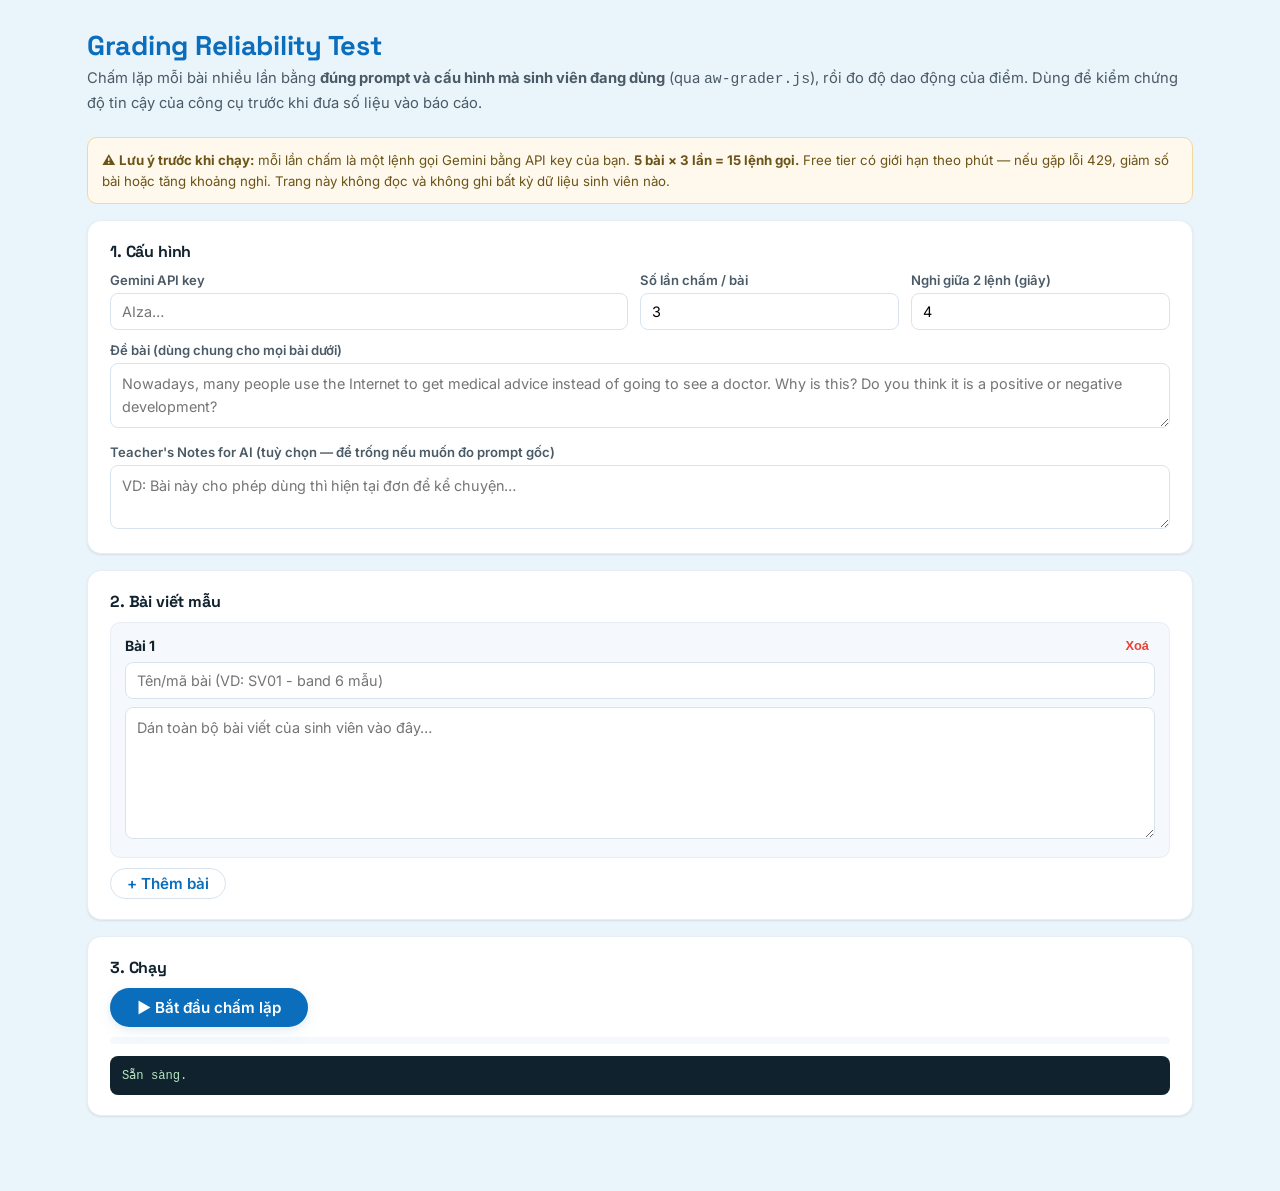
<file: test.html>
<!DOCTYPE html>
<html lang="vi">
<head>
<meta charset="UTF-8">
<meta name="viewport" content="width=device-width, initial-scale=1">
<!-- App icon: SVG data URI — no file, no extra request, no 404 -->
<link rel="icon" href="data:image/svg+xml,%3Csvg%20xmlns='http://www.w3.org/2000/svg'%20viewBox='0%200%2024%2024'%3E%3Crect%20width='24'%20height='24'%20rx='5'%20fill='%230A6EBD'/%3E%3Cg%20transform='translate(12,12)%20scale(1.12)%20translate(-11.2,-12.3)'%3E%3Cpath%20d='M4%2020l1.2-4.2L15%206a2%202%200%200%201%202.8%200l.2.2a2%202%200%200%201%200%202.8L8.2%2018.8%204%2020z'%20fill='%23ffffff'/%3E%3Cpath%20d='M13.5%207.5l3%203'%20stroke='%230A6EBD'%20stroke-width='1.4'%20stroke-linecap='round'/%3E%3C/g%3E%3C/svg%3E">
<link rel="apple-touch-icon" href="data:image/svg+xml,%3Csvg%20xmlns='http://www.w3.org/2000/svg'%20viewBox='0%200%2024%2024'%3E%3Crect%20width='24'%20height='24'%20rx='5'%20fill='%230A6EBD'/%3E%3Cg%20transform='translate(12,12)%20scale(1.12)%20translate(-11.2,-12.3)'%3E%3Cpath%20d='M4%2020l1.2-4.2L15%206a2%202%200%200%201%202.8%200l.2.2a2%202%200%200%201%200%202.8L8.2%2018.8%204%2020z'%20fill='%23ffffff'/%3E%3Cpath%20d='M13.5%207.5l3%203'%20stroke='%230A6EBD'%20stroke-width='1.4'%20stroke-linecap='round'/%3E%3C/g%3E%3C/svg%3E">
<meta name="theme-color" content="#0A6EBD">
<title>Grading Reliability Test · ArticuWrite</title>
<link rel="stylesheet" href="aw-theme.css">
<style>
  body{background:var(--aw-bg);margin:0;font-family:var(--aw-font-body)}
  .wrap{max-width:1150px;margin:0 auto;padding:28px 22px 60px}
  h1{font-family:var(--aw-font-display);font-size:1.7rem;margin:0 0 4px;color:var(--aw-primary)}
  .sub{color:var(--aw-ink-2);margin:0 0 22px;font-size:.92rem;line-height:1.6}
  .card{background:var(--aw-surface);border:1px solid var(--aw-border-2);border-radius:var(--aw-r);padding:20px 22px;margin-bottom:16px;box-shadow:var(--aw-shadow-sm)}
  .card h3{margin:0 0 10px;font-size:1rem;font-family:var(--aw-font-display)}
  label{display:block;font-size:.82rem;font-weight:600;color:var(--aw-ink-2);margin-bottom:5px}
  input,textarea,select{width:100%;border:1px solid var(--aw-border);border-radius:8px;padding:9px 11px;
    font-family:var(--aw-font-body);font-size:.9rem;box-sizing:border-box;outline:none}
  input:focus,textarea:focus{border-color:var(--aw-primary)}
  textarea{resize:vertical;line-height:1.55}
  .row{display:flex;gap:12px;flex-wrap:wrap;align-items:flex-end}
  .row>div{flex:1;min-width:150px}
  .essay{border:1px solid var(--aw-border-2);border-radius:10px;padding:14px;margin-bottom:10px;background:var(--aw-surface-2)}
  .essay-head{display:flex;justify-content:space-between;align-items:center;margin-bottom:8px}
  .essay-head b{font-size:.88rem}
  .del{background:none;border:none;color:var(--aw-danger);cursor:pointer;font-size:.8rem;font-weight:600}
  table{width:100%;border-collapse:collapse;font-size:.85rem;margin-top:12px}
  th,td{border:1px solid var(--aw-border-2);padding:7px 9px;text-align:center}
  th{background:var(--aw-primary);color:#fff;font-weight:600;font-size:.78rem}
  td.name{text-align:left;font-weight:600;max-width:210px;word-break:break-word}
  tr.sd td{background:#FFFDF5;font-weight:600}
  .ok{color:var(--aw-writing)} .warn{color:#B8860B} .bad{color:var(--aw-danger)}
  .log{font-family:ui-monospace,monospace;font-size:.76rem;background:#10222E;color:#B8E6C0;
    border-radius:8px;padding:12px;max-height:190px;overflow-y:auto;white-space:pre-wrap;margin-top:12px}
  .note{background:#FFF8EC;border:1px solid #F0D9A0;border-radius:10px;padding:12px 14px;font-size:.83rem;
    color:#6B5417;line-height:1.55;margin-bottom:16px}
  .bar{height:7px;background:var(--aw-surface-2);border-radius:4px;overflow:hidden;margin-top:10px}
  .bar div{height:100%;width:0;background:linear-gradient(90deg,#0A6EBD,#0A93BD);transition:width .3s}
</style>
</head>
<body>
<div class="wrap">
  <h1>Grading Reliability Test</h1>
  <p class="sub">Chấm lặp mỗi bài nhiều lần bằng <b>đúng prompt và cấu hình mà sinh viên đang dùng</b>
    (qua <code>aw-grader.js</code>), rồi đo độ dao động của điểm. Dùng để kiểm chứng độ tin cậy của công cụ
    trước khi đưa số liệu vào báo cáo.</p>

  <div class="note">
    <b>⚠️ Lưu ý trước khi chạy:</b> mỗi lần chấm là một lệnh gọi Gemini bằng API key của bạn.
    <b>5 bài × 3 lần = 15 lệnh gọi.</b> Free tier có giới hạn theo phút — nếu gặp lỗi 429, giảm số bài
    hoặc tăng khoảng nghỉ. Trang này không đọc và không ghi bất kỳ dữ liệu sinh viên nào.
  </div>

  <div class="card">
    <h3>1. Cấu hình</h3>
    <div class="row">
      <div style="flex:2">
        <label>Gemini API key</label>
        <input id="key" type="password" placeholder="AIza…">
      </div>
      <div>
        <label>Số lần chấm / bài</label>
        <input id="runs" type="number" min="2" max="10" value="3">
      </div>
      <div>
        <label>Nghỉ giữa 2 lệnh (giây)</label>
        <input id="delay" type="number" min="0" max="30" value="4">
      </div>
    </div>
    <div style="margin-top:12px">
      <label>Đề bài (dùng chung cho mọi bài dưới)</label>
      <textarea id="prompt" rows="2" placeholder="Nowadays, many people use the Internet to get medical advice instead of going to see a doctor. Why is this? Do you think it is a positive or negative development?"></textarea>
    </div>
    <div style="margin-top:12px">
      <label>Teacher's Notes for AI (tuỳ chọn — để trống nếu muốn đo prompt gốc)</label>
      <textarea id="aiNotes" rows="2" placeholder="VD: Bài này cho phép dùng thì hiện tại đơn để kể chuyện…"></textarea>
    </div>
  </div>

  <div class="card">
    <h3>2. Bài viết mẫu</h3>
    <div id="essays"></div>
    <button class="aw-btn aw-btn-ghost" id="addEssay" style="padding:7px 16px">+ Thêm bài</button>
  </div>

  <div class="card">
    <h3>3. Chạy</h3>
    <button class="aw-btn aw-btn-primary" id="run" style="padding:11px 26px">▶ Bắt đầu chấm lặp</button>
    <button class="aw-btn aw-btn-ghost" id="stop" style="padding:11px 20px;display:none">■ Dừng</button>
    <button class="aw-btn aw-btn-accent" id="csv" style="padding:11px 20px;display:none">⤓ Tải CSV</button>
    <div class="bar"><div id="bar"></div></div>
    <div class="log" id="log">Sẵn sàng.</div>
  </div>

  <div class="card" id="resCard" style="display:none">
    <h3>4. Kết quả</h3>
    <p style="font-size:.82rem;color:var(--aw-ink-3);margin:0">
      <b>SD</b> = độ lệch chuẩn giữa các lần chấm cùng một bài. Càng nhỏ càng nhất quán.
      <span class="ok">■ SD ≤ 0.25 tốt</span> ·
      <span class="warn">■ 0.25–0.5 chấp nhận được</span> ·
      <span class="bad">■ &gt; 0.5 kém ổn định</span>
    </p>
    <div id="tables"></div>
  </div>
</div>

<script src="aw-common.js"></script>
<script src="aw-grader.js"></script>
<script>
if (!window.AW || !AW.grade) {
  document.body.innerHTML = '<div style="max-width:560px;margin:80px auto;padding:30px;border:2px solid #EA4335;border-radius:14px;font-family:system-ui"><h2>&#9888; Thiếu file</h2><p><b>aw-common.js</b>, <b>aw-grader.js</b> và <b>aw-theme.css</b> phải nằm cùng thư mục với test.html.</p></div>';
  throw new Error('deps missing');
}

var CRIT = ['TR','CC','LR','GRA'];
var essaysEl = document.getElementById('essays');
var results = [];   // [{name, runs:[{TR,CC,LR,GRA,overall}], errors:[]}]
var stopped = false;

/*──────── essay inputs ────────*/
function addEssay(name, text){
  var i = essaysEl.children.length + 1;
  var d = document.createElement('div');
  d.className = 'essay';
  d.innerHTML =
    '<div class="essay-head"><b>Bài ' + i + '</b>' +
      '<button class="del">Xoá</button></div>' +
    '<input class="e-name" placeholder="Tên/mã bài (VD: SV01 - band 6 mẫu)" value="' + (name||'') + '" style="margin-bottom:8px">' +
    '<textarea class="e-text" rows="5" placeholder="Dán toàn bộ bài viết của sinh viên vào đây…">' + (text||'') + '</textarea>';
  d.querySelector('.del').onclick = function(){ d.remove(); renumber(); };
  essaysEl.appendChild(d);
}
function renumber(){
  Array.prototype.forEach.call(essaysEl.children, function(d, i){
    d.querySelector('.essay-head b').textContent = 'Bài ' + (i+1);
  });
}
document.getElementById('addEssay').onclick = function(){ addEssay(); };
addEssay();

/*──────── stats ────────*/
function mean(a){ return a.reduce(function(x,y){return x+y;},0) / a.length; }
function sd(a){
  if (a.length < 2) return 0;
  var m = mean(a);
  // population SD — we have every run, not a sample of them
  return Math.sqrt(mean(a.map(function(v){ return (v-m)*(v-m); })));
}
function sdClass(v){ return v <= 0.25 ? 'ok' : (v <= 0.5 ? 'warn' : 'bad'); }

function log(msg){
  var el = document.getElementById('log');
  el.textContent += '\n' + msg;
  el.scrollTop = el.scrollHeight;
}
function sleep(ms){ return new Promise(function(r){ setTimeout(r, ms); }); }

/*──────── run ────────*/
document.getElementById('run').onclick = async function(){
  var key = document.getElementById('key').value.trim();
  var prompt = document.getElementById('prompt').value.trim();
  var aiNotes = document.getElementById('aiNotes').value.trim();
  var runs = parseInt(document.getElementById('runs').value, 10) || 3;
  var delay = (parseInt(document.getElementById('delay').value, 10) || 0) * 1000;

  if (!key) { alert('Nhập Gemini API key'); return; }
  if (!prompt) { alert('Nhập đề bài'); return; }

  var items = Array.prototype.map.call(essaysEl.children, function(d, i){
    return { name: d.querySelector('.e-name').value.trim() || ('Bài ' + (i+1)),
             text: d.querySelector('.e-text').value.trim() };
  }).filter(function(x){ return x.text.length > 50; });

  if (!items.length) { alert('Cần ít nhất 1 bài viết (trên 50 ký tự)'); return; }

  stopped = false;
  results = [];
  document.getElementById('run').style.display = 'none';
  document.getElementById('stop').style.display = '';
  document.getElementById('csv').style.display = 'none';
  document.getElementById('log').textContent = 'Bắt đầu: ' + items.length + ' bài × ' + runs + ' lần = ' + (items.length*runs) + ' lệnh gọi.';

  var total = items.length * runs, done = 0;

  for (var i = 0; i < items.length && !stopped; i++) {
    var rec = { name: items[i].name, runs: [], errors: [] };
    results.push(rec);
    for (var r = 1; r <= runs && !stopped; r++) {
      try {
        // identical call path to the student app — attempt:1 keeps the prompt constant
        var res = await AW.grade({ writing: items[i].text, question: prompt, attempt: 1, aiNotes: aiNotes }, key);
        var s = res.scores || {};
        rec.runs.push({ TR:s.TR, CC:s.CC, LR:s.LR, GRA:s.GRA, overall:res.overall });
        log('✓ ' + rec.name + ' · lần ' + r + ' → ' + CRIT.map(function(k){return k+':'+s[k];}).join(' ') + ' | Overall ' + res.overall);
      } catch (e) {
        rec.errors.push(e.message || String(e));
        log('✗ ' + rec.name + ' · lần ' + r + ' → ' + (e.message || e));
      }
      done++;
      document.getElementById('bar').style.width = Math.round(done/total*100) + '%';
      render();
      if (delay && !(i === items.length-1 && r === runs)) await sleep(delay);
    }
  }

  log(stopped ? '— Đã dừng —' : '— Xong —');
  document.getElementById('run').style.display = '';
  document.getElementById('stop').style.display = 'none';
  if (results.some(function(r){ return r.runs.length; })) document.getElementById('csv').style.display = '';
};

document.getElementById('stop').onclick = function(){ stopped = true; log('Đang dừng sau lệnh hiện tại…'); };

/*──────── render ────────*/
function render(){
  var box = document.getElementById('tables');
  document.getElementById('resCard').style.display = '';
  box.innerHTML = results.map(function(rec){
    if (!rec.runs.length) {
      return '<p style="font-size:.85rem"><b>' + AW.esc(rec.name) + '</b> — <span class="bad">không có kết quả</span></p>';
    }
    var head = '<tr><th class="name" style="text-align:left">' + AW.esc(rec.name) + '</th>' +
      rec.runs.map(function(_, i){ return '<th>Lần ' + (i+1) + '</th>'; }).join('') +
      '<th>TB</th><th>Min–Max</th><th>SD</th></tr>';
    var rows = CRIT.concat(['overall']).map(function(k){
      var vals = rec.runs.map(function(x){ return x[k]; }).filter(function(v){ return typeof v === 'number'; });
      if (!vals.length) return '';
      var s = sd(vals);
      return '<tr' + (k==='overall' ? ' class="sd"' : '') + '>' +
        '<td class="name">' + (k==='overall' ? 'Overall' : k) + '</td>' +
        rec.runs.map(function(x){ return '<td>' + (x[k] != null ? x[k] : '—') + '</td>'; }).join('') +
        '<td>' + mean(vals).toFixed(2) + '</td>' +
        '<td>' + Math.min.apply(null, vals) + '–' + Math.max.apply(null, vals) + '</td>' +
        '<td class="' + sdClass(s) + '">' + s.toFixed(3) + '</td></tr>';
    }).join('');
    var err = rec.errors.length
      ? '<p style="font-size:.78rem;color:var(--aw-danger);margin:4px 0 0">' + rec.errors.length + ' lệnh lỗi</p>' : '';
    return '<table>' + head + rows + '</table>' + err;
  }).join('<div style="height:18px"></div>');
}

/*──────── CSV ────────*/
document.getElementById('csv').onclick = function(){
  var rows = [['Essay','Criterion','Run','Score']];
  results.forEach(function(rec){
    rec.runs.forEach(function(run, i){
      CRIT.concat(['overall']).forEach(function(k){
        if (run[k] != null) rows.push([rec.name, k, i+1, run[k]]);
      });
    });
  });
  rows.push([]);
  rows.push(['Essay','Criterion','Mean','Min','Max','SD']);
  results.forEach(function(rec){
    CRIT.concat(['overall']).forEach(function(k){
      var vals = rec.runs.map(function(x){ return x[k]; }).filter(function(v){ return typeof v === 'number'; });
      if (vals.length) {
        rows.push([rec.name, k, mean(vals).toFixed(3),
                   Math.min.apply(null, vals), Math.max.apply(null, vals), sd(vals).toFixed(4)]);
      }
    });
  });
  var csv = rows.map(function(r){
    return r.map(function(c){ return '"' + String(c).replace(/"/g,'""') + '"'; }).join(',');
  }).join('\n');
  var blob = new Blob(['\ufeff' + csv], { type:'text/csv;charset=utf-8' });
  var a = document.createElement('a');
  a.href = URL.createObjectURL(blob);
  a.download = 'ArticuWrite_Reliability_' + new Date().toISOString().slice(0,10) + '.csv';
  a.click();
};
</script>
</body>
</html>
</file>
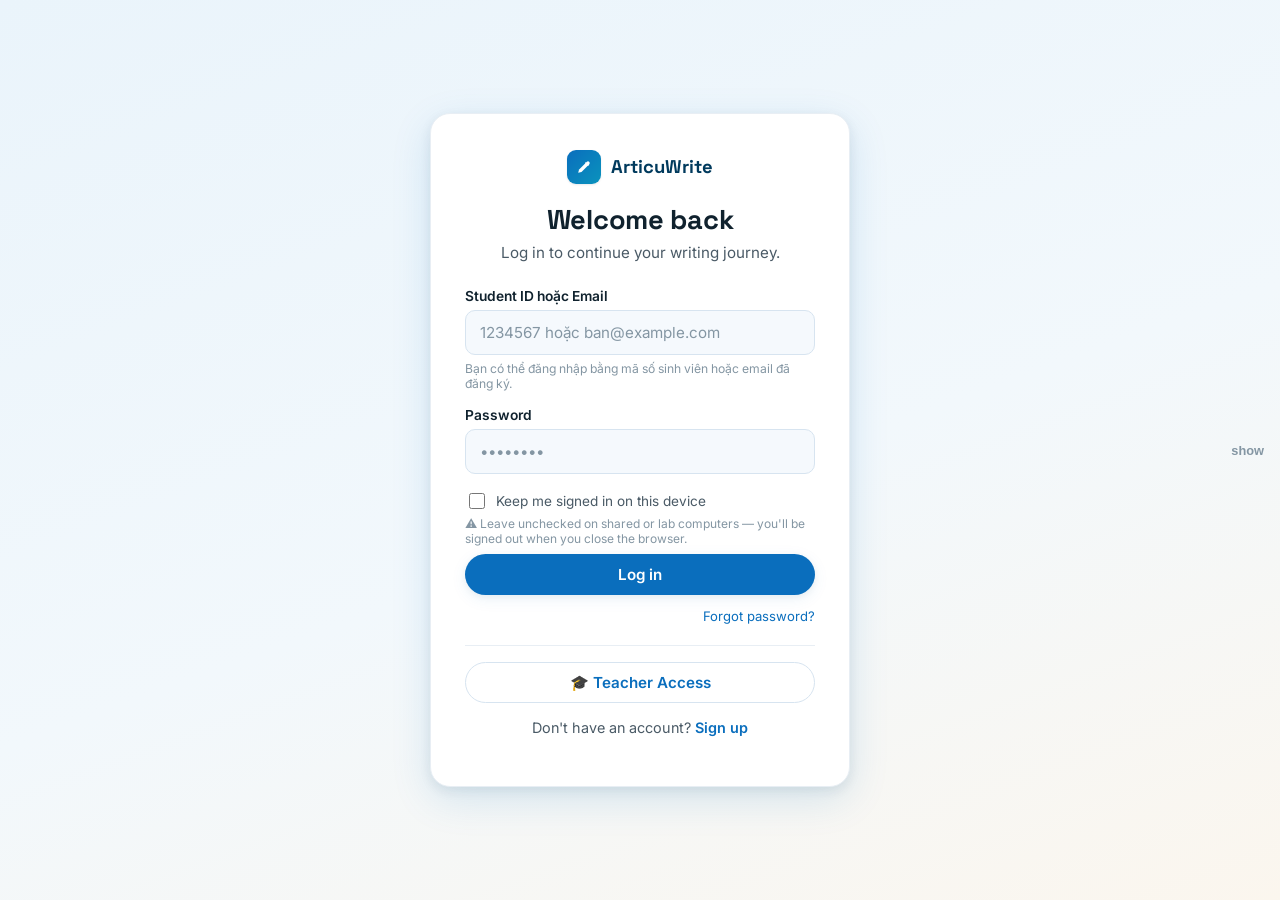
<file: write.html>
<!DOCTYPE html>
<html lang="vi">
<head>
<meta charset="UTF-8">
<meta name="viewport" content="width=device-width, initial-scale=1">
<!-- App icon: SVG data URI — no file, no extra request, no 404 -->
<link rel="icon" href="data:image/svg+xml,%3Csvg%20xmlns='http://www.w3.org/2000/svg'%20viewBox='0%200%2024%2024'%3E%3Crect%20width='24'%20height='24'%20rx='5'%20fill='%230A6EBD'/%3E%3Cg%20transform='translate(12,12)%20scale(1.12)%20translate(-11.2,-12.3)'%3E%3Cpath%20d='M4%2020l1.2-4.2L15%206a2%202%200%200%201%202.8%200l.2.2a2%202%200%200%201%200%202.8L8.2%2018.8%204%2020z'%20fill='%23ffffff'/%3E%3Cpath%20d='M13.5%207.5l3%203'%20stroke='%230A6EBD'%20stroke-width='1.4'%20stroke-linecap='round'/%3E%3C/g%3E%3C/svg%3E">
<link rel="apple-touch-icon" href="data:image/svg+xml,%3Csvg%20xmlns='http://www.w3.org/2000/svg'%20viewBox='0%200%2024%2024'%3E%3Crect%20width='24'%20height='24'%20rx='5'%20fill='%230A6EBD'/%3E%3Cg%20transform='translate(12,12)%20scale(1.12)%20translate(-11.2,-12.3)'%3E%3Cpath%20d='M4%2020l1.2-4.2L15%206a2%202%200%200%201%202.8%200l.2.2a2%202%200%200%201%200%202.8L8.2%2018.8%204%2020z'%20fill='%23ffffff'/%3E%3Cpath%20d='M13.5%207.5l3%203'%20stroke='%230A6EBD'%20stroke-width='1.4'%20stroke-linecap='round'/%3E%3C/g%3E%3C/svg%3E">
<meta name="theme-color" content="#0A6EBD">
<title>Write · ArticuWrite</title>
<link rel="stylesheet" href="aw-theme.css">
<style>
  .aw-write-grid{display:grid;grid-template-columns:1fr 1fr;gap:0;align-items:start;border:1px solid var(--aw-border-2);border-radius:var(--aw-r-lg);overflow:hidden;box-shadow:var(--aw-shadow)}
  @media(max-width:960px){.aw-write-grid{grid-template-columns:1fr}}
  .aw-prompt-box{background:var(--aw-surface-2);border:1px solid var(--aw-border);border-radius:var(--aw-r);padding:18px 20px;margin-bottom:16px}
  .aw-prompt-box h4{margin:0 0 6px;font-size:.78rem;letter-spacing:.05em;text-transform:uppercase;color:var(--aw-primary);font-weight:700}
  .aw-prompt-text{color:var(--aw-ink);line-height:1.6;font-size:.95rem;white-space:pre-wrap}
  .aw-editor-toolbar{display:flex;gap:2px;padding:8px 10px;border:1px solid var(--aw-border);border-bottom:none;border-radius:var(--aw-r) var(--aw-r) 0 0;background:var(--aw-surface-2);flex-wrap:wrap}
  .aw-tb-btn{width:32px;height:32px;border:none;background:none;border-radius:6px;cursor:pointer;color:var(--aw-ink-2);font-weight:700;display:grid;place-items:center;font-size:.9rem}
  .aw-tb-btn:hover{background:var(--aw-primary-lt);color:var(--aw-primary)}
  .aw-hl-btn{width:24px;height:24px;border:1.5px solid rgba(0,0,0,.12);border-radius:6px;cursor:pointer;margin:0 2px;padding:0;transition:transform .1s}
  .aw-hl-btn:hover{transform:scale(1.15)}
  .aw-hl-clear{background:#fff !important;color:var(--aw-ink-3);font-size:.7rem;display:grid;place-items:center}
  .aw-grade-ov{position:fixed;inset:0;background:rgba(16,34,46,.55);backdrop-filter:blur(3px);z-index:700;display:none;align-items:center;justify-content:center}
  .aw-grade-ov.show{display:flex}
  .aw-grade-card{background:#fff;border-radius:20px;padding:38px 44px;box-shadow:0 24px 70px rgba(0,0,0,.3);text-align:center;max-width:420px;width:90%}
  .aw-grade-card h3{font-family:var(--aw-font-display);font-size:1.15rem;margin:18px 0 16px;color:var(--aw-primary);min-height:1.4em;transition:opacity .2s}
  .aw-grade-spin{width:52px;height:52px;border:4px solid var(--aw-primary-lt);border-top-color:var(--aw-primary);border-radius:50%;margin:0 auto;animation:awspin .8s linear infinite}
  @keyframes awspin{to{transform:rotate(360deg)}}
  .aw-grade-bar{height:8px;background:var(--aw-surface-2);border-radius:5px;overflow:hidden;margin:6px 0}
  .aw-grade-fill{height:100%;width:0;background:linear-gradient(90deg,#0A6EBD,#0A93BD);border-radius:5px;transition:width .6s ease}
  .aw-grade-sub{font-size:.82rem;color:var(--aw-ink-3);margin:12px 0 0}
  .aw-editor{min-height:calc(100vh - 300px);border:none;border-top:1px solid var(--aw-border);padding:20px 24px;font-family:var(--aw-font-body);font-size:1rem;line-height:1.8;color:var(--aw-ink);background:var(--aw-surface);outline:none;overflow-y:auto;resize:none}
  .aw-editor:focus{border-color:var(--aw-primary);box-shadow:inset 0 0 0 1px var(--aw-primary)}
  .aw-editor:empty:before{content:attr(data-ph);color:var(--aw-ink-3)}
  .aw-write-meta{display:flex;align-items:center;gap:16px;margin:12px 0;font-size:.85rem;color:var(--aw-ink-2)}
  .aw-timer{margin-left:auto;font-weight:700;font-family:var(--aw-font-display);color:var(--aw-primary)}
  .aw-side-panel{background:var(--aw-surface-2);border-left:1px solid var(--aw-border-2);padding:22px;height:calc(100vh - 140px);overflow-y:auto;position:sticky;top:0}
  .aw-side-panel h3{margin:0 0 14px;font-size:1rem}
  .aw-band{display:flex;align-items:center;gap:14px;margin-bottom:16px}
  .aw-band-circ{width:70px;height:70px;border-radius:50%;background:linear-gradient(135deg,var(--aw-primary),#0A93BD);display:flex;flex-direction:column;align-items:center;justify-content:center;flex:0 0 auto}
  .aw-band-num{font-size:1.7rem;font-weight:800;color:#fff;line-height:1;font-family:var(--aw-font-display)}
  .aw-band-lbl{font-size:.5rem;font-weight:700;color:rgba(255,255,255,.7);letter-spacing:.1em}
  .aw-crit{margin-bottom:12px}
  .aw-crit-top{display:flex;justify-content:space-between;font-size:.84rem;margin-bottom:4px}
  .aw-crit-name{color:var(--aw-ink-2);font-weight:500}
  .aw-crit-val{font-weight:700;color:var(--aw-ink)}
  .aw-bar{height:7px;background:var(--aw-border-2);border-radius:4px;overflow:hidden}
  .aw-bar-fill{height:100%;background:linear-gradient(90deg,var(--aw-primary),#0A93BD);border-radius:4px;width:0;transition:width .5s ease}
  .aw-fb-block{margin-top:14px;padding-top:14px;border-top:1px solid var(--aw-border-2)}
  .aw-fb-block h4{margin:0 0 8px;font-size:.82rem;color:var(--aw-primary);text-transform:uppercase;letter-spacing:.04em}
  .aw-voc-stack{display:flex;height:14px;border-radius:7px;overflow:hidden;margin-bottom:16px;background:var(--aw-surface-2)}
  .aw-voc-stack>div{transition:width .5s ease}
  .aw-voc-rows{margin-bottom:14px}
  .aw-voc-row{display:flex;align-items:center;gap:10px;margin-bottom:9px}
  .aw-voc-name{width:112px;flex:0 0 auto;display:flex;flex-direction:column;line-height:1.25}
  .aw-voc-name b{font-size:.84rem}
  .aw-voc-name span{font-size:.68rem;color:var(--aw-ink-3)}
  .aw-voc-track{flex:1;height:14px;background:var(--aw-surface-2);border-radius:7px;overflow:hidden}
  .aw-voc-fill{height:100%;width:0;border-radius:7px;min-width:3px;transition:width .6s ease}
  .aw-voc-val{width:46px;flex:0 0 auto;text-align:right;font-size:.8rem;font-weight:700}
  .aw-voc-kpis{display:grid;grid-template-columns:1fr 1fr;gap:8px}
  .aw-voc-kpi{background:var(--aw-surface-2);border-radius:10px;padding:9px 11px;display:flex;flex-direction:column}
  .aw-voc-kpi b{font-size:1.15rem;font-family:var(--aw-font-display)}
  .aw-voc-kpi span{font-size:.7rem;color:var(--aw-ink-3)}
  .aw-voc-note{margin-top:12px;font-size:.74rem;line-height:1.55}
  .aw-voc-note p{margin:0 0 6px}
  .aw-fb-item{font-size:.86rem;line-height:1.5;color:var(--aw-ink-2);margin-bottom:8px;padding-left:10px;border-left:2px solid var(--aw-border)}
  .aw-fb-item b{color:var(--aw-ink)}
  .err-mark{color:var(--aw-danger);text-decoration:line-through}
  .fix-mark{color:var(--aw-writing);font-weight:600}
  .aw-revs{display:flex;flex-direction:column;gap:8px}
  .aw-rev{background:var(--aw-surface-2);border:1px solid var(--aw-border);border-radius:var(--aw-r-sm);padding:10px 12px;font-size:.84rem}
  .aw-rev-top{display:flex;justify-content:space-between;font-weight:600;color:var(--aw-ink);margin-bottom:3px}
  .aw-rev-note{color:var(--aw-ink-3);font-size:.78rem}
  .aw-keybar{display:flex;gap:8px;align-items:center;background:#FFF6E5;border:1px solid #F5D98A;border-radius:var(--aw-r-sm);padding:10px 12px;margin-bottom:16px;font-size:.85rem;color:#7A5A0A}
  .aw-keybar input{flex:1;border:1px solid #E8C566;border-radius:6px;padding:6px 10px;font-family:var(--aw-font-body)}
  .aw-key-link{font-size:.78rem;color:#0A6EBD;text-decoration:none;font-weight:600;white-space:nowrap}
  .aw-key-link:hover{text-decoration:underline}
  .aw-tutor-fab{position:fixed;bottom:24px;right:24px;z-index:400;background:linear-gradient(135deg,#0A6EBD,#0A93BD);color:#fff;border:none;border-radius:30px;padding:14px 22px;font-weight:600;font-size:.95rem;cursor:pointer;box-shadow:0 8px 28px rgba(10,110,189,.4)}
  .aw-tutor-fab:hover{transform:translateY(-2px)}
  .aw-ask-fab{position:fixed;bottom:24px;right:24px;z-index:400;background:linear-gradient(135deg,#2E9367,#1E7E42);color:#fff;border:none;border-radius:30px;padding:14px 22px;font-weight:600;font-size:.95rem;cursor:pointer;box-shadow:0 8px 28px rgba(46,147,103,.4)}
  .aw-ask-fab:hover{transform:translateY(-2px)}
  .aw-hand-fab{position:fixed;bottom:78px;right:24px;z-index:400;background:#fff;color:#E0A32E;border:2px solid #E0A32E;border-radius:30px;padding:11px 20px;font-weight:600;font-size:.92rem;cursor:pointer;box-shadow:0 6px 20px rgba(224,163,46,.3)}
  .aw-hand-fab:hover{transform:translateY(-2px)}
  .aw-board-fab{position:fixed;bottom:132px;right:24px;z-index:400;background:#fff;color:#5B3FD6;border:2px solid #5B3FD6;border-radius:30px;padding:11px 20px;font-weight:600;font-size:.92rem;cursor:pointer;box-shadow:0 6px 20px rgba(91,63,214,.3)}
  .aw-board-fab:hover{transform:translateY(-2px)}
  .aw-board-ov{position:fixed;inset:0;background:rgba(16,34,46,.7);z-index:700;display:none;flex-direction:column}
  .aw-board-ov.show{display:flex}
  .aw-board-ov-bar{display:flex;justify-content:space-between;align-items:center;padding:12px 20px;background:#fff}
  .aw-board-ov iframe{flex:1;border:none;width:100%;background:#fff}
  /* teacher's inline marks, mirrored from the teacher dashboard */
  .aw-sug-del{color:var(--aw-danger);text-decoration:line-through;text-decoration-thickness:2px}
  .aw-sug-ins{color:var(--aw-writing);font-weight:600}
  .aw-hl{background:#FFF1A8;border-radius:2px;padding:0 1px}
  .aw-doc-comment{border-bottom:2px dotted var(--aw-accent);cursor:help}
  .aw-tfb-fab{position:fixed;bottom:186px;right:24px;z-index:400;background:#fff;color:#E0A32E;border:2px solid #E0A32E;border-radius:30px;padding:11px 20px;font-weight:600;font-size:.92rem;cursor:pointer;box-shadow:0 6px 20px rgba(224,163,46,.3);display:none}
  .aw-tfb-fab.show{display:block}
  .aw-tfb-bg{position:fixed;inset:0;background:rgba(16,34,46,.6);z-index:800;display:none;align-items:center;justify-content:center;padding:20px}
  .aw-tfb-bg.show{display:flex}
  .aw-tfb-modal{background:#fff;border-radius:18px;max-width:820px;width:100%;max-height:85vh;overflow-y:auto;padding:26px 30px;box-shadow:0 24px 70px rgba(0,0,0,.3)}
  .aw-tfb-body{font-size:1rem;line-height:1.9;white-space:pre-wrap;border:1px solid var(--aw-border-2);border-radius:10px;padding:18px;margin-top:14px}
  .aw-ask-head{background:linear-gradient(135deg,#2E9367,#1E7E42);color:#fff;padding:14px 18px;display:flex;justify-content:space-between;align-items:center}
  .aw-tutor-panel{position:fixed;bottom:24px;right:24px;z-index:401;width:380px;max-width:calc(100vw - 32px);height:540px;max-height:calc(100vh - 48px);background:#fff;border-radius:18px;box-shadow:0 24px 70px rgba(0,0,0,.3);display:none;flex-direction:column;overflow:hidden}
  .aw-tutor-panel.show{display:flex}
  .aw-tutor-head{background:linear-gradient(135deg,#0A6EBD,#0A93BD);color:#fff;padding:14px 18px;display:flex;justify-content:space-between;align-items:center}
  .aw-tutor-badge{display:inline-block;background:rgba(255,255,255,.2);font-size:.66rem;padding:2px 8px;border-radius:10px;margin-left:8px;vertical-align:middle}
  .aw-tutor-warn{background:#FFF6E5;color:#7A5A0A;font-size:.76rem;padding:9px 14px;line-height:1.4;border-bottom:1px solid #F5D98A}
  .aw-tutor-keybar{display:flex;gap:6px;padding:10px 12px;border-bottom:1px solid var(--aw-border-2)}
  .aw-tutor-keybar input{flex:1;border:1px solid var(--aw-border);border-radius:6px;padding:6px 10px;font-size:.85rem}
  .aw-tutor-msgs{flex:1;overflow-y:auto;padding:14px;display:flex;flex-direction:column;gap:10px}
  .aw-tutor-msg{max-width:85%;padding:9px 13px;border-radius:14px;font-size:.88rem;line-height:1.45;white-space:pre-wrap}
  .aw-tutor-msg.bot{background:var(--aw-surface-2);color:var(--aw-ink);align-self:flex-start;border-bottom-left-radius:4px}
  .aw-tutor-msg.user{background:var(--aw-primary);color:#fff;align-self:flex-end;border-bottom-right-radius:4px}
  .aw-tutor-input{display:flex;gap:6px;padding:12px;border-top:1px solid var(--aw-border-2)}
  .aw-tutor-input input{flex:1;border:1px solid var(--aw-border);border-radius:20px;padding:9px 14px;font-size:.88rem}
</style>
</head>
<body>
<div id="app"></div>

<script src="aw-common.js"></script>
<script src="aw-cefr.js"></script>
<script src="aw-grader.js"></script>
<script>
// Safety shim: if aw-common.js is an older cached copy without groqKey,
// define it here so a missing helper can never blank the page.
if (window.AW && !AW.groqKey) {
  AW.groqKey = {
    get: function(){ return localStorage.getItem('aw_groq_key') || ''; },
    set: function(k){ localStorage.setItem('aw_groq_key', k || ''); }
  };
}
</script>
<script>
if (typeof AW === 'undefined') {
  document.body.innerHTML = '<div style="max-width:560px;margin:80px auto;padding:30px;border:2px solid #EA4335;border-radius:14px;font-family:system-ui;color:#10222E"><h2>&#9888; Kh&ocirc;ng t&#7843;i &#273;&#432;&#7907;c aw-common.js</h2><p>File <b>aw-common.js</b> v&agrave; <b>aw-theme.css</b> ph&#7843;i n&#7857;m <b>c&ugrave;ng th&#432; m&#7909;c</b> v&#7899;i file HTML n&agrave;y tr&ecirc;n GitHub. Upload &#273;&#7911; ch&uacute;ng r&#7891;i t&#7843;i l&#7841;i trang.</p></div>';
  throw new Error('aw-common.js not loaded');
}

/*──────── session + params ────────*/
var sess = AW.session.require('student');
if (!sess) throw 'redirect';

var qp = new URLSearchParams(location.search);
var MODE = qp.get('mode') || 'free';               // free | homework | inclass
var TOPIC = qp.get('topic') || 'Free Writing';
var PROMPT = qp.get('prompt') || 'Write about your opinion on the given topic.';
var AI_NOTES = '';  // teacher's grading rules for this task (context)
var TASK_TYPE = qp.get('type') || '';
var TOPIC_ID = qp.get('topicId') || ('T' + Date.now().toString(36));
var RETRY = qp.get('retry') === '1';
var DURATION_MIN = parseInt(qp.get('duration') || '0', 10);

var MODE_LABEL = { free:'Free Writing', homework:'Homework', inclass:'In-class Practice' }[MODE] || 'Free Writing';

var nav = [
  { id:'modes',   label:'Practice Modes', icon:'modes', href:'student.html' },
  { id:'library', label:'Library', icon:'library', href:'library.html' },
  { id:'progress',label:'My Progress', icon:'progress', href:'student.html#progress' },
  { id:'settings',label:'Settings', icon:'settings', href:'student.html#settings' },
];

var content = AW.renderShell({
  mount:'app', nav:nav, eyebrow:'Student Interface', title:MODE_LABEL
});

var startTime = new Date();
var attempt = 1;

// If we have a real assignment topicId but no prompt in the URL (e.g. via Re-try),
// fetch the official prompt from the backend so the student sees the real đề bài.
var hasRealTopic = qp.get('topicId') && MODE !== 'free';
if (hasRealTopic) {
  AW.api('write.getPrompt', { topicId: TOPIC_ID }).then(function(res){
    if (res && res.success) {
      if (res.data.prompt && !qp.get('prompt')) {
        PROMPT = res.data.prompt;
        var pt = document.querySelector('.aw-prompt-text');
        if (pt) pt.innerHTML = AW.esc(AW.stripHtml(PROMPT));
      }
      AI_NOTES = res.data.aiNotes || '';  // teacher's grading rules
    }
  });
}

/* Experimental class (AI on) vs control class (AI off). Read the cached value
   synchronously so the correct buttons render on the first paint; the async
   check below corrects it if this device has never looked the class up. */
var AW_AI_ON = AW.classAICached(sess.class);
if (AW_AI_ON === null) AW_AI_ON = true;

content.innerHTML =
  ((!AW_AI_ON || AW.geminiKey.get()) ? '' :
    '<div class="aw-keybar"><span>🔑 Enter your Gemini API key (stored on your device) to grade essays:</span>' +
    '<input id="keyInput" type="password" placeholder="AIza…"><button class="aw-btn aw-btn-accent" id="keySave" style="padding:6px 14px">Save</button>' +
    '<a href="https://aistudio.google.com/app/apikey" target="_blank" rel="noopener" class="aw-key-link">→ Get a free key</a></div>') +
  '<div class="aw-write-grid">' +
    '<div>' +
      (function(){
        var isFreeNoPrompt = (MODE==='free' && !qp.get('prompt'));
        if (isFreeNoPrompt) {
          return '<div class="aw-prompt-box" style="border:1.5px dashed var(--aw-primary-lt)"><h4>✍️ Your prompt (đề bài)</h4>' +
            '<textarea id="freePrompt" placeholder="Paste or type the IELTS Task 2 question you want to practice… The AI will grade your essay against this prompt." ' +
            'style="width:100%;min-height:70px;border:1px solid var(--aw-border);border-radius:8px;padding:10px;font-size:.92rem;font-family:var(--aw-font-body);resize:vertical;box-sizing:border-box"></textarea>' +
            '<p style="margin:8px 0 0;font-size:.78rem;color:var(--aw-ink-3)">💡 No prompt? You can still write freely — the AI will assess general Task 2 quality.</p></div>';
        }
        return '<div class="aw-prompt-box"><h4>'+AW.esc(TASK_TYPE || 'IELTS Task 2 Prompt')+'</h4>' +
          '<div class="aw-prompt-text">'+AW.stripHtml(PROMPT)+'</div></div>';
      })() +
      '<div class="aw-editor-toolbar">' +
        '<button class="aw-tb-btn" data-cmd="bold"><b>B</b></button>' +
        '<button class="aw-tb-btn" data-cmd="italic"><i>I</i></button>' +
        '<button class="aw-tb-btn" data-cmd="underline"><u>U</u></button>' +
        '<button class="aw-tb-btn" data-cmd="insertUnorderedList">•</button>' +
        '<span style="width:1px;height:20px;background:var(--aw-border);margin:0 6px"></span>' +
        '<button class="aw-tb-btn" id="fontDown" title="Smaller font">A−</button>' +
        '<button class="aw-tb-btn" id="fontUp" title="Larger font (up to 120px)" style="font-size:1.05rem">A+</button>' +
        '<button class="aw-tb-btn" id="clearFmt" title="Clear formatting" style="font-size:.78rem;width:auto;padding:0 8px">✕ Clear</button>' +
        '<span style="width:1px;height:20px;background:var(--aw-border);margin:0 6px"></span>' +
        '<span style="font-size:.75rem;color:var(--aw-ink-3);align-self:center;margin-right:4px">Highlight:</span>' +
        '<button class="aw-hl-btn" data-hl="#FFF3A3" style="background:#FFF3A3" title="Yellow"></button>' +
        '<button class="aw-hl-btn" data-hl="#B6F0C2" style="background:#B6F0C2" title="Green"></button>' +
        '<button class="aw-hl-btn" data-hl="#BFE0FF" style="background:#BFE0FF" title="Blue"></button>' +
        '<button class="aw-hl-btn" data-hl="#FFC9D6" style="background:#FFC9D6" title="Pink"></button>' +
        '<button class="aw-hl-btn" data-hl="#E0C9FF" style="background:#E0C9FF" title="Purple"></button>' +
        '<button class="aw-hl-btn aw-hl-clear" data-hl="clear" title="Remove highlight">✕</button>' +
      '</div>' +
      '<div class="aw-editor" id="editor" contenteditable="true" data-ph="Start writing your response here…"></div>' +
      '<div class="aw-write-meta"><span id="wc">0 words</span>' +
        (DURATION_MIN ? '<span class="aw-timer" id="timer">'+DURATION_MIN+':00</span>' : '') +
      '</div>' +
      '<div style="display:flex;gap:8px">' +
        '<button class="aw-btn aw-btn-ghost" id="pauseBtn" style="flex:0 0 auto;padding:12px 18px" title="Save your draft and continue later">⏸ Pause &amp; Save</button>' +
        '<button class="aw-btn aw-btn-primary" id="gradeBtn" style="flex:1">'+(AW_AI_ON?'Get AI Feedback':'Nộp bài')+'</button>' +
      '</div>' +
    '</div>' +
    '<div class="aw-side-panel" id="side">' +
      '<h3>'+(!AW_AI_ON?'Bài nộp':(MODE==='free'?'AI Feedback':'Revision History'))+'</h3>' +
      '<div id="sideBody"><p style="color:var(--aw-ink-3);font-size:.88rem">'+
        (AW_AI_ON ? 'When finished, click <b>Get AI Feedback</b> to get your score and feedback.'
                  : 'Viết xong thì bấm <b>Nộp bài</b>. Giáo viên sẽ chấm và trả kết quả trong <b>My Progress</b>.')+
      '</p></div>' +
      '<div id="submitStatus" style="margin-top:14px;text-align:center;display:none"><span style="color:var(--aw-writing);font-weight:600">✓ Submitted</span></div>' +
    '</div>' +
  '</div>' +
  ((MODE==='free' && AW_AI_ON) ?
    '<button class="aw-board-fab" id="boardFab" onclick="openBoardView()" style="bottom:78px">📋 Board</button>' +
    '<button class="aw-tutor-fab" id="tutorFab" title="Ask the AI writing tutor">💬 AI Tutor</button>' +
    '<div class="aw-tutor-panel" id="tutorPanel">' +
      '<div class="aw-tutor-head">' +
        '<div><b>AI Writing Tutor</b><span class="aw-tutor-badge">Free Writing only</span></div>' +
        '<button id="tutorClose" style="background:none;border:none;color:#fff;font-size:1.3rem;cursor:pointer;line-height:1">×</button>' +
      '</div>' +
      '<div class="aw-tutor-warn">⚠️ This chat is <b>not saved</b>. The tutor explains grammar, vocabulary & logic — it will <b>not</b> write, rewrite or polish text for you.</div>' +
      (AW.groqKey.get() ? '' :
        '<div class="aw-tutor-keybar" style="flex-wrap:wrap"><input id="groqKeyInput" type="password" placeholder="Paste your Groq API key…"><button class="aw-btn aw-btn-accent" id="groqKeySave" style="padding:6px 12px">Save</button>' +
        '<a href="https://console.groq.com/keys" target="_blank" rel="noopener" class="aw-key-link" style="width:100%;margin-top:4px">→ Get a free Groq key</a></div>') +
      '<div class="aw-tutor-msgs" id="tutorMsgs"><div class="aw-tutor-msg bot">Hi! Ask me about grammar, vocabulary, collocations or how to structure your ideas. I won\'t write sentences for you — but I\'ll help you write them yourself. 🙂</div></div>' +
      '<div class="aw-tutor-input"><input id="tutorInput" placeholder="Ask about grammar, a word, structure…"><button class="aw-btn aw-btn-primary" id="tutorSend" style="padding:8px 14px">Send</button></div>' +
    '</div>'
  : // inclass + homework: ask the real teacher
    (MODE==='inclass'?'<button class="aw-hand-fab" id="raiseHandBtn" onclick="toggleRaiseHand()">✋ Raise hand</button>':'') +
    '<button class="aw-board-fab" id="boardFab" onclick="openBoardView()" style="bottom:'+(MODE==='inclass'?'132px':'78px')+'">📋 Board</button>' +
    '<button class="aw-ask-fab" id="askFab" title="Ask your teacher a question">🙋 Ask Teacher</button>' +
    '<div class="aw-tutor-panel" id="askPanel">' +
      '<div class="aw-ask-head">' +
        '<div><b>Ask your teacher</b><span class="aw-tutor-badge">'+(MODE==='inclass'?'Live — during class':'Homework')+'</span></div>' +
        '<button id="askClose" style="background:none;border:none;color:#fff;font-size:1.3rem;cursor:pointer;line-height:1">×</button>' +
      '</div>' +
      '<div class="aw-tutor-warn" style="background:#EAF2FB;color:#0A4A7A;border-color:#B8D4F0">💡 Your teacher will see your question'+(MODE==='inclass'?' live in class':'')+' and answer it. You\'ll find the reply in <b>Q&A with Teacher</b>.</div>' +
      '<div class="aw-tutor-msgs" id="askMsgs"></div>' +
      '<div class="aw-tutor-input"><input id="askInput" placeholder="Type your question to the teacher…"><button class="aw-btn aw-btn-primary" id="askSend" style="padding:8px 14px">Send</button></div>' +
    '</div>');

/*──────── key bar ────────*/
if (AW_AI_ON && !AW.geminiKey.get()) {
  document.getElementById('keySave').onclick = function(){
    var k = document.getElementById('keyInput').value.trim();
    if (k) { AW.geminiKey.set(k); AW.toast('Đã lưu API key','ok'); document.querySelector('.aw-keybar').style.display='none'; }
  };
}

/*──────── editor toolbar ────────*/
var editor = document.getElementById('editor');
AW.els('.aw-tb-btn').forEach(function(b){
  if(!b.dataset.cmd) return; // skip font/clear buttons handled below
  b.onclick = function(){ document.execCommand(b.dataset.cmd, false, null); editor.focus(); };
});
// font size (real px, up to 120) + clear formatting
function editorChangeFont(dir){
  var sizes=[14,16,18,20,24,28,32,40,48,64,80,100,120];
  var sel=window.getSelection();
  if(!sel.rangeCount || sel.isCollapsed){ AW.toast('Select some text first','err'); return; }
  var node=sel.anchorNode; node=node.nodeType===3?node.parentNode:node;
  var cur=parseInt(window.getComputedStyle(node).fontSize,10)||16;
  var i=0,best=1e9; sizes.forEach(function(s,si){var d=Math.abs(s-cur);if(d<best){best=d;i=si;}});
  i=Math.max(0,Math.min(sizes.length-1,i+(dir>0?1:-1)));
  var px=sizes[i];
  var range=sel.getRangeAt(0), span=document.createElement('span');
  span.style.fontSize=px+'px';
  try{
    span.appendChild(range.extractContents()); range.insertNode(span);
    sel.removeAllRanges(); var nr=document.createRange(); nr.selectNodeContents(span); sel.addRange(nr);
  }catch(e){ document.execCommand('fontSize',false,dir>0?'5':'3'); }
  AW.toast('Font size: '+px+'px'+(px===120?' (max)':''),'ok',1000);
  editor.focus();
}
document.getElementById('fontUp').onclick=function(){ editorChangeFont(1); };
document.getElementById('fontDown').onclick=function(){ editorChangeFont(-1); };
document.getElementById('clearFmt').onclick=function(){
  document.execCommand('removeFormat', false, null);
  // removeFormat doesn't clear font-size spans or highlights → strip them manually in selection
  var sel=window.getSelection();
  if(sel.rangeCount && !sel.isCollapsed){
    document.execCommand('hiliteColor', false, 'transparent');
    document.execCommand('backColor', false, 'transparent');
    // unwrap font-size spans within selection
    var frag=sel.getRangeAt(0).cloneContents();
    var tmp=document.createElement('div'); tmp.appendChild(frag);
    tmp.querySelectorAll('span[style]').forEach(function(sp){ sp.removeAttribute('style'); });
    var r=sel.getRangeAt(0); r.deleteContents();
    var nodes=document.createRange().createContextualFragment(tmp.innerHTML);
    r.insertNode(nodes);
  }
  AW.toast('Formatting cleared','ok',1000);
  editor.focus();
};
AW.els('.aw-hl-btn').forEach(function(b){
  b.onclick = function(){
    var hl=b.dataset.hl;
    if(hl==='clear'){
      document.execCommand('hiliteColor', false, 'transparent');
      document.execCommand('backColor', false, 'transparent');
    } else {
      // hiliteColor works in most browsers; backColor is the fallback
      if(!document.execCommand('hiliteColor', false, hl)) document.execCommand('backColor', false, hl);
    }
    editor.focus();
  };
});
var wc = document.getElementById('wc');
var DRAFT_KEY = 'aw_draft_' + MODE + '_' + TOPIC_ID;
editor.addEventListener('input', function(){
  wc.textContent = AW.wordCount(editor.innerText) + ' words';
  // auto-save draft (unless this is a locked/retry-fresh session)
  if (!RETRY) { try { localStorage.setItem(DRAFT_KEY, editor.innerHTML); } catch(e){} }
});

// restore a saved draft if present (so leaving & returning doesn't lose work)
if (!RETRY) {
  var saved = localStorage.getItem(DRAFT_KEY);
  if (saved && saved.trim() && saved.replace(/<[^>]*>/g,'').trim()) {
    editor.innerHTML = saved;
    wc.textContent = AW.wordCount(editor.innerText) + ' words';
    AW.toast('Restored your saved draft','ok');
  }
}
window.pauseWriting = function(){
  try { localStorage.setItem(DRAFT_KEY, editor.innerHTML); } catch(e){}
  AW.toast('Draft saved. You can leave and come back anytime.','ok',3000);
};
// clear draft after successful submission
window.clearDraft = function(){ try { localStorage.removeItem(DRAFT_KEY); } catch(e){} };
setTimeout(function(){ var pb=document.getElementById('pauseBtn'); if(pb) pb.onclick=pauseWriting; }, 0);

/*──────── retry: start FRESH with an empty editor ────────*/
if (RETRY) {
  localStorage.removeItem(DRAFT_KEY);
  editor.innerText = '';
  wc.textContent = '0 words';
  AW.api('write.getAttemptCount', { studentId: sess.studentId, topicId: TOPIC_ID, mode: MODE }).then(function(res){
    if (res && res.success && res.data.count >= 3 && MODE !== 'free') {
      lockEditorFull();
    } else {
      AW.toast('New attempt — write a fresh essay','ok');
    }
  });
}
function lockEditorFull(){
  editor.setAttribute('contenteditable','false');
  editor.style.background='var(--aw-surface-2)';
  editor.innerHTML='<span style="color:var(--aw-ink-3)">This task is locked — you have used all 3 attempts.</span>';
  var gb=document.getElementById('gradeBtn');
  if(gb){ gb.textContent='🔒 All 3 attempts used'; gb.disabled=true; }
  // banner suggesting Free Writing
  var box=document.querySelector('.aw-write-grid');
  if(box){
    var banner=document.createElement('div');
    banner.style.cssText='grid-column:1/-1;background:#FFF8EC;border:1px solid #F0D9A0;border-radius:12px;padding:18px 20px;margin-bottom:16px';
    banner.innerHTML='<b style="color:#B8860B">🔒 You have completed all 3 attempts for this task.</b>'+
      '<p style="margin:8px 0 12px;color:var(--aw-ink-2);font-size:.9rem">Further revisions for this assignment are closed. To keep practising and improving your writing, try <b>Free Writing</b> mode — you can write unlimited essays on any topic and get instant AI feedback.</p>'+
      '<button class="aw-btn aw-btn-primary" onclick="location.href=\'write.html?mode=free&topic='+encodeURIComponent('Free Writing')+'\'">✍️ Go to Free Writing</button>';
    box.insertBefore(banner, box.firstChild);
  }
}

/*──────── timer ────────*/
if (DURATION_MIN) {
  var remain = DURATION_MIN*60;
  var tEl = document.getElementById('timer');
  var tick = setInterval(function(){
    remain--;
    if (remain<=0){ clearInterval(tick); AW.toast('Hết giờ!','err'); }
    var m=Math.floor(remain/60), s=remain%60;
    tEl.textContent = m+':'+(s<10?'0':'')+s;
  },1000);
}

/*──────── heartbeat (live observation) ────────*/
var lastStatus='Writing', idleTimer=null;
function sendHeartbeat(status, raiseHand){
  var payload = {
    studentId: sess.studentId, name: sess.name, class: sess.class,
    topicId: TOPIC_ID, topic: TOPIC, mode: MODE,
    status: status || 'Writing', wordCount: AW.wordCount(editor.innerText),
    snapshot: editor.innerText.slice(0,8000)
  };
  if (raiseHand != null) payload.raiseHand = raiseHand;
  AW.api('write.heartbeat', payload);
}
var handRaised=false;
window.toggleRaiseHand=function(){
  handRaised=!handRaised;
  AW.api('write.raiseHand',{
    studentId:sess.studentId, name:sess.name, class:sess.class,
    topic:TOPIC, mode:MODE, status:lastStatus, raised:handRaised
  });
  var b=document.getElementById('raiseHandBtn');
  if(b){ b.textContent=handRaised?'✋ Hand raised':'✋ Raise hand';
    b.style.background=handRaised?'#E0A32E':''; b.style.color=handRaised?'#fff':''; }
  AW.toast(handRaised?'Teacher notified you raised your hand':'Hand lowered','ok');
};
window.openBoardView=function(){
  var ov=document.getElementById('boardOverlay');
  if(!ov){
    ov=document.createElement('div'); ov.id='boardOverlay'; ov.className='aw-board-ov';
    ov.innerHTML='<div class="aw-board-ov-bar"><b style="font-family:var(--aw-font-display)">📋 Interactive Board</b>'+
      '<button class="aw-btn" style="background:#E5484D;color:#fff;font-weight:600;padding:6px 18px" onclick="document.getElementById(\'boardOverlay\').classList.remove(\'show\')">✕ Close</button></div>'+
      '<iframe src="board.html"></iframe>';
    document.body.appendChild(ov);
  }
  ov.classList.add('show');
};
// send every 10s while on page; mark idle after 45s no typing
setInterval(function(){ sendHeartbeat(lastStatus); }, 10000);
editor.addEventListener('input', function(){
  lastStatus='Writing';
  clearTimeout(idleTimer);
  idleTimer=setTimeout(function(){ lastStatus='Idle'; }, 45000);
});
sendHeartbeat('Writing'); // initial ping

/*──────── plain submission (control classes, no AI) ────────
   Same storage path as a graded attempt, minus every AI field, so the teacher
   marks it by hand in Results and the export keeps AI and teacher scores apart. */
function submitWithoutAI(btn, text){
  if(!confirm('Nộp bài này cho giáo viên?\n\nBạn vẫn có thể viết lại và nộp thêm (tối đa 3 lần). Giáo viên sẽ chấm BẢN NỘP MỚI NHẤT.')) return;
  var orig=btn.textContent; btn.disabled=true;
  btn.innerHTML='<span class="aw-spin"></span> Đang nộp…';
  AW.api('write.saveResult', {
    studentId:sess.studentId, name:sess.name, mode:MODE, topic:TOPIC, topicId:TOPIC_ID,
    startTime:startTime.toISOString(), finishTime:new Date().toISOString(),
    duration:Math.round((Date.now()-startTime)/1000),
    tr:'', cc:'', lr:'', gra:'', aiGrading:'', teacherGrading:'',
    essay:text, class:(sess.class||''), feedback:''
  }).then(function(res){
    if (res && res.locked) { AW.toast(res.error||'Bài này đã khoá.','err',4000); lockEditor(res.error||'Bài này đã khoá.'); return; }
    if (!res || !res.success) { AW.toast((res&&res.error)||'Nộp bài thất bại','err'); btn.disabled=false; btn.textContent=orig; return; }
    attempt = (res.data.attempt||attempt)+1;
    var used = attempt-1;
    if(window.clearDraft) window.clearDraft();
    AW.toast('Đã nộp bài (lần '+used+'/3)','ok');
    document.getElementById('sideBody').innerHTML =
      '<div style="text-align:center;padding:18px 6px">' +
        '<div style="font-size:2.2rem;line-height:1">✅</div>' +
        '<h4 style="margin:8px 0 6px;font-family:var(--aw-font-display)">Đã nộp — chờ giáo viên chấm</h4>' +
        '<p style="color:var(--aw-ink-2);font-size:.88rem;margin:0 0 10px">Điểm và nhận xét sẽ hiện trong <b>My Progress</b> sau khi giáo viên chấm xong.</p>' +
        '<p style="color:var(--aw-ink-3);font-size:.8rem;margin:0">Lần nộp: <b>'+used+'/3</b>. Giáo viên chấm bản nộp mới nhất.</p>' +
      '</div>';
    editor.setAttribute('contenteditable','false');
    editor.style.background='var(--aw-surface-2)';
    if(used>=3){
      lockEditor('Bạn đã dùng hết 3 lần nộp cho bài này.');
    } else {
      btn.textContent='Đã nộp lần '+used+'/3 — viết lại từ My Progress';
      btn.disabled=true;
    }
    if(MODE!=='free') sendHeartbeat('Submitted');
  }).catch(function(e){
    AW.toast(e.message||'Nộp bài thất bại','err');
    btn.disabled=false; btn.textContent=orig;
  });
}

/*──────── grading ────────*/
var lastResult=null;
document.getElementById('gradeBtn').onclick = function(){
  var text = editor.innerText.trim();
  if (AW.wordCount(text) < 20) { AW.toast('Write at least 20 words before submitting.','err'); return; }
  // Control class: plain submission, graded by the teacher by hand
  if (!AW_AI_ON) { submitWithoutAI(this, text); return; }
  var key = AW.geminiKey.get();
  if (!key) { AW.toast('Please enter your Gemini API key first.','err'); return; }

  // free-writing: use the prompt the student typed (if any)
  var fp = document.getElementById('freePrompt');
  if (fp && fp.value.trim()) { PROMPT = fp.value.trim(); TOPIC = fp.value.trim().slice(0,60); }

  var btn=this; btn.disabled=true; var orig=btn.textContent;
  if (typeof AW.grade !== 'function') {
    AW.toast('Lỗi tải bộ chấm (aw-grader.js). Hãy tải lại trang; nếu vẫn lỗi, báo giáo viên.', 'err', 6000);
    btn.disabled=false; btn.textContent=orig;
    return;
  }
  btn.innerHTML='<span class="aw-spin"></span> Grading…';
  showGradingOverlay();

  // Measure vocabulary against the CEFR list (client-side, free). Show it in
  // the profile widget, and hand a short summary to the grader for reference.
  var vocabSummary = '';
  try {
    if (window.AW && AW.analyseVocabulary) {
      lastVocabProfile = AW.analyseVocabulary(text);
      vocabSummary = AW.cefrSummary(lastVocabProfile);
    }
  } catch(e) { lastVocabProfile = null; }

  AW.grade({ writing:text, question:PROMPT, attempt:attempt, aiNotes:AI_NOTES, vocabSummary:vocabSummary }, key)
    .then(function(result){
      lastResult=result;
      renderFeedback(result);
      // save each graded attempt WITH full feedback JSON for later review
      return AW.api('write.saveResult', {
        studentId:sess.studentId, name:sess.name, mode:MODE, topic:TOPIC, topicId:TOPIC_ID,
        startTime:startTime.toISOString(), finishTime:new Date().toISOString(),
        duration:Math.round((Date.now()-startTime)/1000),
        tr:result.scores.TR, cc:result.scores.CC, lr:result.scores.LR, gra:result.scores.GRA,
        aiGrading:result.overall, teacherGrading:'', essay:text, class:(sess.class||''),
        feedback: JSON.stringify(result)
      });
    })
    .then(function(saveRes){
      if (saveRes && saveRes.locked) {
        // hit 3-attempt cap or past deadline
        AW.toast(saveRes.error||'This task is locked.','err',4000);
        lockEditor(saveRes.error||'This task is locked.');
        return;
      }
      if (saveRes && saveRes.success) attempt = (saveRes.data.attempt||attempt)+1;
      var done = (attempt-1) >= 3;
      AW.toast('Graded & saved (attempt '+(attempt-1)+'/3)','ok');
      if(window.clearDraft) window.clearDraft();
      if(MODE!=='free'){
        if(done){
          lockEditor('You have completed all 3 attempts for this task.');
        } else {
          editor.setAttribute('contenteditable','false');
          editor.style.background='var(--aw-surface-2)';
          var gb=document.getElementById('gradeBtn');
          if(gb){gb.textContent='Saved attempt '+(attempt-1)+'/3 – Re-try from My Progress';gb.disabled=true;}
          var ss2=document.getElementById('submitStatus');
          if(ss2)ss2.style.display='';
        }
        sendHeartbeat('Submitted');
      }
    })
    .catch(function(e){ AW.toast(e.message||'Grading error','err'); })
    .finally(function(){ hideGradingOverlay(); btn.disabled=false; btn.textContent=orig; });
};

/*──────── fake grading progress overlay ────────*/
var _gradeTimers=[];
function showGradingOverlay(){
  var ov=document.getElementById('gradeOverlay');
  if(!ov){
    ov=document.createElement('div');
    ov.id='gradeOverlay';
    ov.className='aw-grade-ov';
    document.body.appendChild(ov);
  }
  var steps=[
    {t:'Reading your essay…', d:0},
    {t:'Assessing Task Response…', d:1400},
    {t:'Analysing Coherence & Cohesion…', d:3000},
    {t:'Checking Lexical Resource…', d:4600},
    {t:'Reviewing Grammatical Range & Accuracy…', d:6200},
    {t:'Writing personalised feedback…', d:8000},
    {t:'Almost done…', d:10500}
  ];
  ov.innerHTML='<div class="aw-grade-card">'+
    '<div class="aw-grade-spin"></div>'+
    '<h3 id="gradeStep">Reading your essay…</h3>'+
    '<div class="aw-grade-bar"><div class="aw-grade-fill" id="gradeFill"></div></div>'+
    '<p class="aw-grade-sub">AI is grading your writing across all 4 IELTS criteria</p>'+
  '</div>';
  ov.classList.add('show');
  _gradeTimers.forEach(clearTimeout); _gradeTimers=[];
  steps.forEach(function(s,i){
    _gradeTimers.push(setTimeout(function(){
      var el=document.getElementById('gradeStep'); if(el)el.textContent=s.t;
      var f=document.getElementById('gradeFill'); if(f)f.style.width=Math.round((i+1)/steps.length*92)+'%';
    }, s.d));
  });
}
function hideGradingOverlay(){
  _gradeTimers.forEach(clearTimeout); _gradeTimers=[];
  var ov=document.getElementById('gradeOverlay');
  if(ov){
    var f=document.getElementById('gradeFill'); if(f)f.style.width='100%';
    setTimeout(function(){ ov.classList.remove('show'); }, 300);
  }
}

// Grade button handles both grading and saving (submit=grade)
function lockEditor(msg){
  editor.setAttribute('contenteditable','false');
  editor.style.background='var(--aw-surface-2)';
  var gb=document.getElementById('gradeBtn');
  if(gb){gb.textContent='🔒 '+(msg||'Task locked');gb.disabled=true;}
  var ss2=document.getElementById('submitStatus');
  if(ss2){ss2.style.display='';ss2.innerHTML='<span style="color:var(--aw-danger);font-weight:600">🔒 '+AW.esc(msg||'Task locked')+'</span>';}
}

/*──────── render feedback (indirect→direct by attempt) ────────*/
function renderFeedback(r){
  var s=r.scores||{};
  // Annotate essay on left (error marks inline) — always
  if(r.corrected_text || (r.gra_errors && r.gra_errors.length) || (r.lr_issues && r.lr_issues.length)){
    // Keep the student's original paragraph structure. innerText flattens
    // paragraphs into one block, so start from the real HTML and only
    // wrap error phrases inside it (text nodes only, never inside tags).
    var annotated = editor.innerHTML;
    function markPhrase(html, phrase, wrapOpen, wrapClose){
      if(!phrase) return html;
      var esc = phrase.replace(/[.*+?^${}()|[\]\\]/g,'\\$&');
      // only match outside of tags: split on tags, replace within text chunks
      return html.replace(/(<[^>]+>)|([^<]+)/g, function(m, tag, textChunk){
        if(tag) return tag;
        return textChunk.replace(new RegExp(esc,'g'), wrapOpen + AW.esc(phrase) + wrapClose);
      });
    }
    if(r.gra_errors) r.gra_errors.slice(0,10).forEach(function(e){
      if(e.wrong && e.correct){
        annotated = markPhrase(annotated, e.wrong,
          '<span class="err-mark">', '</span><span class="fix-mark"> →'+AW.esc(e.correct)+'</span>');
      }
    });
    if(r.lr_issues) r.lr_issues.slice(0,6).forEach(function(e){
      if(e.original && e.better){
        annotated = markPhrase(annotated, e.original,
          '<span style="text-decoration:underline;text-decoration-color:var(--aw-accent);text-decoration-style:wavy">',
          '<span style="color:var(--aw-accent);font-size:.8em"> (→'+AW.esc(e.better)+')</span></span>');
      }
    });
    editor.innerHTML=annotated;
    editor.setAttribute('contenteditable','false');
    editor.style.background='#FAFBFC';
    editor.style.whiteSpace='pre-wrap';   // keep line breaks even if the essay was plain text
  }
  var html =
    '<div class="aw-band"><div class="aw-band-circ"><div class="aw-band-num">'+(r.overall||'—')+'</div><div class="aw-band-lbl">BAND</div></div>' +
      '<div><b>'+AW.esc(r.band_description||'Overall Band')+'</b><p style="margin:4px 0 0;font-size:.82rem;color:var(--aw-ink-3)">'+AW.esc((r.overall_feedback_vi||'').slice(0,90))+'</p></div></div>' +
    crit('Task Response', s.TR) + crit('Coherence & Cohesion', s.CC) +
    crit('Lexical Resource', s.LR) + crit('Grammar', s.GRA);

  // For attempt 2-3: highlight whether old mistakes were repeated
  if (attempt >= 2 && r.repeated_errors_vi) {
    html += '<div class="aw-fb-block" style="border-left:3px solid var(--aw-accent);background:#FFF8EC"><h4>⚠ Repeated errors from last attempt</h4><div class="aw-fb-item">'+AW.esc(r.repeated_errors_vi)+'</div></div>';
  }

  // Overall feedback — always full
  if(r.overall_feedback_vi){
    html += '<div class="aw-fb-block"><h4>Overall Assessment</h4><div class="aw-fb-item">'+AW.esc(r.overall_feedback_vi)+'</div></div>';
  }
  // Task Response detail — show bold paragraph label; quote only a single flagged sentence
  if(r.tr_comments && r.tr_comments.length){
    html += '<div class="aw-fb-block"><h4>Task Response</h4>'+r.tr_comments.slice(0,6).map(function(c){
      var label = c.paragraph_role ? '<b style="color:var(--aw-primary)">'+AW.esc(c.paragraph_role)+'</b><br>' : '';
      var quote = c.quote ? '<i style="color:var(--aw-ink-2)">"'+AW.esc(c.quote)+'"</i><br>' : '';
      return '<div class="aw-fb-item">'+label+quote+AW.esc(c.assessment_vi||'')+
        (c.suggestion_en?'<br><span style="color:var(--aw-primary);font-size:.85rem">→ '+AW.esc(c.suggestion_en)+'</span>':'')+'</div>';
    }).join('')+'</div>';
  }
  // Coherence
  if(r.cc_feedback && r.cc_feedback.assessment_vi){
    html += '<div class="aw-fb-block"><h4>Coherence & Cohesion</h4><div class="aw-fb-item">'+AW.esc(r.cc_feedback.assessment_vi)+
      ((r.cc_feedback.suggestions&&r.cc_feedback.suggestions.length)?'<br><span style="font-size:.85rem;color:var(--aw-primary)">→ '+AW.esc([].concat(r.cc_feedback.suggestions).join('; '))+'</span>':'')+'</div></div>';
  }
  // Grammar — full detail always
  if((r.gra_errors||[]).length){
    html+='<div class="aw-fb-block"><h4>Grammar ('+r.gra_errors.length+' issues)</h4>'+r.gra_errors.slice(0,8).map(function(e){
      return '<div class="aw-fb-item"><span class="err-mark">'+AW.esc(e.wrong)+'</span> → <span class="fix-mark">'+AW.esc(e.correct)+'</span>'+(e.explanation_vi?'<br><span style="font-size:.8rem;color:var(--aw-ink-3)">'+AW.esc(e.explanation_vi)+'</span>':'')+'</div>';
    }).join('')+'</div>';
  }
  // Lexical — full detail always
  if((r.lr_issues||[]).length){
    html+='<div class="aw-fb-block"><h4>Lexical Resource ('+r.lr_issues.length+' suggestions)</h4>'+r.lr_issues.slice(0,6).map(function(e){
      return '<div class="aw-fb-item"><span class="err-mark">'+AW.esc(e.original)+'</span> → <span class="fix-mark">'+AW.esc(e.better)+'</span>'+(e.explanation_vi?'<br><span style="font-size:.8rem;color:var(--aw-ink-3)">'+AW.esc(e.explanation_vi)+'</span>':'')+'</div>';
    }).join('')+'</div>';
  }
  // Vocabulary Profile (CEFR) — students only see it in an AI class; the
  // teacher can still view it for every essay from the Results screen.
  if (AW_AI_ON && window.AW && AW.analyseVocabulary && lastVocabProfile) {
    html += renderVocabProfile(lastVocabProfile);
  }
  document.getElementById('sideBody').innerHTML=html;
  setTimeout(function(){
    AW.els('.aw-bar-fill').forEach(function(b){b.style.width=b.dataset.w;});
    // grow vocab bars from zero for a small reveal
    AW.els('.aw-voc-fill').forEach(function(b){ b.style.width=b.dataset.w; });
  },50);
}
function crit(name,val){
  var pct=val?Math.min(100,(parseFloat(val)/9)*100):0;
  return '<div class="aw-crit"><div class="aw-crit-top"><span class="aw-crit-name">'+name+'</span><span class="aw-crit-val">'+(val||'—')+'</span></div>'+
    '<div class="aw-bar"><div class="aw-bar-fill" data-w="'+pct+'%"></div></div></div>';
}

/*──────── Vocabulary Profile diagram (CEFR, client-side) ────────*/
var lastVocabProfile = null;
/* Difficulty ramp: green (easy) → blue → yellow → orange → red (hardest),
   so the colour alone tells the student how demanding the vocabulary is. */
var CEFR_BANDS = [
  { key:'A1A2', label:'A1–A2', sub:'Cơ bản',          color:'#2E9367' },
  { key:'B1',   label:'B1',    sub:'Trung cấp',       color:'#0A6EBD' },
  { key:'B2',   label:'B2',    sub:'Trên trung cấp',  color:'#E0A32E' },
  { key:'C1',   label:'C1',    sub:'Nâng cao',        color:'#E8730C' },
  { key:'C2',   label:'C2',    sub:'Thành thạo',      color:'#D93025' }
];
function vocabBandPct(p){
  return {
    A1A2: Math.round((p.pctByLevel.A1 + p.pctByLevel.A2) * 10) / 10,
    B1: p.pctByLevel.B1, B2: p.pctByLevel.B2,
    C1: p.pctByLevel.C1, C2: p.pctByLevel.C2
  };
}
function renderVocabProfile(p){
  var pct = vocabBandPct(p);
  var segs = CEFR_BANDS.map(function(b){
    var w = pct[b.key];
    if (w <= 0) return '';
    return '<div title="'+b.label+': '+w+'%" style="width:'+w+'%;background:'+b.color+'"></div>';
  }).join('');
  // horizontal rows — width is the real share of the essay, so it reads honestly
  var rows = CEFR_BANDS.map(function(b){
    var w = pct[b.key];
    return '<div class="aw-voc-row">'+
      '<div class="aw-voc-name"><b style="color:'+b.color+'">'+b.label+'</b><span>'+b.sub+'</span></div>'+
      '<div class="aw-voc-track"><div class="aw-voc-fill" data-w="'+w+'%" style="background:'+b.color+'"></div></div>'+
      '<div class="aw-voc-val">'+w+'%</div></div>';
  }).join('');

  return '<div class="aw-fb-block aw-voc">'+
    '<h4>📊 Vocabulary Profile</h4>'+
    '<p style="font-size:.78rem;color:var(--aw-ink-3);margin:0 0 12px">Phân bố cấp độ từ vựng trong bài viết của bạn.</p>'+
    '<div class="aw-voc-stack">'+segs+'</div>'+
    '<div class="aw-voc-rows">'+rows+'</div>'+
    '<div class="aw-voc-kpis">'+
      '<div class="aw-voc-kpi"><b style="color:#E8730C">'+p.pctAdvanced+'%</b><span>C1 trở lên</span></div>'+
      '<div class="aw-voc-kpi"><b style="color:#E0A32E">'+p.pctUpperMid+'%</b><span>B2 trở lên</span></div>'+
      '<div class="aw-voc-kpi"><b>'+p.diversity+'%</b><span>Độ đa dạng</span></div>'+
      '<div class="aw-voc-kpi"><b>'+p.uniqueLemmas+'</b><span>Số từ khác nhau</span></div>'+
    '</div>'+
    '<div class="aw-voc-note">'+
      '<p><b>Độ đa dạng</b> — bạn dùng bao nhiêu từ khác nhau trên tổng số từ. Càng cao nghĩa là càng ít lặp từ; càng thấp nghĩa là một số từ được dùng đi dùng lại nhiều.</p>'+
      '<p><b>Số từ khác nhau</b> — đếm theo từ gốc, nên <i>facilitate / facilitates / facilitated</i> chỉ tính là 1 từ.</p>'+
      '<p style="color:var(--aw-ink-3)">'+p.listed+'/'+p.totalWords+' từ nằm trong thang CEFR. Tên riêng, từ chuyên ngành hiếm và từ sai chính tả không được xếp cấp.</p>'+
    '</div>'+
  '</div>';
}

/*──────── Gemini grading (adapted from original ArticuWrite) ────────*/
/* Scores are used exactly as the examiner model returns them.
   (A previous +1 "boost" was removed: it silently cancelled every hard cap —
   a rule capping LR at Band 5 was landing on the student's report as 6.) */

/*──────── AI Writing Tutor (Groq) — Free Writing only ────────*/
if (MODE === 'free') {
  (function(){
    var fab=document.getElementById('tutorFab'), panel=document.getElementById('tutorPanel');
    var msgs=document.getElementById('tutorMsgs'), input=document.getElementById('tutorInput');
    var history=[];  // in-memory only; never persisted or sent to server
    if(fab) fab.onclick=function(){ panel.classList.add('show'); fab.style.display='none'; input && input.focus(); };
    var closeBtn=document.getElementById('tutorClose');
    if(closeBtn) closeBtn.onclick=function(){ panel.classList.remove('show'); fab.style.display=''; };
    var ks=document.getElementById('groqKeySave');
    if(ks) ks.onclick=function(){
      var k=document.getElementById('groqKeyInput').value.trim();
      if(k){ AW.groqKey.set(k); AW.toast('Groq key saved','ok'); document.querySelector('.aw-tutor-keybar').style.display='none'; }
    };
    function addMsg(text,who){
      var d=document.createElement('div'); d.className='aw-tutor-msg '+who; d.textContent=text;
      msgs.appendChild(d); msgs.scrollTop=msgs.scrollHeight; return d;
    }
    function send(){
      var q=(input.value||'').trim(); if(!q)return;
      var key=AW.groqKey.get();
      if(!key){ AW.toast('Enter your Groq API key first','err'); return; }
      addMsg(q,'user'); input.value='';
      history.push({role:'user',content:q});
      var thinking=addMsg('…','bot');
      askGroq(history,key).then(function(reply){
        thinking.textContent=reply;
        history.push({role:'assistant',content:reply});
      }).catch(function(e){ thinking.textContent='⚠️ '+(e.message||'Error contacting Groq.'); });
    }
    if(input) input.onkeydown=function(e){ if(e.key==='Enter'){ e.preventDefault(); send(); } };
    var sendBtn=document.getElementById('tutorSend'); if(sendBtn) sendBtn.onclick=send;
    // warn on leaving that chat isn't saved (only if the tutor was used)
    window.addEventListener('beforeunload', function(e){
      if(history.length){ e.preventDefault(); e.returnValue=''; }
    });
  })();
}

async function askGroq(history, key){
  var SYSTEM = "You are an IELTS writing TUTOR for a Vietnamese student practising Free Writing. "+
    "STRICT RULES you must always follow:\n"+
    "1. You ONLY explain: grammar, vocabulary, collocations, word choice, logic, coherence, essay structure, and general writing concepts.\n"+
    "2. You NEVER write, rewrite, paraphrase, 'polish', improve, or produce full sentences/paragraphs/essays for the student. NEVER give a ready-made sentence they could copy into their essay.\n"+
    "3. If the student asks you to write/rewrite/fix/polish their text, politely REFUSE and instead guide them with questions and principles so they write it themselves.\n"+
    "4. You may give short illustrative examples on NEUTRAL topics unrelated to their essay, to teach a concept — never on their actual essay content.\n"+
    "5. Keep answers concise and encouraging. You may answer in Vietnamese if the student writes in Vietnamese.\n"+
    "Stay strictly within a teaching role.";
  var messages=[{role:'system',content:SYSTEM}].concat(history.slice(-10));
  var res=await fetch('https://api.groq.com/openai/v1/chat/completions',{
    method:'POST',
    headers:{'Content-Type':'application/json','Authorization':'Bearer '+key},
    body:JSON.stringify({ model:'llama-3.3-70b-versatile', messages:messages, temperature:0.4, max_tokens:600 })
  });
  if(!res.ok){ var t=await res.text(); throw new Error('Groq error: '+res.status+(t?' '+t.slice(0,120):'')); }
  var data=await res.json();
  var reply=(((data.choices||[])[0]||{}).message||{}).content||'';
  return reply.trim() || '(no response)';
}

/*──────── Ask Teacher (In-class + Homework) ────────*/
if (MODE === 'inclass' || MODE === 'homework') {
  (function(){
    var fab=document.getElementById('askFab'), panel=document.getElementById('askPanel');
    var msgs=document.getElementById('askMsgs'), input=document.getElementById('askInput');
    if(fab) fab.onclick=function(){ panel.classList.add('show'); fab.style.display='none'; input&&input.focus(); loadMyAsks(); };
    var cb=document.getElementById('askClose');
    if(cb) cb.onclick=function(){ panel.classList.remove('show'); fab.style.display=''; };
    function bubble(text,who,answer){
      var d=document.createElement('div'); d.className='aw-tutor-msg '+who;
      d.textContent=text; msgs.appendChild(d);
      if(answer){ var a=document.createElement('div'); a.className='aw-tutor-msg bot';
        a.innerHTML='<b style="color:#1E7E42">Teacher:</b> '+AW.esc(answer); msgs.appendChild(a); }
      msgs.scrollTop=msgs.scrollHeight;
    }
    function loadMyAsks(){
      AW.api('query.listForStudent',{studentId:sess.studentId,class:sess.class}).then(function(res){
        var rows=((res&&res.data)||[]).filter(function(q){return String(q.topicId)===String(TOPIC_ID);});
        msgs.innerHTML='';
        if(!rows.length){ msgs.innerHTML='<div class="aw-tutor-msg bot">No questions yet for this task. Ask your teacher anything about it.</div>'; return; }
        rows.slice().reverse().forEach(function(q){ bubble(q.question,'user',q.answer); });
      });
    }
    function send(){
      var q=(input.value||'').trim(); if(!q)return;
      input.value='';
      bubble(q,'user');
      AW.api('query.create',{
        class:sess.class, studentId:sess.studentId, studentName:sess.name,
        mode:MODE, topic:TOPIC||PROMPT.slice(0,60), topicId:TOPIC_ID, attempt:attempt,
        question:q, phase:'live'
      }).then(function(res){
        if(res&&res.success){ AW.toast('Sent to your teacher','ok'); }
        else AW.toast('Failed to send','err');
      });
    }
    if(input) input.onkeydown=function(e){ if(e.key==='Enter'){ e.preventDefault(); send(); } };
    var sb=document.getElementById('askSend'); if(sb) sb.onclick=send;
    // refresh answers periodically while panel open (in-class real-time-ish)
    setInterval(function(){ if(panel.classList.contains('show')) loadMyAsks(); }, 12000);
  })();
}

/*──────── Teacher feedback pushed from Live Observation ────────
  The teacher marks up a snapshot of the essay and clicks "Push to Student".
  We show it read-only in a modal — never write it into the editor, which
  would clobber whatever the student has typed since the snapshot. */
if (MODE === 'inclass' || MODE === 'homework') {
  (function(){
    var lastSeen = null, primed = false;
    function ensureUi(){
      if(document.getElementById('tfbFab')) return;
      var fab=document.createElement('button');
      fab.id='tfbFab'; fab.className='aw-tfb-fab';
      fab.textContent='\ud83d\udce9 Teacher feedback';
      fab.onclick=openTeacherFeedback;
      document.body.appendChild(fab);
      var bg=document.createElement('div');
      bg.id='tfbBg'; bg.className='aw-tfb-bg';
      bg.innerHTML='<div class="aw-tfb-modal" id="tfbModal"></div>';
      bg.onclick=function(e){ if(e.target===bg) bg.classList.remove('show'); };
      document.body.appendChild(bg);
    }
    window._tfbData = null;
    window.openTeacherFeedback = function(){
      var d=window._tfbData; if(!d) return;
      document.getElementById('tfbModal').innerHTML=
        '<div style="display:flex;justify-content:space-between;align-items:center;gap:10px;flex-wrap:wrap">'+
          '<h2 style="margin:0;font-family:var(--aw-font-display);font-size:1.25rem">\ud83d\udce9 Your teacher\'s feedback</h2>'+
          '<button class="aw-btn" style="background:#E5484D;color:#fff;font-weight:600;padding:6px 18px" '+
            'onclick="document.getElementById(\'tfbBg\').classList.remove(\'show\')">\u2715 Close</button>'+
        '</div>'+
        '<p style="margin:8px 0 0;font-size:.82rem;color:var(--aw-ink-3)">'+
          (d.teacher?AW.esc(d.teacher)+' \u00b7 ':'')+new Date(d.timestamp).toLocaleString('vi-VN')+
          ' \u00b7 <span style="color:var(--aw-danger)">red strike = error</span>, '+
          '<span style="color:var(--aw-writing)">green = suggested fix</span>, yellow = highlight</p>'+
        '<p style="margin:6px 0 0;font-size:.82rem;color:var(--aw-ink-3)">This is a snapshot of your essay when your teacher reviewed it \u2014 your current text is untouched.</p>'+
        '<div class="aw-tfb-body">'+d.annotatedHtml+'</div>';
      document.getElementById('tfbBg').classList.add('show');
    };
    function poll(){
      AW.api('write.getAnnotation',{studentId:sess.studentId, topicId:TOPIC_ID}).then(function(res){
        if(!res||!res.success||!res.data) return;
        var d=res.data;
        if(d.timestamp===lastSeen) return;
        lastSeen=d.timestamp;
        window._tfbData=d;
        ensureUi();
        document.getElementById('tfbFab').classList.add('show');
        if(primed){ AW.toast('Your teacher sent you feedback','ok',5000); openTeacherFeedback(); }
        primed=true;  // don't auto-open feedback that already existed on load
      });
    }
    setInterval(poll, 10000);
    setTimeout(poll, 2000);
  })();
}

/*──────── confirm the class mode against the server ────────
   The first paint uses the cached flag. This re-checks it, so a student who
   opens write.html directly (or after the teacher flips the switch) still gets
   the right screen instead of the one their device happened to remember. */
AW.loadClassAI(sess.class, function(on){
  if (on === AW_AI_ON) return;      // nothing changed
  AW_AI_ON = on;
  if (!on) {
    // downgrade to control mode without a reload
    var kb = document.querySelector('.aw-keybar'); if (kb) kb.remove();
    var tf = document.getElementById('tutorFab'); if (tf) tf.remove();
    var tp = document.getElementById('tutorPanel'); if (tp) tp.remove();
    var gb = document.getElementById('gradeBtn');
    if (gb && !gb.disabled) gb.textContent = 'Nộp bài';
    if (MODE === 'free') {
      lockEditor('Free Writing không khả dụng cho lớp của bạn.');
      AW.toast('Mục này không khả dụng cho lớp của bạn.','err',5000);
    }
  } else {
    location.reload();              // upgrade needs the AI controls back
  }
});
</script>
</body>
</html>
</file>
<file: aw-theme.css>
/*───────────────────────────────────────────────────
  ArticuWrite — shared theme  (aw-theme.css)
  "Ocean workbook": light sky ground, ocean-blue primary,
  warm amber CTA, Google-trio status colors.
───────────────────────────────────────────────────*/
:root{
  /* brand */
  --aw-primary:      #0A6EBD;   /* ocean blue — primary actions, active nav */
  --aw-primary-dk:   #003A5D;   /* deep navy — headings, sidebar */
  --aw-primary-lt:   #E3F0FA;   /* wash — hover, active nav bg */
  --aw-accent:       #F5A623;   /* warm amber — secondary CTA, highlight */
  --aw-accent-dk:    #D98A0B;

  /* status (Google trio) */
  --aw-writing:      #34A853;   /* green — online / writing */
  --aw-idle:         #FBBC05;   /* yellow — idle */
  --aw-offline:      #9AA0A6;   /* grey — offline */
  --aw-danger:       #EA4335;   /* red — errors, error underline */

  /* surfaces */
  --aw-bg:           #EAF4FB;   /* page background (light sky) */
  --aw-bg-grad:      linear-gradient(160deg,#EAF4FB 0%,#F2F8FC 55%,#FBF6EE 100%);
  --aw-surface:      #FFFFFF;
  --aw-surface-2:    #F5F9FD;
  --aw-border:       #D7E4F0;
  --aw-border-2:     #E8EEF4;

  /* text */
  --aw-ink:          #10222E;   /* near-black navy */
  --aw-ink-2:        #4A5A66;   /* secondary */
  --aw-ink-3:        #8496A3;   /* muted / captions */
  --aw-on-primary:   #FFFFFF;

  /* type */
  --aw-font-display: 'Space Grotesk', system-ui, sans-serif;
  --aw-font-body:    'Inter', system-ui, -apple-system, sans-serif;

  /* shape + depth */
  --aw-r-sm: 10px; --aw-r: 14px; --aw-r-lg: 20px; --aw-r-pill: 999px;
  --aw-shadow-sm: 0 1px 2px rgba(16,34,46,.06), 0 1px 3px rgba(16,34,46,.04);
  --aw-shadow:    0 4px 16px rgba(10,110,189,.08), 0 2px 6px rgba(16,34,46,.05);
  --aw-shadow-lg: 0 12px 40px rgba(10,110,189,.14), 0 4px 12px rgba(16,34,46,.08);
  --aw-ring:      0 0 0 3px rgba(10,110,189,.28);
}

*{box-sizing:border-box}
html,body{margin:0;padding:0}
body{
  font-family:var(--aw-font-body);
  background:var(--aw-bg-grad);
  background-attachment:fixed;
  color:var(--aw-ink);
  min-height:100vh;
  -webkit-font-smoothing:antialiased;
  text-rendering:optimizeLegibility;
}
h1,h2,h3,h4,.aw-display{font-family:var(--aw-font-display);letter-spacing:-.01em}

/* ── brand lockup ── */
.aw-logo{display:inline-flex;align-items:center;gap:10px;font-family:var(--aw-font-display);font-weight:700;color:var(--aw-primary-dk);text-decoration:none}
.aw-logo-mark{width:34px;height:34px;border-radius:9px;background:linear-gradient(135deg,var(--aw-primary),#0A93BD);display:grid;place-items:center;color:#fff;box-shadow:var(--aw-shadow-sm);flex:0 0 auto}
.aw-logo-mark svg{width:19px;height:19px}
.aw-logo-name{font-size:1.15rem}

/* ── buttons ── */
.aw-btn{
  font-family:var(--aw-font-body);font-weight:600;font-size:.95rem;
  padding:12px 20px;border-radius:var(--aw-r-pill);border:1.5px solid transparent;
  cursor:pointer;transition:transform .12s ease, box-shadow .15s ease, background .15s;
  display:inline-flex;align-items:center;justify-content:center;gap:8px;line-height:1;
}
.aw-btn:active{transform:translateY(1px)}
.aw-btn-primary{background:var(--aw-primary);color:var(--aw-on-primary);box-shadow:var(--aw-shadow)}
.aw-btn-primary:hover{background:#0961A8;box-shadow:var(--aw-shadow-lg)}
.aw-btn-accent{background:var(--aw-accent);color:#3A2600;box-shadow:var(--aw-shadow)}
.aw-btn-accent:hover{background:var(--aw-accent-dk);color:#fff}
.aw-btn-ghost{background:transparent;color:var(--aw-primary);border-color:var(--aw-border)}
.aw-btn-ghost:hover{background:var(--aw-primary-lt);border-color:var(--aw-primary)}
.aw-btn-block{width:100%}
.aw-btn:disabled{opacity:.55;cursor:not-allowed;transform:none}

/* ── inputs ── */
.aw-field{margin-bottom:16px}
.aw-label{display:block;font-weight:600;font-size:.86rem;color:var(--aw-ink);margin-bottom:6px}
.aw-input{
  width:100%;font-family:var(--aw-font-body);font-size:.95rem;color:var(--aw-ink);
  padding:12px 14px;border:1.5px solid var(--aw-border);border-radius:var(--aw-r-sm);
  background:var(--aw-surface-2);transition:border .15s, box-shadow .15s, background .15s;
}
.aw-input::placeholder{color:var(--aw-ink-3)}
.aw-input:focus{outline:none;border-color:var(--aw-primary);background:#fff;box-shadow:var(--aw-ring)}

/* ── cards ── */
.aw-card{background:var(--aw-surface);border:1px solid var(--aw-border-2);border-radius:var(--aw-r-lg);box-shadow:var(--aw-shadow-sm)}

/* ── status dot with live ripple (signature element) ── */
.aw-dot{position:relative;width:9px;height:9px;border-radius:50%;display:inline-block;flex:0 0 auto}
.aw-dot-writing{background:var(--aw-writing)}
.aw-dot-idle{background:var(--aw-idle)}
.aw-dot-offline{background:var(--aw-offline)}
.aw-dot-submitted{background:var(--aw-primary)}
.aw-dot-writing::after{
  content:'';position:absolute;inset:0;border-radius:50%;background:var(--aw-writing);
  animation:aw-ripple 1.8s ease-out infinite;
}
@keyframes aw-ripple{0%{transform:scale(1);opacity:.55}100%{transform:scale(3.2);opacity:0}}

/* ── toast ── */
.aw-toast{
  position:fixed;left:50%;bottom:28px;transform:translateX(-50%) translateY(20px);
  background:var(--aw-primary-dk);color:#fff;padding:12px 22px;border-radius:var(--aw-r-pill);
  font-size:.9rem;font-weight:500;box-shadow:var(--aw-shadow-lg);opacity:0;pointer-events:none;
  transition:opacity .25s, transform .25s;z-index:9999;max-width:90vw;
}
.aw-toast.show{opacity:1;transform:translateX(-50%) translateY(0)}
.aw-toast.err{background:var(--aw-danger)}
.aw-toast.ok{background:var(--aw-writing)}

/* ── spinner ── */
.aw-spin{width:18px;height:18px;border:2.5px solid rgba(255,255,255,.4);border-top-color:#fff;border-radius:50%;animation:aw-rot .7s linear infinite;display:inline-block}
.aw-spin-dark{border-color:rgba(10,110,189,.25);border-top-color:var(--aw-primary)}
@keyframes aw-rot{to{transform:rotate(360deg)}}

/* ── auth-specific shell (used by login/signup) ── */
.aw-auth-wrap{min-height:100vh;display:grid;place-items:center;padding:24px}
.aw-auth-card{width:100%;max-width:420px;background:var(--aw-surface);border-radius:var(--aw-r-lg);box-shadow:var(--aw-shadow-lg);padding:36px 34px;border:1px solid var(--aw-border-2)}
.aw-auth-head{text-align:center;margin-bottom:26px}
.aw-auth-title{font-size:1.7rem;font-weight:700;margin:18px 0 6px;color:var(--aw-ink)}
.aw-auth-sub{color:var(--aw-ink-2);font-size:.95rem;margin:0}
.aw-auth-alt{text-align:center;margin-top:18px;font-size:.9rem;color:var(--aw-ink-2)}
.aw-auth-alt a{color:var(--aw-primary);font-weight:600;text-decoration:none}
.aw-auth-alt a:hover{text-decoration:underline}
.aw-row{display:flex;gap:12px}
.aw-row>*{flex:1}

/* password reveal */
.aw-pass-wrap{position:relative}
.aw-pass-toggle{position:absolute;right:12px;top:50%;transform:translateY(-50%);background:none;border:none;cursor:pointer;color:var(--aw-ink-3);font-size:.8rem;font-weight:600;padding:4px}

/* focus visibility everywhere */
:focus-visible{outline:none;box-shadow:var(--aw-ring);border-radius:6px}

@media (prefers-reduced-motion:reduce){
  *{animation:none!important;transition:none!important}
}

/*───────────────────────────────────────────────────
  Dashboard shell — sidebar + topbar + content
  Used by student.html, teacher.html, library.html, write.html
───────────────────────────────────────────────────*/
.aw-shell{display:grid;grid-template-columns:248px 1fr;min-height:100vh}
.aw-side{background:var(--aw-surface);border-right:1px solid var(--aw-border-2);padding:22px 16px;display:flex;flex-direction:column;gap:6px;position:sticky;top:0;height:100vh;overflow-y:auto}
.aw-side .aw-logo{margin:4px 8px 20px}
.aw-nav-group{font-size:.7rem;font-weight:700;letter-spacing:.08em;text-transform:uppercase;color:var(--aw-ink-3);margin:14px 12px 6px}
.aw-nav{display:flex;align-items:center;gap:11px;padding:10px 12px;border-radius:var(--aw-r-sm);color:var(--aw-ink-2);
  text-decoration:none;font-weight:500;font-size:.92rem;cursor:pointer;transition:background .14s,color .14s;border:none;background:none;width:100%;text-align:left;font-family:var(--aw-font-body)}
.aw-nav span{white-space:nowrap;overflow:hidden;text-overflow:ellipsis;flex:1}
.aw-nav:hover{background:var(--aw-surface-2);color:var(--aw-ink)}
.aw-nav.active{background:var(--aw-primary-lt);color:var(--aw-primary);font-weight:600}
.aw-nav svg{width:19px;height:19px;flex:0 0 auto}
.aw-nav-sub{padding-left:42px;font-size:.88rem}

.aw-main{display:flex;flex-direction:column;min-width:0}
.aw-topbar{display:flex;align-items:center;gap:16px;padding:18px 30px;border-bottom:1px solid var(--aw-border-2)}
.aw-eyebrow{font-size:.78rem;color:var(--aw-ink-3);font-weight:500}
.aw-page-title{font-size:1.7rem;font-weight:700;color:var(--aw-ink);margin:0;line-height:1.1}
.aw-topbar-right{margin-left:auto;display:flex;align-items:center;gap:14px}
.aw-user{display:flex;align-items:center;gap:10px}
.aw-avatar{width:38px;height:38px;border-radius:50%;background:linear-gradient(135deg,var(--aw-primary),#0A93BD);color:#fff;display:grid;place-items:center;font-weight:700;font-size:.9rem}
.aw-user-name{font-weight:600;font-size:.9rem;color:var(--aw-ink)}
.aw-user-role{font-size:.75rem;color:var(--aw-ink-3)}
.aw-content{padding:26px 30px;flex:1;min-width:0}

/* filters / pills */
.aw-toolbar{display:flex;gap:12px;align-items:center;flex-wrap:wrap;margin-bottom:22px}
.aw-search{flex:1;min-width:220px;position:relative}
.aw-search input{width:100%;padding:11px 14px 11px 40px;border:1.5px solid var(--aw-border);border-radius:var(--aw-r-pill);background:var(--aw-surface);font-family:var(--aw-font-body);font-size:.92rem;color:var(--aw-ink)}
.aw-search input:focus{outline:none;border-color:var(--aw-primary);box-shadow:var(--aw-ring)}
.aw-search svg{position:absolute;left:14px;top:50%;transform:translateY(-50%);width:17px;height:17px;color:var(--aw-ink-3)}
.aw-select{padding:10px 14px;border:1.5px solid var(--aw-border);border-radius:var(--aw-r-pill);background:var(--aw-surface);font-family:var(--aw-font-body);font-size:.88rem;color:var(--aw-ink-2);cursor:pointer}
.aw-select:focus{outline:none;border-color:var(--aw-primary)}

/* generic card grid */
.aw-grid{display:grid;grid-template-columns:repeat(auto-fill,minmax(250px,1fr));gap:16px}
.aw-lib-card{background:var(--aw-surface);border:1px solid var(--aw-border-2);border-radius:var(--aw-r);padding:20px;cursor:pointer;transition:transform .14s,box-shadow .16s,border-color .16s;box-shadow:var(--aw-shadow-sm)}
.aw-lib-card:hover{transform:translateY(-3px);box-shadow:var(--aw-shadow-lg);border-color:var(--aw-primary)}
.aw-lib-title{font-family:var(--aw-font-display);font-weight:600;font-size:1.02rem;color:var(--aw-ink);margin:0 0 12px;line-height:1.3}
.aw-tag{display:inline-block;font-size:.72rem;font-weight:600;padding:4px 11px;border-radius:var(--aw-r-pill);margin-bottom:12px}
.aw-tag-easy{background:#E4F5EA;color:#1E7E42}
.aw-tag-medium{background:#FEF3D6;color:#96690A}
.aw-tag-hard{background:#FCE4E2;color:#B32218}
.aw-tag-type{background:var(--aw-primary-lt);color:var(--aw-primary)}
.aw-lib-desc{font-size:.88rem;color:var(--aw-ink-2);line-height:1.5;margin:0}

/* KPI cards */
.aw-kpi-row{display:grid;grid-template-columns:repeat(auto-fit,minmax(180px,1fr));gap:16px;margin-bottom:22px}
.aw-kpi{background:var(--aw-surface);border:1px solid var(--aw-border-2);border-radius:var(--aw-r);padding:18px 20px;box-shadow:var(--aw-shadow-sm)}
.aw-kpi-label{font-size:.82rem;color:var(--aw-ink-2);font-weight:600;margin-bottom:8px}
.aw-kpi-value{font-family:var(--aw-font-display);font-size:2rem;font-weight:700;color:var(--aw-ink);line-height:1}
.aw-kpi-sub{font-size:.76rem;color:var(--aw-ink-3);margin-top:6px}

/* table */
.aw-table-wrap{background:var(--aw-surface);border:1px solid var(--aw-border-2);border-radius:var(--aw-r);overflow:hidden;box-shadow:var(--aw-shadow-sm)}
.aw-table{width:100%;border-collapse:collapse;font-size:.9rem}
.aw-table th{text-align:left;padding:13px 16px;background:var(--aw-surface-2);color:var(--aw-ink-2);font-weight:600;font-size:.82rem;border-bottom:1px solid var(--aw-border-2);white-space:nowrap}
.aw-table td{padding:13px 16px;border-bottom:1px solid var(--aw-border-2);color:var(--aw-ink)}
.aw-table tr:last-child td{border-bottom:none}
.aw-table tbody tr:hover{background:var(--aw-surface-2)}
.aw-score{font-weight:700}
.aw-score-hi{color:var(--aw-writing)}.aw-score-mid{color:var(--aw-accent-dk)}.aw-score-lo{color:var(--aw-danger)}

/* empty state */
.aw-empty{text-align:center;padding:60px 20px;color:var(--aw-ink-3)}
.aw-empty svg{width:48px;height:48px;margin-bottom:12px;opacity:.5}

/* mobile */
@media(max-width:860px){
  .aw-shell{grid-template-columns:1fr}
  .aw-side{position:fixed;left:-260px;z-index:200;transition:left .2s;width:248px}
  .aw-side.open{left:0}
  .aw-menu-btn{display:inline-flex!important}
}
.aw-menu-btn{display:none;background:none;border:none;cursor:pointer;color:var(--aw-ink);padding:4px}
.aw-menu-btn svg{width:24px;height:24px}

/*──────── Today's Word widget ────────*/
.aw-tw{position:relative;background:linear-gradient(120deg,#4C36B8 0%,#5B3FD6 48%,#7A5AF0 100%);border-radius:18px;padding:18px 22px;color:#fff;margin-bottom:20px;overflow:hidden;box-shadow:0 10px 30px rgba(80,50,200,.22);border:1px solid rgba(255,255,255,.12)}
.aw-tw-glow{position:absolute;top:-40px;right:-25px;width:180px;height:180px;background:radial-gradient(circle,rgba(255,255,255,.14) 0%,transparent 70%);pointer-events:none}
.aw-tw-glow:after{content:'';position:absolute;bottom:-120px;left:-60px;width:170px;height:170px;background:radial-gradient(circle,rgba(180,150,255,.18) 0%,transparent 70%)}
.aw-tw-grid{position:relative;display:grid;grid-template-columns:1.15fr 1fr;gap:22px;align-items:start}
.aw-tw-left{min-width:0}
.aw-tw-right{min-width:0;display:flex;flex-direction:column;gap:13px;position:relative}
.aw-tw-eyebrow{font-size:.6rem;letter-spacing:.15em;font-weight:700;color:#D6CCFF;margin-bottom:9px;display:flex;align-items:center;gap:5px}
.aw-tw-word{font-family:Georgia,'Times New Roman',serif;font-size:1.65rem;font-weight:700;line-height:1;display:flex;align-items:baseline;gap:10px;flex-wrap:wrap;letter-spacing:-.01em;text-shadow:0 1px 8px rgba(0,0,0,.13)}
.aw-tw-ipa{font-family:var(--aw-font-body);font-size:.82rem;font-weight:400;color:#CFC3FF;letter-spacing:.02em}
.aw-tw-band{font-size:.6rem;font-weight:600;background:rgba(255,255,255,.18);border:1px solid rgba(255,255,255,.14);padding:3px 10px;border-radius:14px;align-self:center;letter-spacing:.02em;backdrop-filter:blur(4px)}
.aw-tw-mean{margin-top:10px;font-size:.85rem;font-weight:500;display:flex;align-items:center;gap:6px;color:#F3F0FF;line-height:1.35}
.aw-tw-flag{font-size:.85rem}
.aw-tw-syn{margin-top:12px}
.aw-tw-lbl{display:block;font-size:.56rem;letter-spacing:.13em;font-weight:700;color:#B9A9F5;margin-bottom:6px}
.aw-tw-chips{display:flex;flex-wrap:wrap;gap:6px}
.aw-tw-chip{display:inline-block;background:rgba(255,255,255,.13);border:1px solid rgba(255,255,255,.16);padding:4px 11px;border-radius:16px;font-size:.72rem;font-weight:500;transition:background .15s}
.aw-tw-chip:hover{background:rgba(255,255,255,.22)}
.aw-tw-ex p{font-style:italic;color:#E9E3FF;margin:0 0 7px;font-size:.78rem;line-height:1.4;padding-left:10px;border-left:2px solid rgba(255,255,255,.25)}
.aw-tw-prev{background:rgba(255,255,255,.12);border:1px solid rgba(255,255,255,.16);border-radius:11px;padding:10px 14px;text-align:right;align-self:flex-end;min-width:130px;backdrop-filter:blur(6px);box-shadow:0 4px 12px rgba(0,0,0,.1)}
.aw-tw-prev-lbl{font-size:.54rem;letter-spacing:.13em;font-weight:700;color:#B9A9F5}
.aw-tw-prev-word{font-family:Georgia,'Times New Roman',serif;font-size:1.05rem;font-weight:700;margin-top:3px}
.aw-tw-prev-mean{font-size:.68rem;color:#DDD4FF;margin-top:2px;font-weight:400}
@media(max-width:820px){.aw-tw-grid{grid-template-columns:1fr;gap:13px}.aw-tw-word{font-size:1.5rem}.aw-tw-right{border-top:1px solid rgba(255,255,255,.14);padding-top:13px}.aw-tw-prev{align-self:stretch;text-align:left}}
</file>
